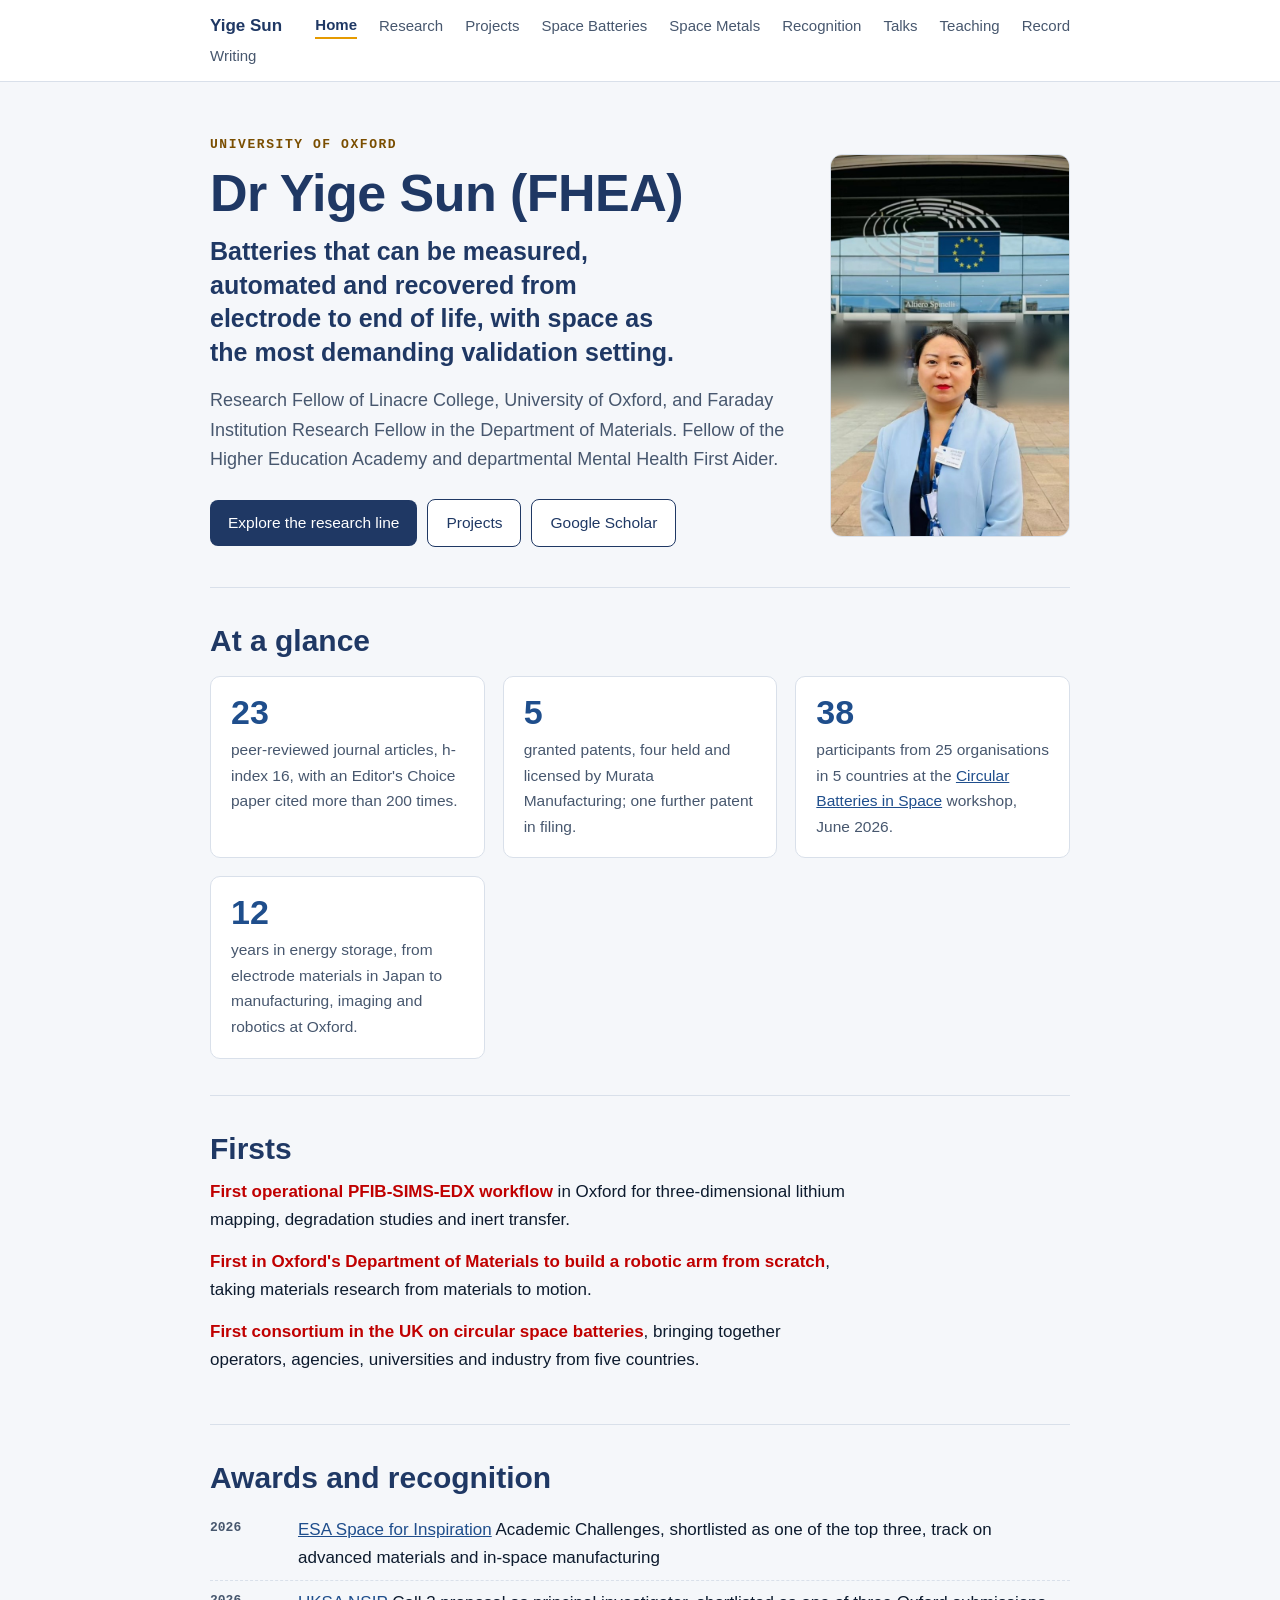
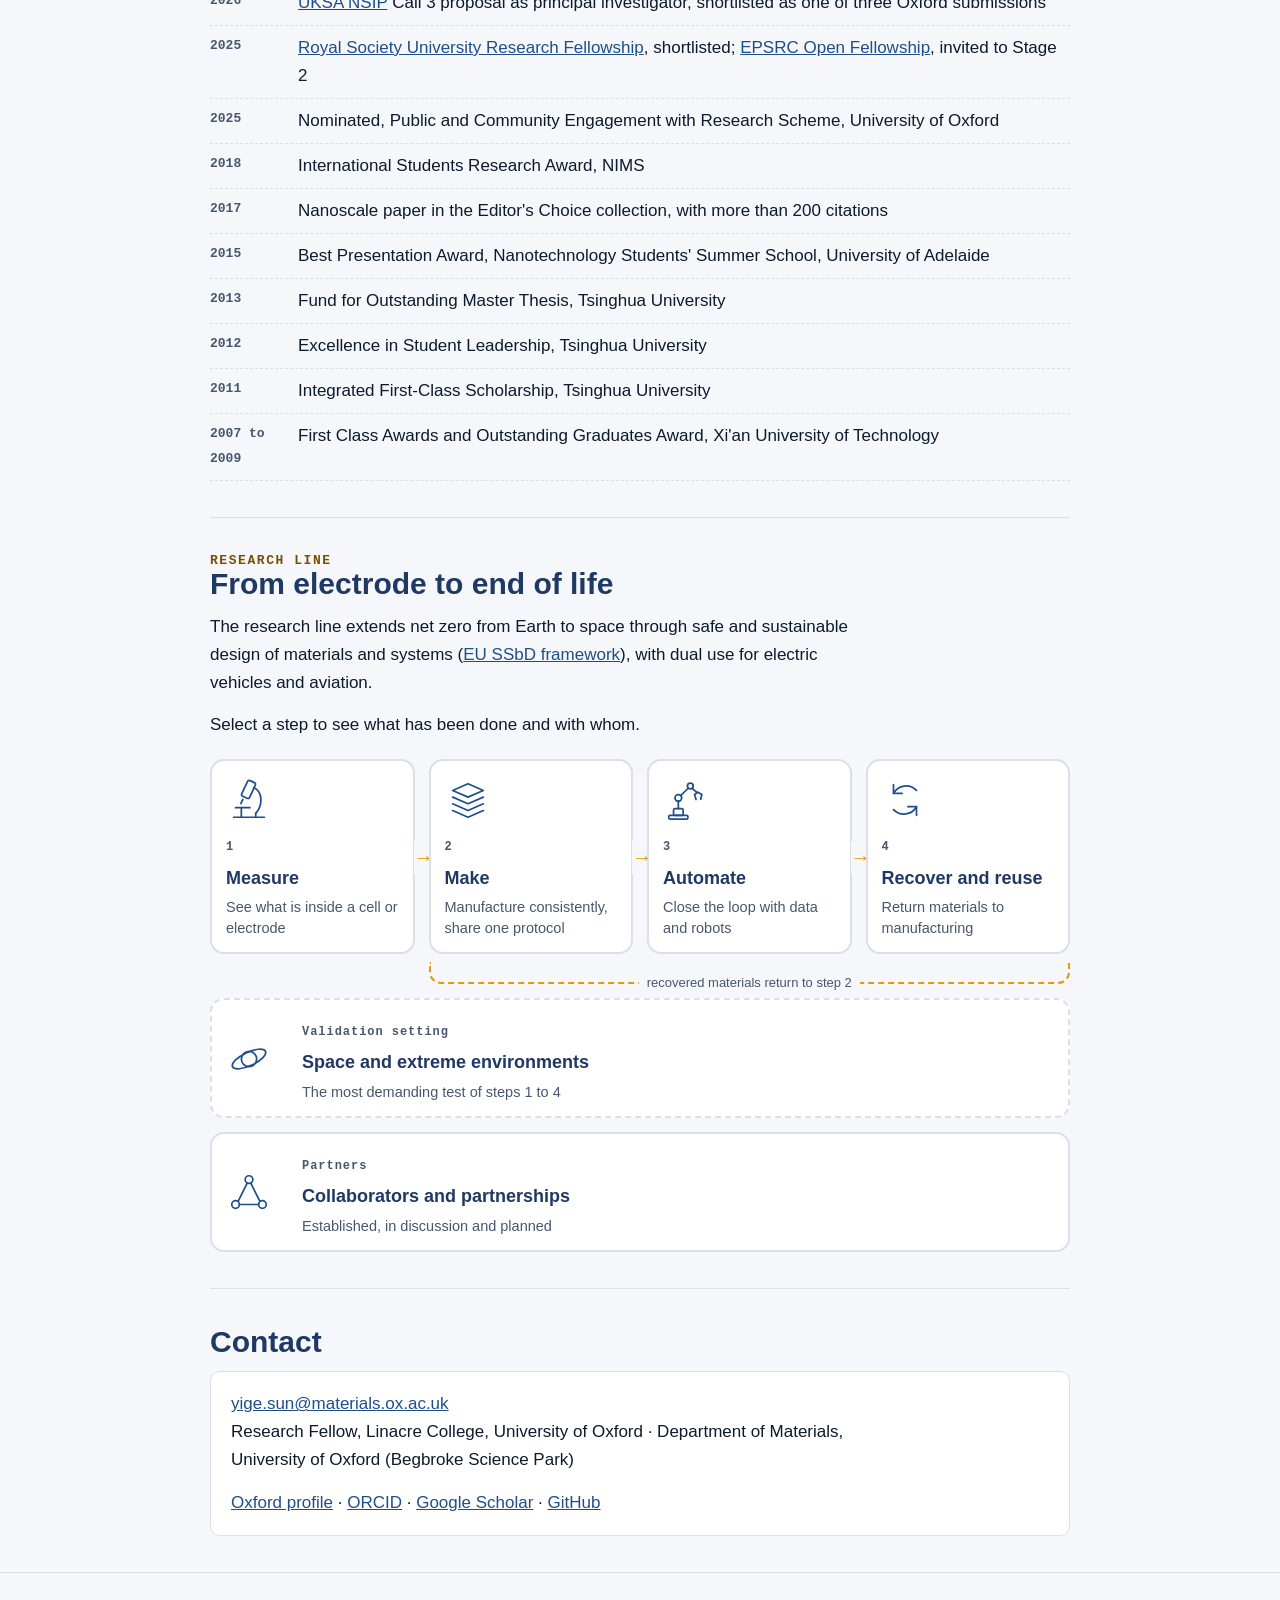
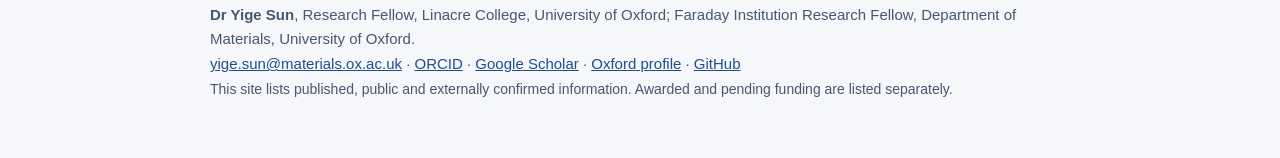
<file: index.html>
<!doctype html><html lang="en"><head><meta charset="utf-8"><meta name="viewport" content="width=device-width,initial-scale=1"><title>Dr Yige Sun | Measurable, automated and circular batteries</title><meta name="description" content="Dr Yige Sun, University of Oxford: batteries that can be measured, automated and recovered from electrode to end of life."><link rel="stylesheet" href="assets/style.css"></head><body>
<nav><div class="wrap"><a class="brand" href="index.html">Yige Sun</a><a class="l" href="index.html" aria-current=page>Home</a><a class="l" href="research.html">Research</a><a class="l" href="projects.html">Projects</a><a class="l" href="space-batteries.html">Space Batteries</a><a class="l" href="space-metals.html">Space Metals</a><a class="l" href="recognition.html">Recognition</a><a class="l" href="talks.html">Talks</a><a class="l" href="teaching.html">Teaching</a><a class="l" href="record.html">Record</a><a class="l" href="writing.html">Writing</a></div></nav>
<main class="wrap">
<header class="hero"><div class="herogrid"><div><div class="eyebrow">University of Oxford</div>
<h1>Dr Yige Sun (FHEA)</h1>
<p class="mission">Batteries that can be measured, automated and recovered from electrode to end of life, with space as the most demanding validation setting.</p>
<p class="lede" style="font-size:18px">Research Fellow of Linacre College, University of Oxford, and Faraday Institution Research Fellow in the Department of Materials. Fellow of the Higher Education Academy and departmental Mental Health First Aider.</p>
<a class="btn" href="#chain">Explore the research line</a><a class="btn alt" href="projects.html">Projects</a><a class="btn alt" href="https://scholar.google.co.uk/citations?user=p5d-u5sAAAAJ&hl=en">Google Scholar</a></div>
<img src="assets/photo.jpg" alt="Yige Sun at the European Parliament, Brussels, September 2026"></div></header>
<section><h2>At a glance</h2><div class="grid">
<div class="card"><span class="big">23</span><p>peer-reviewed journal articles, h-index 16, with an Editor's Choice paper cited more than 200 times.</p></div>
<div class="card"><span class="big">5</span><p>granted patents, four held and licensed by Murata Manufacturing; one further patent in filing.</p></div>
<div class="card"><span class="big">38</span><p>participants from 25 organisations in 5 countries at the <a href="https://hzgezi-lynette.github.io/circular-space-batt/">Circular Batteries in Space</a> workshop, June 2026.</p></div>
<div class="card"><span class="big">12</span><p>years in energy storage, from electrode materials in Japan to manufacturing, imaging and robotics at Oxford.</p></div></div></section>
<section><h2>Firsts</h2>
<p><b class="k">First operational PFIB-SIMS-EDX workflow</b> in Oxford for three-dimensional lithium mapping, degradation studies and inert transfer.</p>
<p><b class="k">First in Oxford's Department of Materials to build a robotic arm from scratch</b>, taking materials research from materials to motion.</p>
<p><b class="k">First consortium in the UK on circular space batteries</b>, bringing together operators, agencies, universities and industry from five countries.</p></section>
<section><h2>Awards and recognition</h2><ul class="aw"><li><span class="y">2026</span><span><a href="https://lnkd.in/p/dPvu4RFf">ESA Space for Inspiration</a> Academic Challenges, shortlisted as one of the top three, track on advanced materials and in-space manufacturing</span></li><li><span class="y">2026</span><span><a href="https://lnkd.in/p/e6Y6vdMH">UKSA NSIP</a> Call 3 proposal as principal investigator, shortlisted as one of three Oxford submissions</span></li><li><span class="y">2025</span><span><a href="https://royalsociety.org/grants-schemes-awards/grants/university-research/">Royal Society University Research Fellowship</a>, shortlisted; <a href="https://www.ukri.org/opportunity/epsrc-open-fellowships-dec-2023-responsive-mode/">EPSRC Open Fellowship</a>, invited to Stage 2</span></li><li><span class="y">2025</span><span>Nominated, Public and Community Engagement with Research Scheme, University of Oxford</span></li><li><span class="y">2018</span><span>International Students Research Award, NIMS</span></li><li><span class="y">2017</span><span>Nanoscale paper in the Editor's Choice collection, with more than 200 citations</span></li><li><span class="y">2015</span><span>Best Presentation Award, Nanotechnology Students' Summer School, University of Adelaide</span></li><li><span class="y">2013</span><span>Fund for Outstanding Master Thesis, Tsinghua University</span></li><li><span class="y">2012</span><span>Excellence in Student Leadership, Tsinghua University</span></li><li><span class="y">2011</span><span>Integrated First-Class Scholarship, Tsinghua University</span></li><li><span class="y">2007 to 2009</span><span>First Class Awards and Outstanding Graduates Award, Xi'an University of Technology</span></li></ul></section>
<section id="chain"><div class="eyebrow">Research line</div>
<h2>From electrode to end of life</h2>
<p>The research line extends net zero from Earth to space through safe and sustainable design of materials and systems (<a href="https://research-and-innovation.ec.europa.eu/research-area/industrial-research-and-innovation/chemicals-and-advanced-materials/safe-and-sustainable-design_en">EU SSbD framework</a>), with dual use for electric vehicles and aviation.</p>
<p>Select a step to see what has been done and with whom.</p>
<div class="chain">
<button class="node " data-p="p1" aria-expanded="false"><svg viewBox="0 0 48 48"><rect x="19" y="4" width="9" height="18" rx="2" transform="rotate(25 23.5 13)"/><path d="M17.5 23.5l-2 4.2"/><path d="M10 32h15"/><path d="M29 11c9 4 10 18 2 27"/><path d="M8 42h32"/><path d="M31 38v4"/><path d="M16 32v10"/></svg><div><span class="n">1</span><h3>Measure</h3><p>See what is inside a cell or electrode</p></div></button>
<button class="node " data-p="p2" aria-expanded="false"><svg viewBox="0 0 48 48"><path d="M24 7l16 7-16 7-16-7z"/><path d="M8 21l16 7 16-7"/><path d="M8 28l16 7 16-7"/><path d="M8 35l16 7 16-7"/></svg><div><span class="n">2</span><h3>Make</h3><p>Manufacture consistently, share one protocol</p></div></button>
<button class="node " data-p="p3" aria-expanded="false"><svg viewBox="0 0 48 48"><rect x="6" y="40" width="20" height="4" rx="1.5"/><rect x="11" y="33" width="10" height="7" rx="1.5"/><path d="M16 33V25"/><circle cx="16" cy="22" r="3.5"/><path d="M18.5 19.5L26 12"/><circle cx="28.5" cy="9.5" r="3"/><path d="M30.5 11.8l5 4.5"/><path d="M33 18.5l3-2.8 4.5 2.5M33 18.5l1.5 5M40.5 18.2l-1.2 5"/></svg><div><span class="n">3</span><h3>Automate</h3><p>Close the loop with data and robots</p></div></button>
<button class="node " data-p="p4" aria-expanded="false"><svg viewBox="0 0 48 48"><path d="M36 14a15 15 0 0 0-24 3"/><path d="M12 8v9h9"/><path d="M12 34a15 15 0 0 0 24-3"/><path d="M36 40v-9h-9"/></svg><div><span class="n">4</span><h3>Recover and reuse</h3><p>Return materials to manufacturing</p></div></button>
<div class="loopbar"><span>recovered materials return to step 2</span></div>
<button class="node wide dash" data-p="p5" aria-expanded="false"><svg viewBox="0 0 48 48"><circle cx="24" cy="24" r="8"/><ellipse cx="24" cy="24" rx="19" ry="7" transform="rotate(-25 24 24)"/></svg><div><span class="n">Validation setting</span><h3>Space and extreme environments</h3><p>The most demanding test of steps 1 to 4</p></div></button>
<button class="node wide" data-p="p6" aria-expanded="false"><svg viewBox="0 0 48 48"><circle cx="24" cy="10" r="4"/><circle cx="10" cy="36" r="4"/><circle cx="38" cy="36" r="4"/><path d="M22 14l-9 18M26 14l9 18M14 36h20"/></svg><div><span class="n">Partners</span><h3>Collaborators and partnerships</h3><p>Established, in discussion and planned</p></div></button>
</div>
<div class="panel" id="p1"><h3>1 Measure: see what is inside</h3>
<h4>Done</h4><ul>
<li><b class="k">Oxford's first operational PFIB-SIMS-EDX workflow</b>: quantified three-dimensional lithium maps in electrodes, now transferable to solid-state cells; 11 publications and 6 oral presentations.</li>
<li>Correlative imaging and spectroscopy: SEM-EDX, low-voltage and hyperspectral SEM, Raman, FTIR, XPS, XRD (including glovebox XRD), collaborative X-ray CT.</li>
<li><a href="https://www.sciencedirect.com/science/article/pii/S096843282400163X?via%3Dihub">Micron 190 (2025) 103746</a>; <a href="https://pubs.rsc.org/nr/article-abstract/9/7/2585/529715/Comparison-of-reduction-products-from-graphite?redirectedFrom=fulltext">Nanoscale 9 (2017) 2585</a>, Editor's Choice with more than 200 citations.</li></ul>
<h4>Collaborators</h4><ul><li>Prof Patrick Grant FREng (Oxford Materials, co-author of the PFIB-SIMS-EDX papers)</li><li>Prof Paul Shearing FREng (X-ray CT and Doyle-Fuller-Newman modelling)</li><li>NPL: <a href="https://www.npl.co.uk/measurement-for-business">NPL Measurement for Business</a> submission on low-temperature sample transfer to Raman <span class="tag plan">submitted</span></li></ul></div>

<div class="panel" id="p2"><h3>2 Make: manufacture consistently and share the protocol</h3>
<h4>Done</h4><ul>
<li>Electrode manufacturing research: slurry formulation, multilayer and bilayer coatings, drying effects, phase-inversion electrodes; 3D-printed structural electrodes by wax templating.</li>
<li><b class="k"><a href="https://nextrode.web.ox.ac.uk/">NEXTRODE</a> Phase 1 coordinator</b>: aligned five institutions on one electrode and pouch-cell SOP; designed the shared data template, wrote the recording SOP and merged the partners' data.</li>
<li>Hands-on cell assembly and testing: Li-ion, Na-ion, solid-state, Li-ion capacitors; 400°C PEEK extrusion and 3D printing.</li>
<li>Selected papers: J. Mater. Chem. A 10 (2022) 10593 (drying); J. Colloid Interface Sci. 655 (2024) 518 (multilayer electrodes).</li></ul>
<h4>Planned</h4><ul><li>Circular polymer filaments (PEEK/CNF, PVDF) for 3D printing: originated and leading the Royce <a href="https://www.royce.ac.uk/?p=8718">Industrial Collaboration Programme</a> Round 7 application <span class="tag plan">in preparation</span></li></ul>
<h4>Collaborators</h4><ul><li>Faraday Institution and the NEXTRODE partner institutions; Prof Patrick Grant FREng</li><li>University of Glasgow NextSpace TestRig (polymer filaments)</li><li><a href="https://gow.epsrc.ukri.org/NGBOViewGrant.aspx?GrantRef=EP/M009521/1">EPSRC Enabling Next-Generation Li-ion Batteries</a></li></ul></div>

<div class="panel" id="p3"><h3>3 Automate: close the loop with data and robots</h3>
<h4>Done</h4><ul>
<li>A <a href="https://lnkd.in/p/eyZQNBhz">six-degree-of-freedom robotic arm</a> built from scratch with <a href="https://www.oxramsociety.org/">OxRAM</a>: mechanics, actuation, ROS-based control, open-access code and <a href="https://github.com/OxRAMSociety/RobotArm/tree/main/Tutorials">ROS lectures</a>.</li>
<li>SEM Parameter Optimiser and a failure-aware LLM workflow for instrument data; Python for image recognition, 3D-printer control and data processing; MATLAB, CAD and Blender.</li>
<li>Main contributor to Oxford's <b class="k">GBP 6.4M automation lab bid</b> and to the Oxford Materials DSIT Sovereign AI <a href="https://www.gov.uk/government/publications/sovereign-ai-open-call-autonomous-labs">Autonomous Labs proposal</a>, with Prof Jason Smith and Prof Paul Shearing FREng; discussions with NPL on its automation lab.</li>
<li>Only battery specialist at the <a href="https://aria.org.uk/insights/robot-locomotion">ARIA Robot Locomotion</a> workshop (30 June to 1 July 2026).</li>
<li>Lead of the OxRAM student robotics team since 2020: six robotics projects, open-access code and training resources. The initiative led to a spin-out company, Oxford Robotics and Additive Manufacturing Group Ltd, which I founded.</li>
<li>A student I mentored delivered <a href="https://github.com/OxRAMSociety/RobotArm/tree/main/Tutorials">six ROS lectures</a> and went on to a robotics DPhil at Oxford; four participants progressed to robotics MSc or PhD programmes in the United States, the United Kingdom and Switzerland.</li></ul>
<figure class="rb wide2"><img src="assets/talk-materials-to-motion.jpg" alt="Title slide: From Materials to Motion, Engineering a Robotic Arm and Exploring Digital Integration"><figcaption>Department of Materials seminar, 2026: <i>From Materials to Motion: Engineering a Robotic Arm and Exploring Digital Integration</i>, with Jia Sen Law.</figcaption></figure>
<figure class="rb"><img src="assets/robot-arm.jpg" alt="Yige Sun with the six-degree-of-freedom robotic arm built with OxRAM"><figcaption>The six-degree-of-freedom robotic arm built from scratch with the OxRAM society. <a href="https://github.com/OxRAMSociety">Code on Robotics</a></figcaption></figure>
<h4>Collaborators</h4><ul><li>Prof Jason Smith and Prof Paul Shearing FREng (Oxford Materials)</li><li>OxRAM society; Manufacturing Technology Centre (robotic battery tear-down)</li><li>NPL</li></ul></div>

<div class="panel" id="p4"><h3>4 Recover and reuse: from end of life back to manufacturing</h3>
<h4>Done</h4><ul>
<li><b class="k">First consortium in the UK on circular space batteries</b>: inaugural workshop, 22 June 2026, Oxford, with <b class="k">38 participants from 25 organisations in 5 countries</b>; concept paper and policy briefing.</li>
<li><a href="https://longitudeprize.org/">Longitude Prize</a> workshop on space batteries, 12 November 2026: the Longitude Prize team (Nesta and Challenge Works) is exploring the concept as a potential national prize challenge.</li>
<li><b class="k">Space Metals</b>: recovery and refining of metals from decommissioned spacecraft; <a href="https://lnkd.in/p/dPvu4RFf">ESA Space for Inspiration 2026</a>, shortlisted as one of the top three; patent application in filing.</li>
<li>Policy and technical reports: <a href="https://sa.catapult.org.uk/digital-library/technical-considerations-for-serviceable-spacecraft/">Technical Considerations for Serviceable Spacecraft</a> (Satellite Applications Catapult, 2025, energy-systems section); <a href="https://www.imeche.org/policy-and-press/reports/detail/unlocking-the-potential-of-metamaterials">Unlocking the Potential of Metamaterials</a> (<a href="https://www.imeche.org/policy-and-press/reports/detail/unlocking-the-potential-of-metamaterials">IMechE</a>, 2025).</li>
<li>Market validation interviews, December 2026 to March 2027.</li></ul>
<h4>Collaborators</h4><ul><li>Prof Martin Freer, Satellite Applications Catapult, Henry Royce Institute, Faraday Institution, OPEN</li><li>Industry: Altilium, D-Orbit, ClearSpace, Astroscale</li><li>In discussion: University of Luxembourg, ESA contacts, Space Applications Services (ICE Cubes) <span class="tag plan">in discussion</span></li></ul></div>

<div class="panel" id="p5"><h3>Space and extreme environments: the most demanding validation setting</h3>
<p>The same four steps are tested where conditions are hardest. Measurement at low temperature and without air exposure, robotic handling in microgravity and recovery that does not depend on gravity apply to batteries on Earth as well.</p>
<ul><li><b class="k">UKSA <a href="https://lnkd.in/p/e6Y6vdMH">NSIP Call 3</a> proposal as principal investigator</b> (GBP 1.0M, <a href="https://lnkd.in/p/e6Y6vdMH">AI-Driven Designing for Disassembly</a>), shortlisted as one of three Oxford submissions; outcome pending.</li>
<li>Low-temperature sample transfer to Raman (NPL Measurement for Business, submitted); inert transfer workflows in Oxford.</li>
<li>Staged route to microgravity samples under discussion: drop-tower style free fall, longer microgravity, then the ISS <span class="tag plan">in discussion</span></li>
<li><a href="https://www.nasa.gov/batteryworkshop">NASA Aerospace Battery Workshop</a> (2024); <a href="https://lnkd.in/p/d5xUKqBY">ESA Strategy Forum on Space-Based Data Centres</a> (2026); <a href="https://lnkd.in/p/eJEa42eU">European Commission JRC and European Parliament High-Level Conference</a> on Raw Materials (2026).</li></ul></div>

<div class="panel" id="p6"><h3>Collaborators and partnerships</h3>
<h4>Established</h4><ul><li><b>Oxford</b>: Prof Patrick Grant FREng, Prof Paul Shearing FREng, Prof Jason Smith, OxRAM society</li><li><b>Programmes and agencies</b>: Faraday Institution, Henry Royce Institute, Satellite Applications Catapult, NPL, OPEN, Linacre College</li><li><b>Industry</b>: Altilium, D-Orbit, ClearSpace, Astroscale</li><li><b>Japan</b>: NIMS (four years of research), Murata Manufacturing (licensed patents), invited talks at NIMS and AIST</li></ul>
<h4>In discussion or planned</h4><ul><li>University of Luxembourg; ESA; Space Applications Services (ICE Cubes); University of Glasgow NextSpace TestRig</li><li>Nesta and Challenge Works (Longitude Prize)</li></ul></div>
</section>
<section><h2>Contact</h2><div class="contact"><p><a href="mailto:yige.sun@materials.ox.ac.uk">yige.sun@materials.ox.ac.uk</a><br>Research Fellow, Linacre College, University of Oxford · Department of Materials, University of Oxford (Begbroke Science Park)</p>
<p style="margin:0"><a href="https://materialsoutreach.web.ox.ac.uk/people/dr-yige-sun">Oxford profile</a> · <a href="https://orcid.org/0000-0001-8661-8642">ORCID</a> · <a href="https://scholar.google.co.uk/citations?user=p5d-u5sAAAAJ&hl=en">Google Scholar</a> · <a href="https://github.com/OxRAMSociety">GitHub</a></p></div></section>
<script src="assets/chain.js"></script>
</main>
<footer><div class="wrap"><b>Dr Yige Sun</b>, Research Fellow, Linacre College, University of Oxford; Faraday Institution Research Fellow, Department of Materials, University of Oxford.<br>
<a href="mailto:yige.sun@materials.ox.ac.uk">yige.sun@materials.ox.ac.uk</a> · <a href="https://orcid.org/0000-0001-8661-8642">ORCID</a> · <a href="https://scholar.google.co.uk/citations?user=p5d-u5sAAAAJ&hl=en">Google Scholar</a> · <a href="https://materialsoutreach.web.ox.ac.uk/people/dr-yige-sun">Oxford profile</a> · <a href="https://github.com/OxRAMSociety">GitHub</a><br>
<span class="note">This site lists published, public and externally confirmed information. Awarded and pending funding are listed separately.</span></div></footer></body></html>
</file>
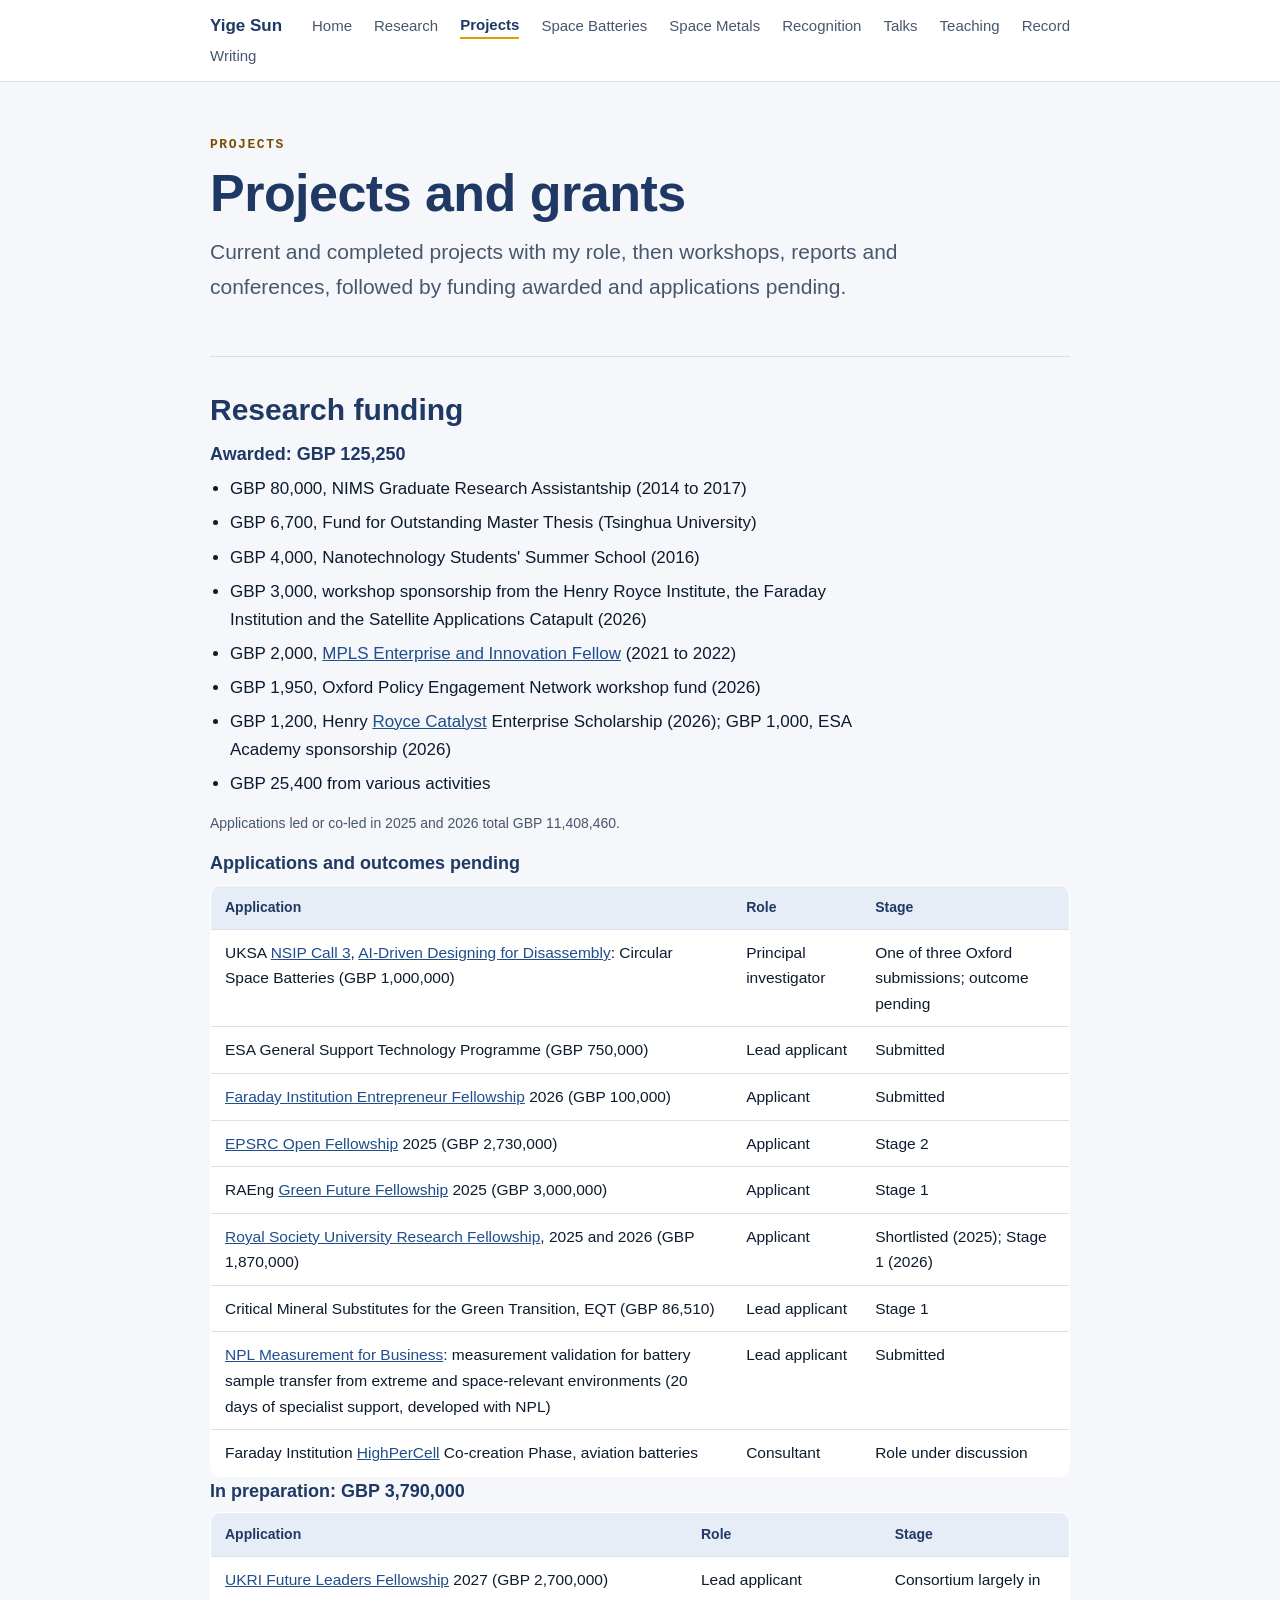
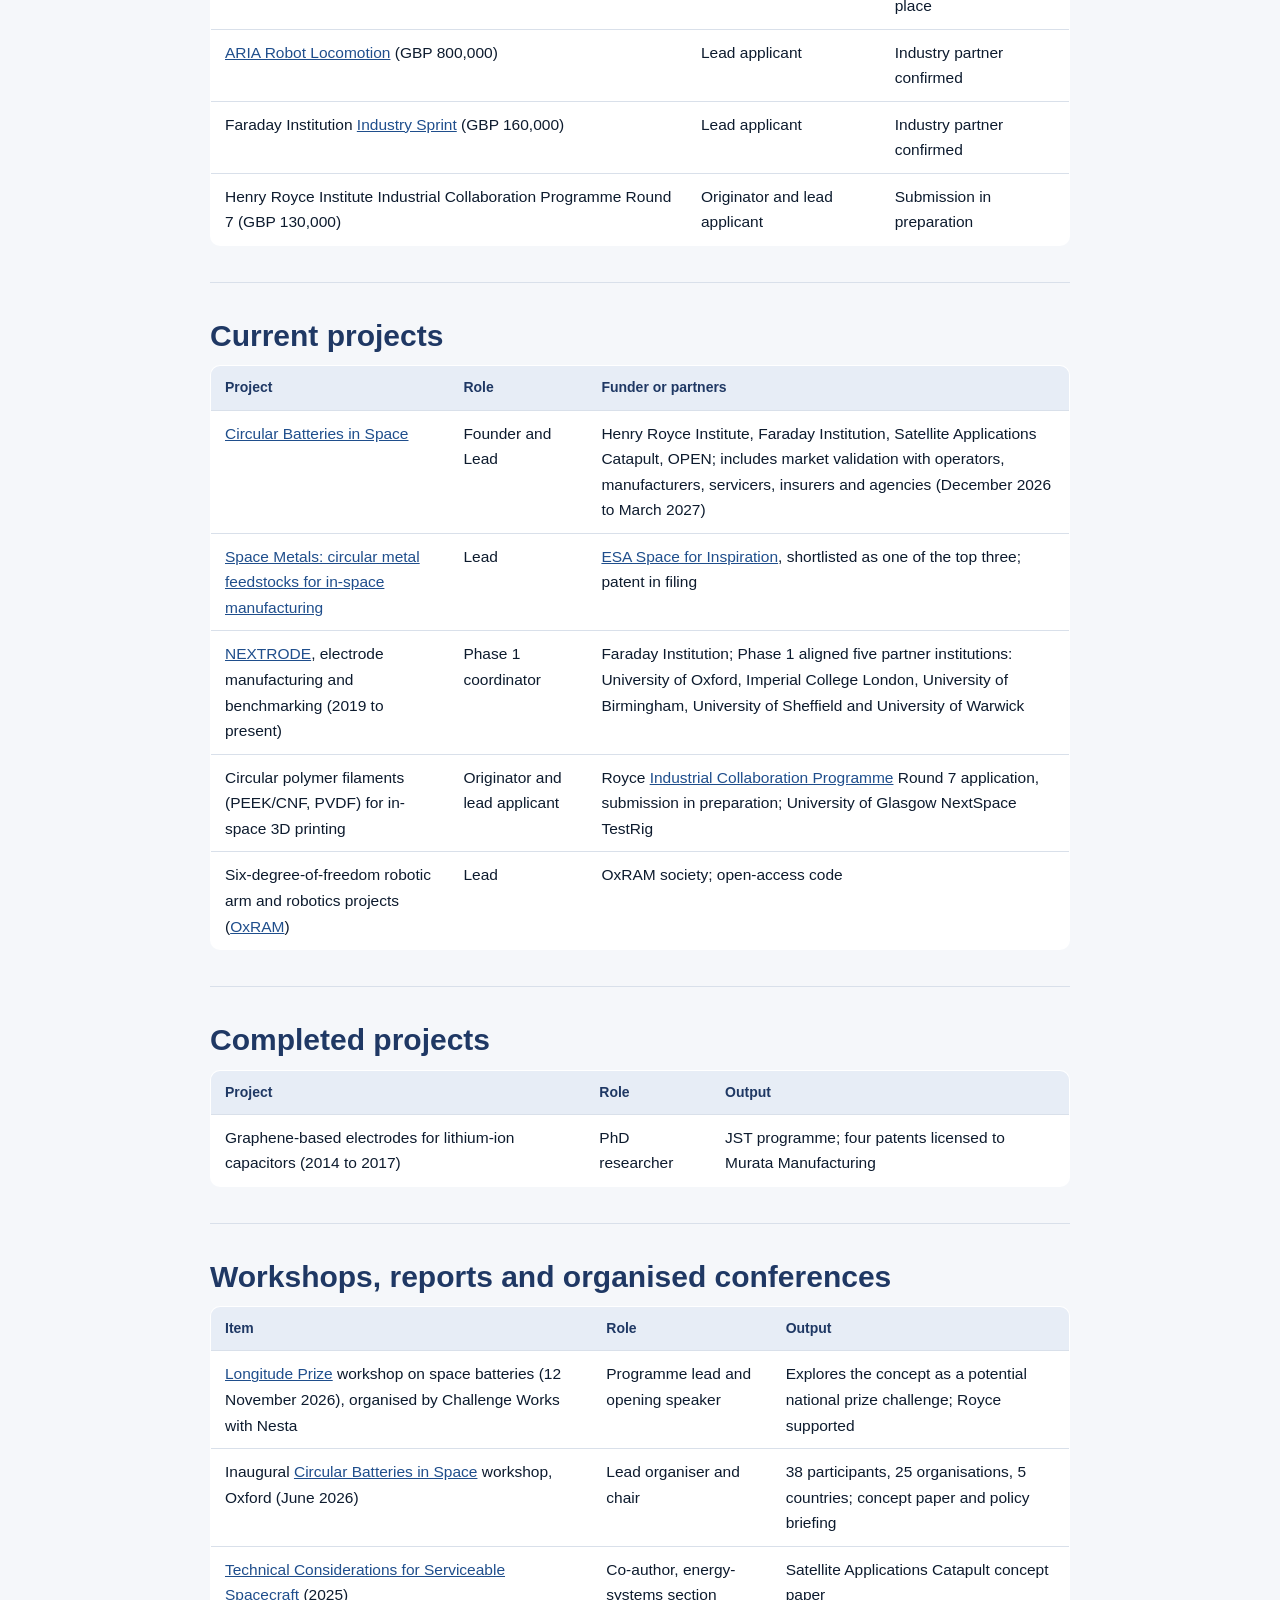
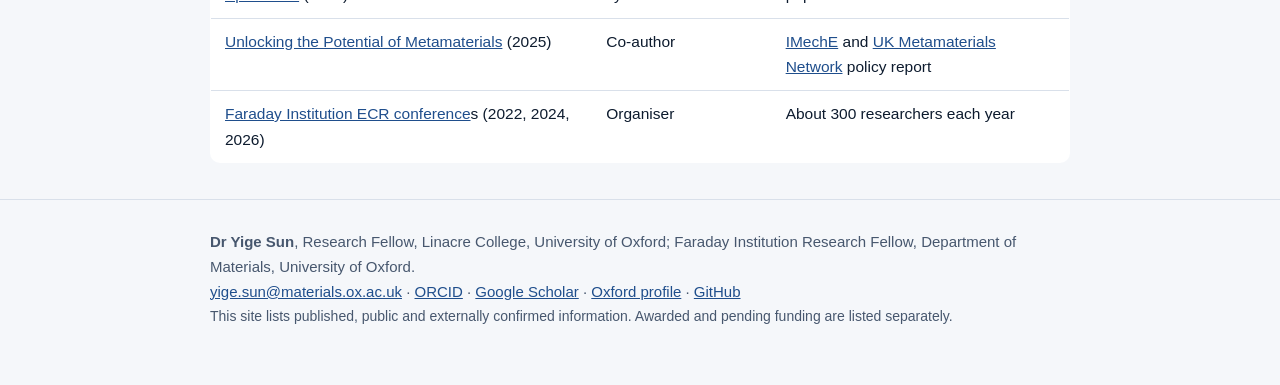
<file: projects.html>
<!doctype html><html lang="en"><head><meta charset="utf-8"><meta name="viewport" content="width=device-width,initial-scale=1"><title>Projects | Dr Yige Sun</title><meta name="description" content="Projects and research funding of Dr Yige Sun, with role and status."><link rel="stylesheet" href="assets/style.css"></head><body>
<nav><div class="wrap"><a class="brand" href="index.html">Yige Sun</a><a class="l" href="index.html">Home</a><a class="l" href="research.html">Research</a><a class="l" href="projects.html" aria-current=page>Projects</a><a class="l" href="space-batteries.html">Space Batteries</a><a class="l" href="space-metals.html">Space Metals</a><a class="l" href="recognition.html">Recognition</a><a class="l" href="talks.html">Talks</a><a class="l" href="teaching.html">Teaching</a><a class="l" href="record.html">Record</a><a class="l" href="writing.html">Writing</a></div></nav>
<main class="wrap">
<header class="hero"><div class="eyebrow">Projects</div><h1>Projects and grants</h1>
<p class="lede">Current and completed projects with my role, then workshops, reports and conferences, followed by funding awarded and applications pending.</p></header>
<section><h2>Research funding</h2>
<h3>Awarded: GBP 125,250</h3>
<ul class="plain"><li>GBP 80,000, NIMS Graduate Research Assistantship (2014 to 2017)</li><li>GBP 6,700, Fund for Outstanding Master Thesis (Tsinghua University)</li><li>GBP 4,000, Nanotechnology Students' Summer School (2016)</li><li>GBP 3,000, workshop sponsorship from the Henry Royce Institute, the Faraday Institution and the Satellite Applications Catapult (2026)</li><li>GBP 2,000, <a href="https://www.mpls.ox.ac.uk/training/enterprise/enterprise-and-innovation-fellowships/enterprise-fellows-blog/why-explore-from-a-woman-in-stem-research">MPLS Enterprise and Innovation Fellow</a> (2021 to 2022)</li><li>GBP 1,950, Oxford Policy Engagement Network workshop fund (2026)</li><li>GBP 1,200, Henry <a href="https://www.royce.ac.uk/training/entrepreneurs/royce-catalyst/">Royce Catalyst</a> Enterprise Scholarship (2026); GBP 1,000, ESA Academy sponsorship (2026)</li><li>GBP 25,400 from various activities</li></ul>
<p class="note">Applications led or co-led in 2025 and 2026 total GBP 11,408,460.</p>
<h3>Applications and outcomes pending</h3>
<table><tr><th>Application</th><th>Role</th><th>Stage</th></tr>
<tr><td>UKSA <a href="https://lnkd.in/p/e6Y6vdMH">NSIP Call 3</a>, <a href="https://lnkd.in/p/e6Y6vdMH">AI-Driven Designing for Disassembly</a>: Circular Space Batteries (GBP 1,000,000)</td><td>Principal investigator</td><td>One of three Oxford submissions; outcome pending</td></tr>
<tr><td>ESA General Support Technology Programme (GBP 750,000)</td><td>Lead applicant</td><td>Submitted</td></tr>
<tr><td><a href="https://www.faraday.ac.uk/opportunities/entrepreneurial-fellowships/">Faraday Institution Entrepreneur Fellowship</a> 2026 (GBP 100,000)</td><td>Applicant</td><td>Submitted</td></tr>
<tr><td><a href="https://www.ukri.org/opportunity/epsrc-open-fellowships-dec-2023-responsive-mode/">EPSRC Open Fellowship</a> 2025 (GBP 2,730,000)</td><td>Applicant</td><td>Stage 2</td></tr>
<tr><td>RAEng <a href="https://raeng.org.uk/green-future-fellowships">Green Future Fellowship</a> 2025 (GBP 3,000,000)</td><td>Applicant</td><td>Stage 1</td></tr>
<tr><td><a href="https://royalsociety.org/grants-schemes-awards/grants/university-research/">Royal Society University Research Fellowship</a>, 2025 and 2026 (GBP 1,870,000)</td><td>Applicant</td><td>Shortlisted (2025); Stage 1 (2026)</td></tr>
<tr><td>Critical Mineral Substitutes for the Green Transition, EQT (GBP 86,510)</td><td>Lead applicant</td><td>Stage 1</td></tr>
<tr><td><a href="https://www.npl.co.uk/measurement-for-business">NPL Measurement for Business</a>: measurement validation for battery sample transfer from extreme and space-relevant environments (20 days of specialist support, developed with NPL)</td><td>Lead applicant</td><td>Submitted</td></tr>
<tr><td>Faraday Institution <a href="https://www.faraday.ac.uk/opportunities/highpercell-cocreation-call-november2025/">HighPerCell</a> Co-creation Phase, aviation batteries</td><td>Consultant</td><td>Role under discussion</td></tr></table>
<h3>In preparation: GBP 3,790,000</h3>
<table><tr><th>Application</th><th>Role</th><th>Stage</th></tr>
<tr><td><a href="https://www.ukri.org/apply-for-funding/our-fellowship-opportunities/future-leaders-fellowships/">UKRI Future Leaders Fellowship</a> 2027 (GBP 2,700,000)</td><td>Lead applicant</td><td>Consortium largely in place</td></tr>
<tr><td><a href="https://aria.org.uk/insights/robot-locomotion">ARIA Robot Locomotion</a> (GBP 800,000)</td><td>Lead applicant</td><td>Industry partner confirmed</td></tr>
<tr><td>Faraday Institution <a href="https://www.faraday.ac.uk/opportunities/industry-sprints/">Industry Sprint</a> (GBP 160,000)</td><td>Lead applicant</td><td>Industry partner confirmed</td></tr>
<tr><td>Henry Royce Institute Industrial Collaboration Programme Round 7 (GBP 130,000)</td><td>Originator and lead applicant</td><td>Submission in preparation</td></tr></table></section>
<section><h2>Current projects</h2>
<table><tr><th>Project</th><th>Role</th><th>Funder or partners</th></tr>
<tr><td><a href="space-batteries.html">Circular Batteries in Space</a></td><td>Founder and Lead</td><td>Henry Royce Institute, Faraday Institution, Satellite Applications Catapult, OPEN; includes market validation with operators, manufacturers, servicers, insurers and agencies (December 2026 to March 2027)</td></tr>
<tr><td><a href="space-metals.html">Space Metals: circular metal feedstocks for in-space manufacturing</a></td><td>Lead</td><td><a href="https://lnkd.in/p/dPvu4RFf">ESA Space for Inspiration</a>, shortlisted as one of the top three; patent in filing</td></tr>
<tr><td><a href="https://nextrode.web.ox.ac.uk/">NEXTRODE</a>, electrode manufacturing and benchmarking (2019 to present)</td><td>Phase 1 coordinator</td><td>Faraday Institution; Phase 1 aligned five partner institutions: University of Oxford, Imperial College London, University of Birmingham, University of Sheffield and University of Warwick</td></tr>
<tr><td>Circular polymer filaments (PEEK/CNF, PVDF) for in-space 3D printing</td><td>Originator and lead applicant</td><td>Royce <a href="https://www.royce.ac.uk/?p=8718">Industrial Collaboration Programme</a> Round 7 application, submission in preparation; University of Glasgow NextSpace TestRig</td></tr>
<tr><td>Six-degree-of-freedom robotic arm and robotics projects (<a href="https://www.oxramsociety.org/">OxRAM</a>)</td><td>Lead</td><td>OxRAM society; open-access code</td></tr>
</table></section>
<section><h2>Completed projects</h2>
<table><tr><th>Project</th><th>Role</th><th>Output</th></tr>
<tr><td>Graphene-based electrodes for lithium-ion capacitors (2014 to 2017)</td><td>PhD researcher</td><td>JST programme; four patents licensed to Murata Manufacturing</td></tr></table></section>
<section><h2>Workshops, reports and organised conferences</h2>
<table><tr><th>Item</th><th>Role</th><th>Output</th></tr>
<tr><td><a href="https://longitudeprize.org/">Longitude Prize</a> workshop on space batteries (12 November 2026), organised by Challenge Works with Nesta</td><td>Programme lead and opening speaker</td><td>Explores the concept as a potential national prize challenge; Royce supported</td></tr>
<tr><td>Inaugural <a href="https://hzgezi-lynette.github.io/circular-space-batt/">Circular Batteries in Space</a> workshop, Oxford (June 2026)</td><td>Lead organiser and chair</td><td>38 participants, 25 organisations, 5 countries; concept paper and policy briefing</td></tr>
<tr><td><a href="https://sa.catapult.org.uk/digital-library/technical-considerations-for-serviceable-spacecraft/">Technical Considerations for Serviceable Spacecraft</a> (2025)</td><td>Co-author, energy-systems section</td><td>Satellite Applications Catapult concept paper</td></tr>
<tr><td><a href="https://www.imeche.org/policy-and-press/reports/detail/unlocking-the-potential-of-metamaterials">Unlocking the Potential of Metamaterials</a> (2025)</td><td>Co-author</td><td><a href="https://www.imeche.org/policy-and-press/reports/detail/unlocking-the-potential-of-metamaterials">IMechE</a> and <a href="https://metamaterials.network/press-release-unlocking-the-potential-of-metamaterials/">UK Metamaterials Network</a> policy report</td></tr>
<tr><td><a href="https://faradayecrconference.org.uk/">Faraday Institution ECR conference</a>s (2022, 2024, 2026)</td><td>Organiser</td><td>About 300 researchers each year</td></tr></table></section>
</main>
<footer><div class="wrap"><b>Dr Yige Sun</b>, Research Fellow, Linacre College, University of Oxford; Faraday Institution Research Fellow, Department of Materials, University of Oxford.<br>
<a href="mailto:yige.sun@materials.ox.ac.uk">yige.sun@materials.ox.ac.uk</a> · <a href="https://orcid.org/0000-0001-8661-8642">ORCID</a> · <a href="https://scholar.google.co.uk/citations?user=p5d-u5sAAAAJ&hl=en">Google Scholar</a> · <a href="https://materialsoutreach.web.ox.ac.uk/people/dr-yige-sun">Oxford profile</a> · <a href="https://github.com/OxRAMSociety">GitHub</a><br>
<span class="note">This site lists published, public and externally confirmed information. Awarded and pending funding are listed separately.</span></div></footer></body></html>
</file>
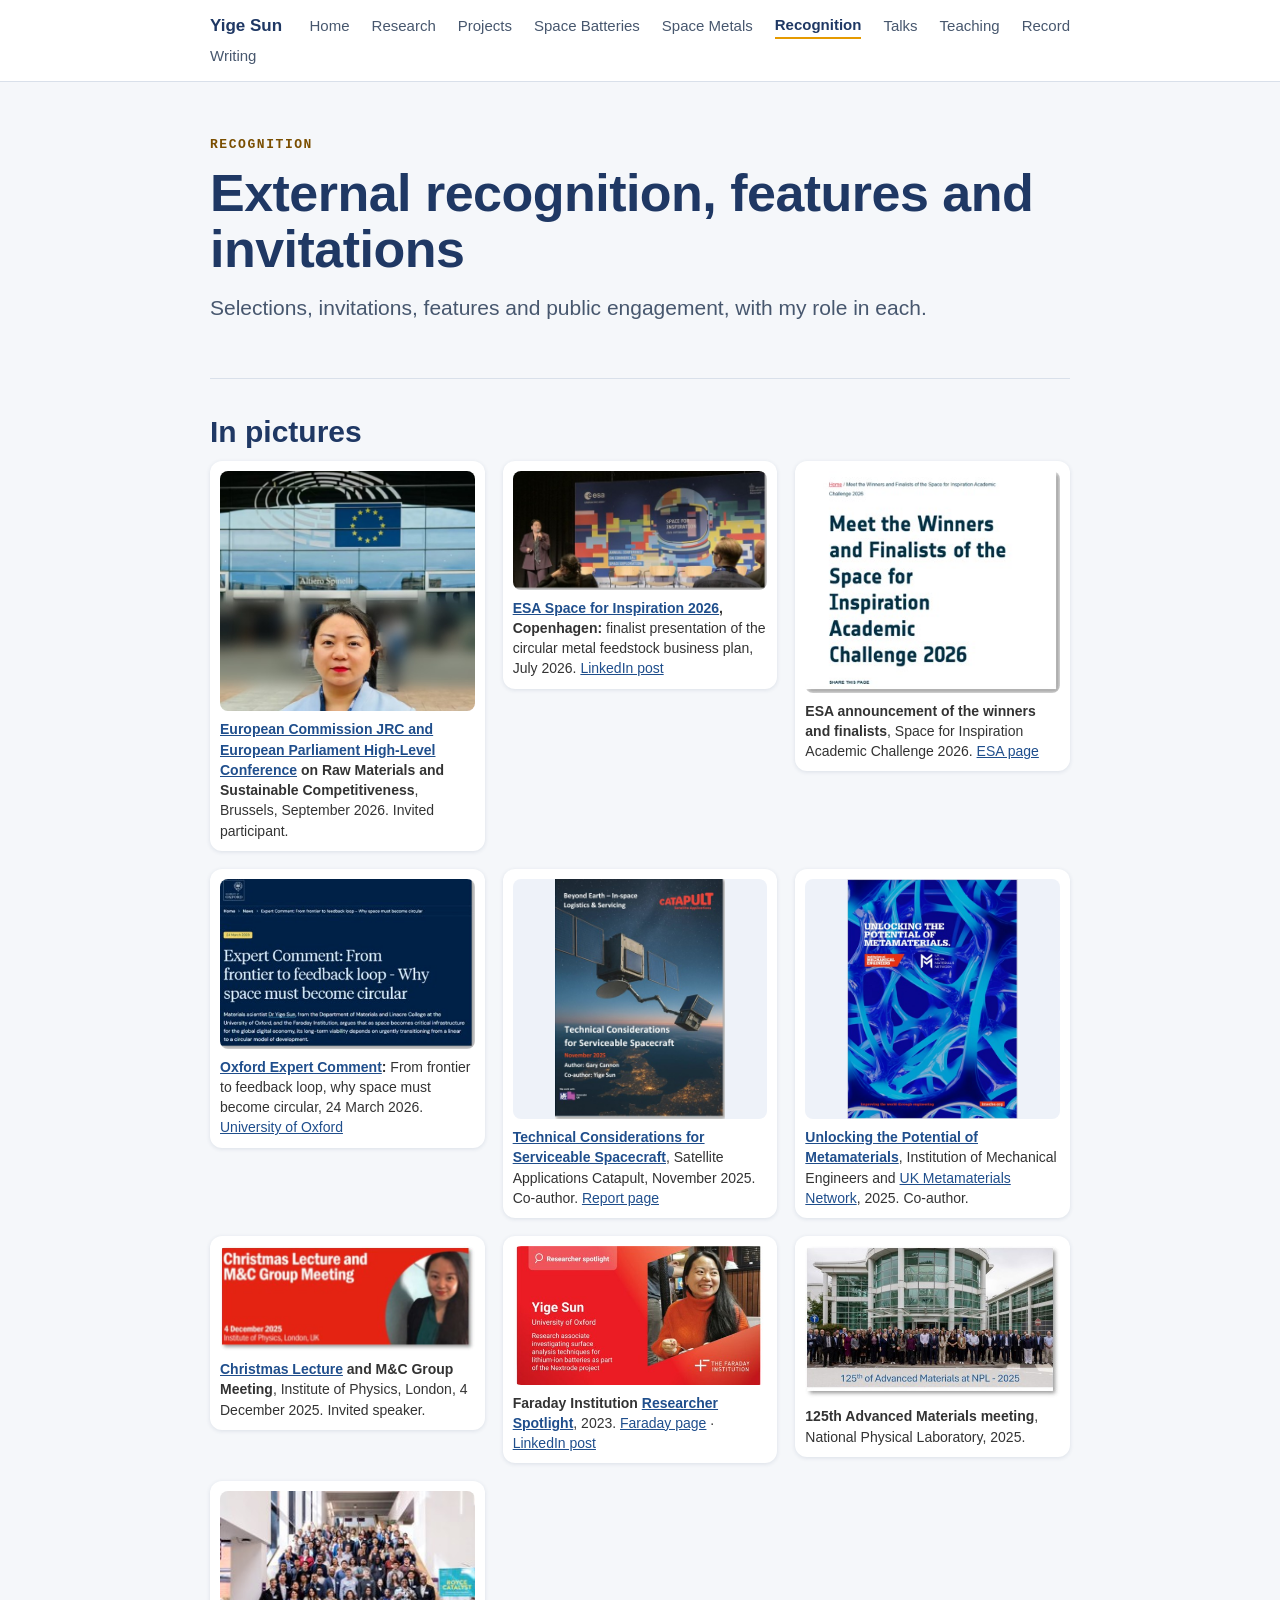
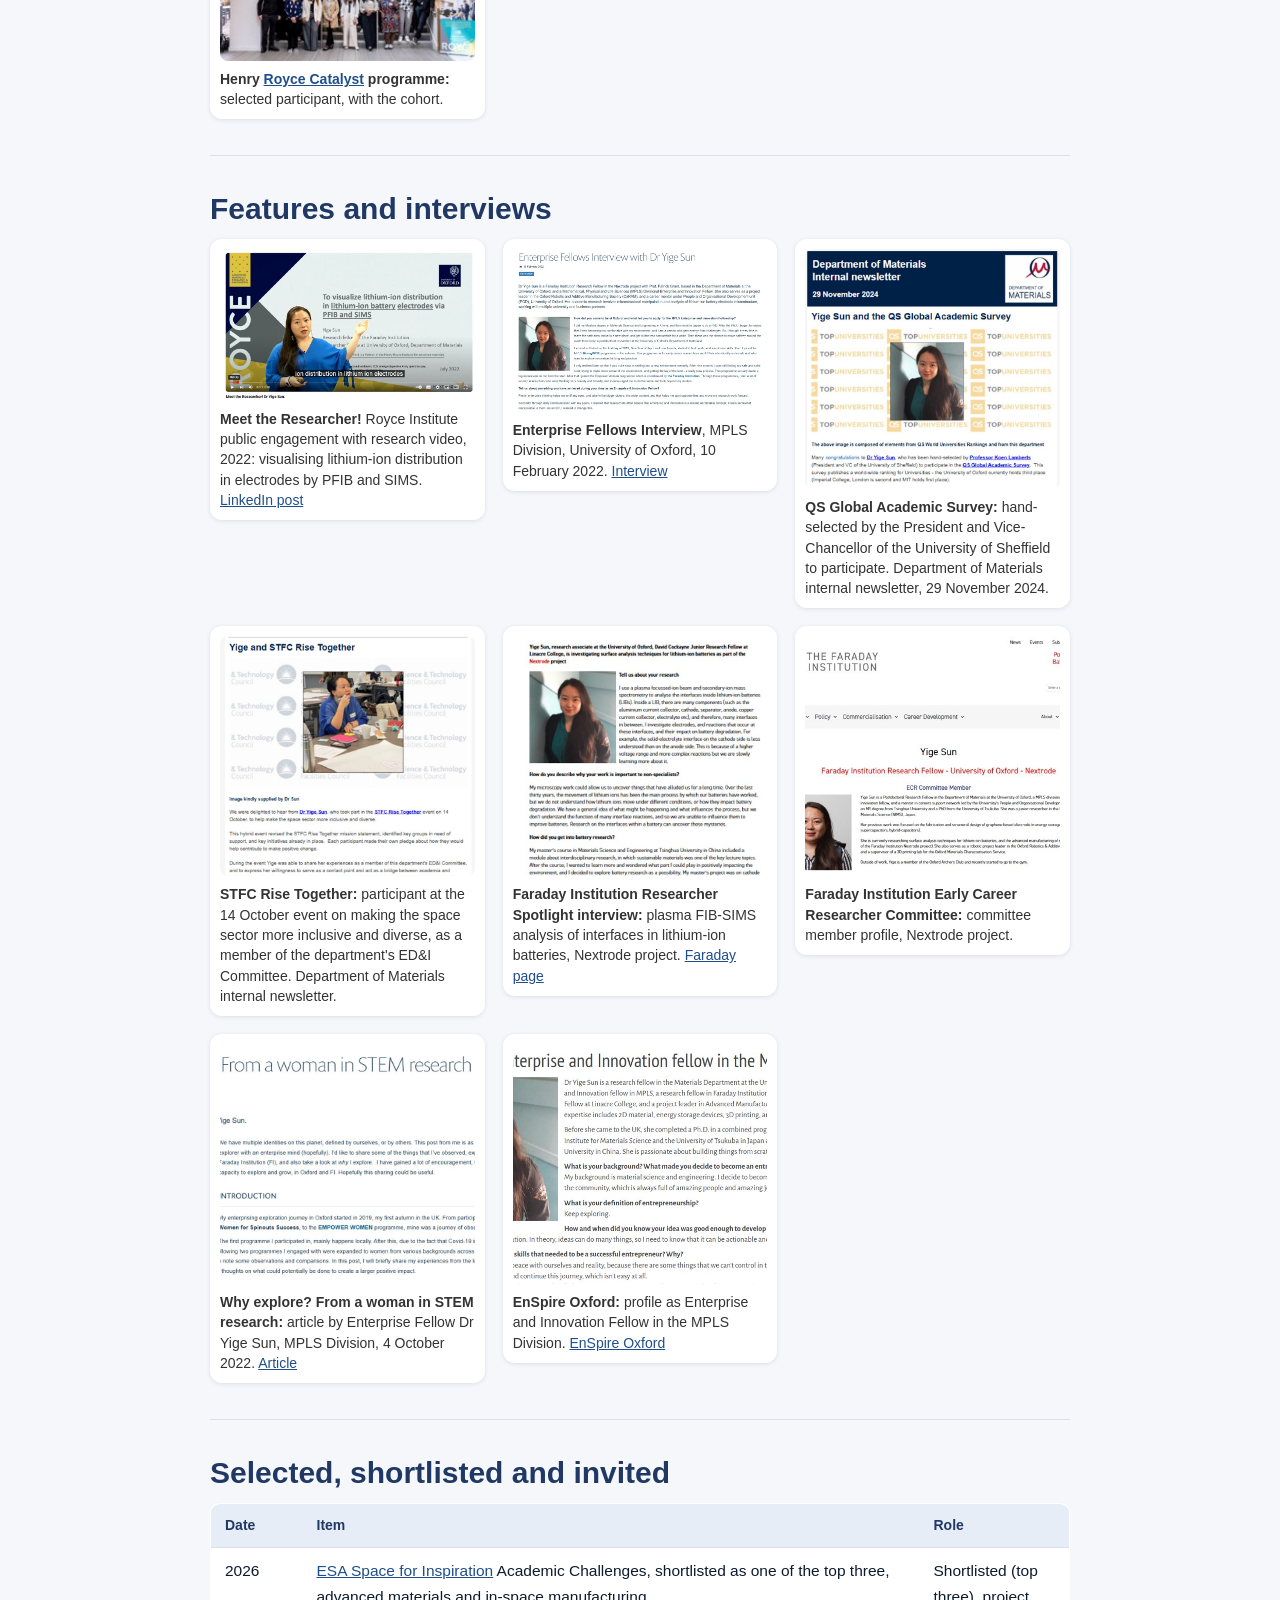
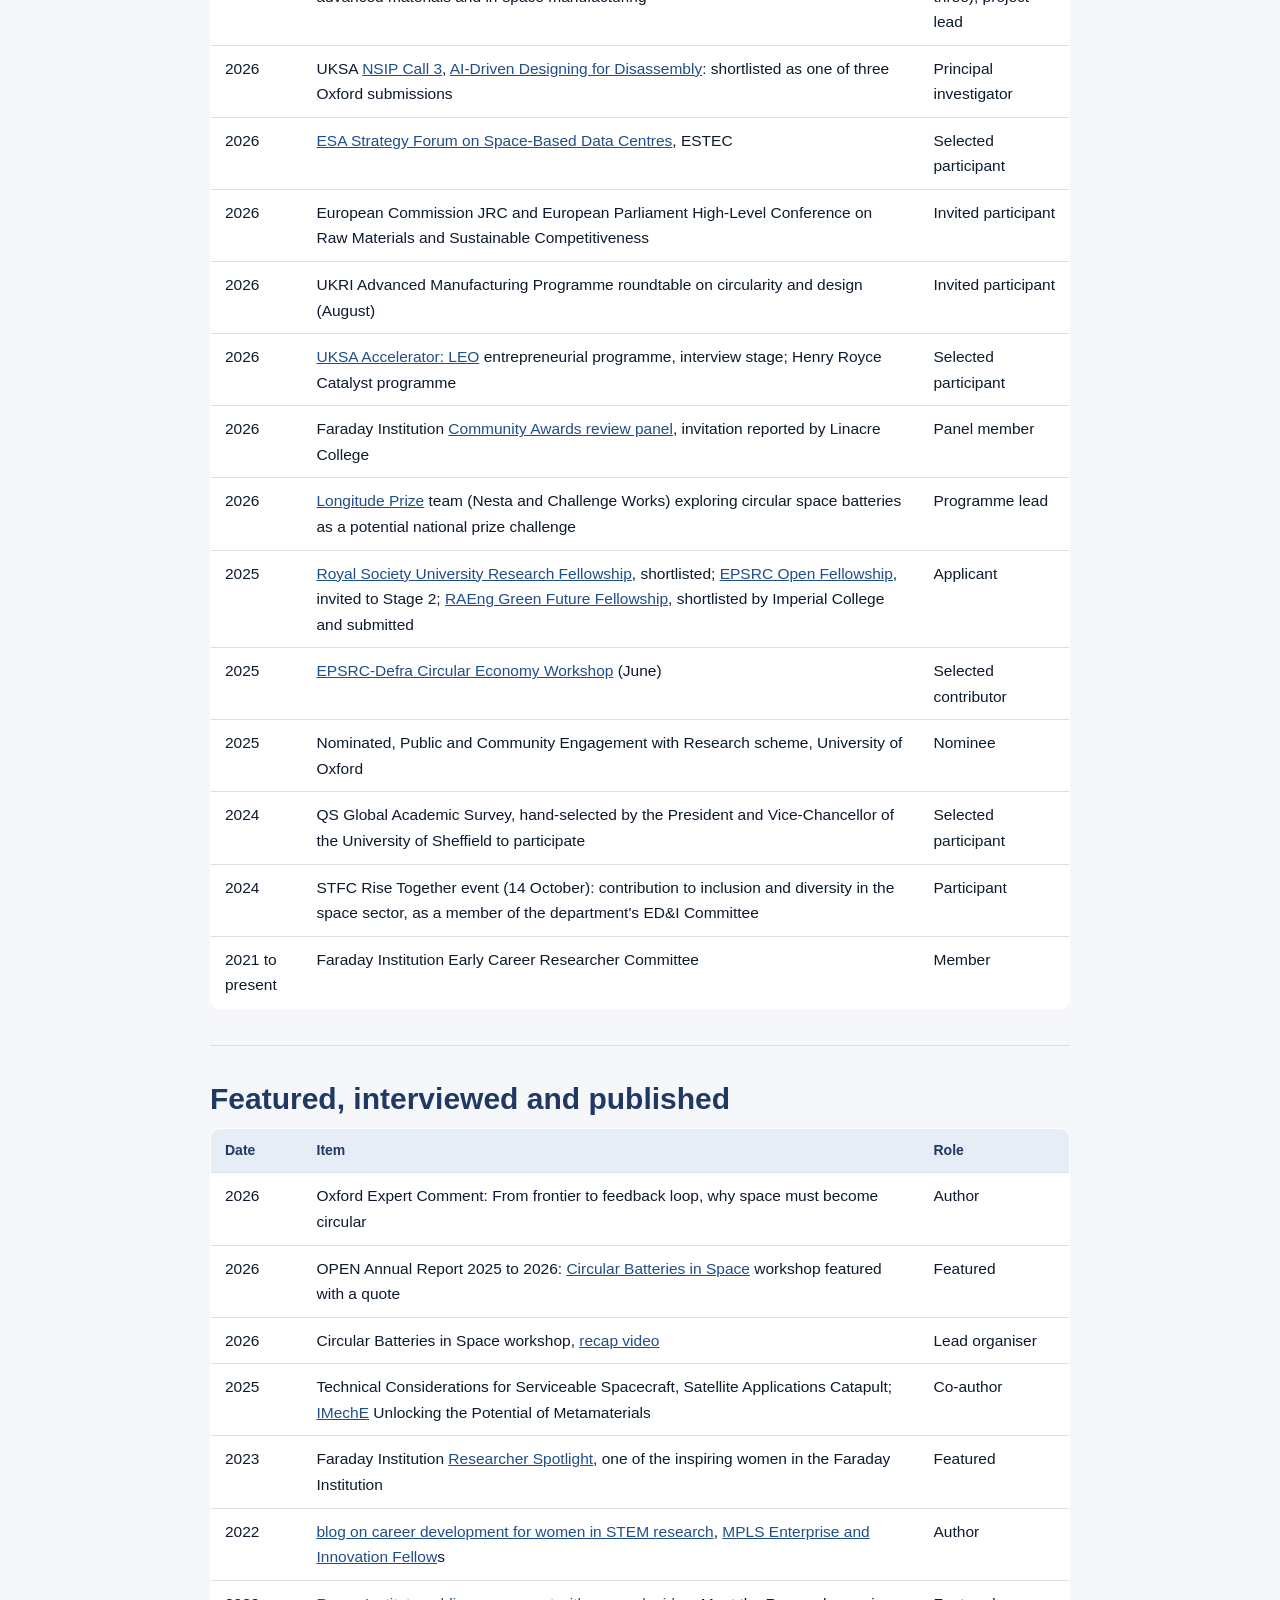
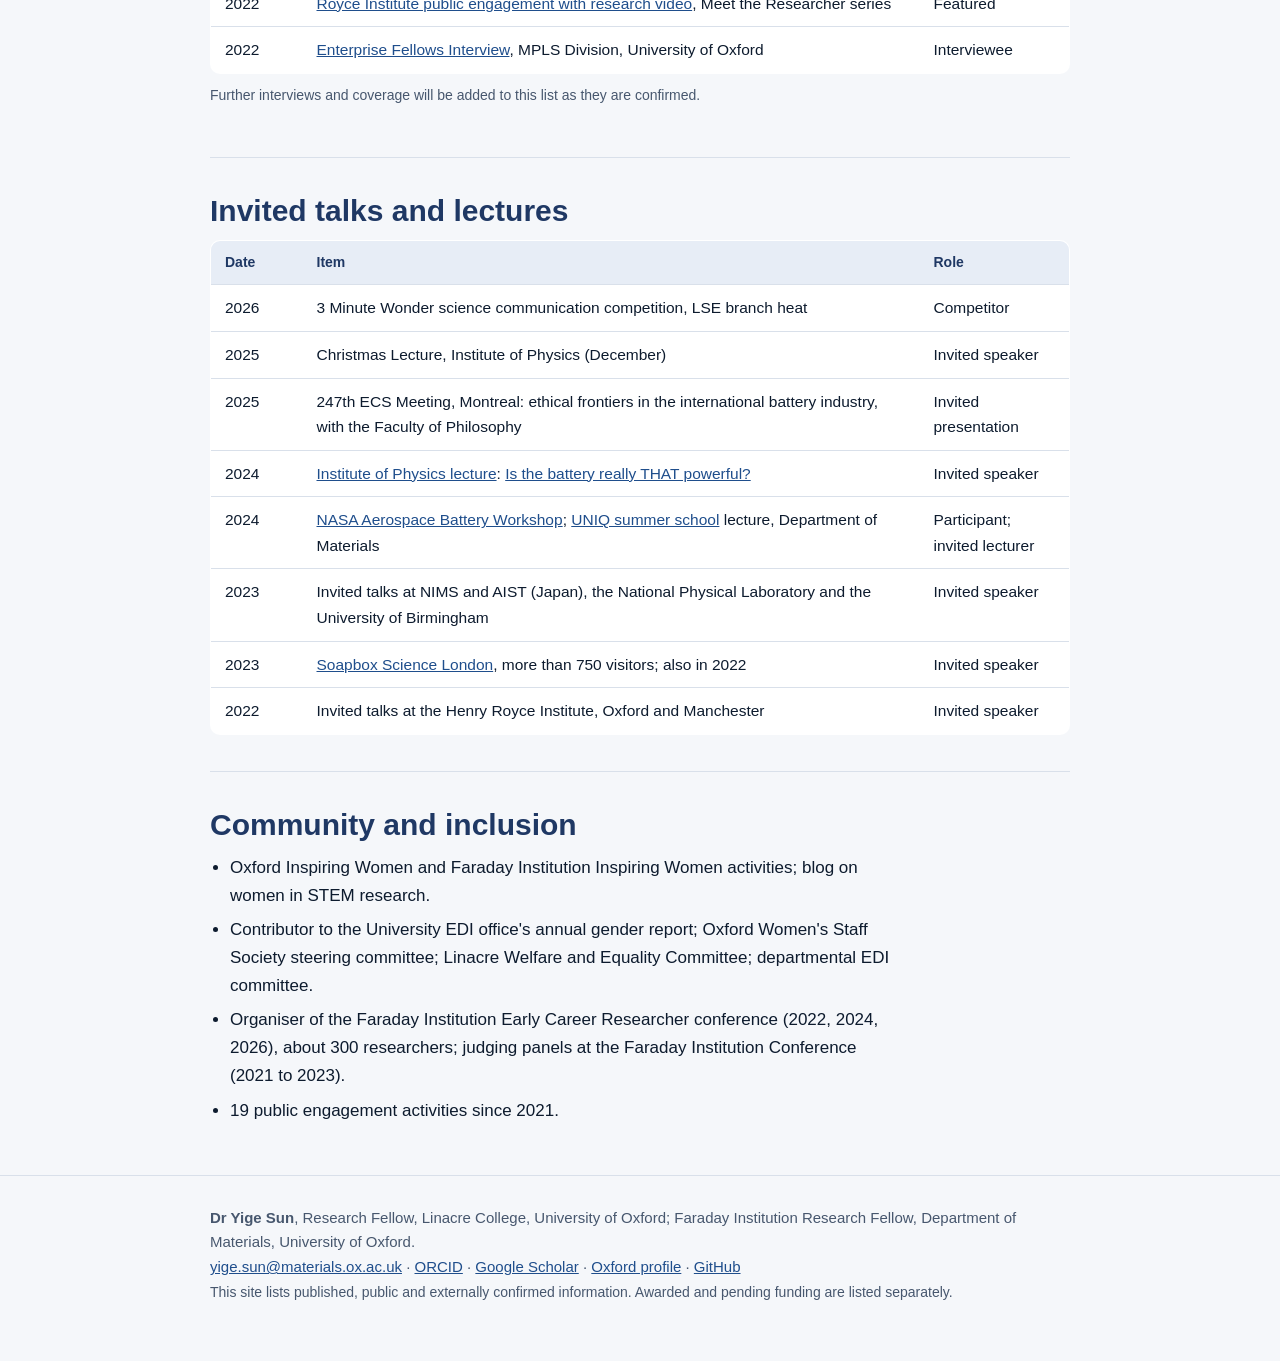
<file: recognition.html>
<!doctype html><html lang="en"><head><meta charset="utf-8"><meta name="viewport" content="width=device-width,initial-scale=1"><title>Recognition | Dr Yige Sun</title><meta name="description" content="External recognition, features and invitations for Dr Yige Sun."><link rel="stylesheet" href="assets/style.css"></head><body>
<nav><div class="wrap"><a class="brand" href="index.html">Yige Sun</a><a class="l" href="index.html">Home</a><a class="l" href="research.html">Research</a><a class="l" href="projects.html">Projects</a><a class="l" href="space-batteries.html">Space Batteries</a><a class="l" href="space-metals.html">Space Metals</a><a class="l" href="recognition.html" aria-current=page>Recognition</a><a class="l" href="talks.html">Talks</a><a class="l" href="teaching.html">Teaching</a><a class="l" href="record.html">Record</a><a class="l" href="writing.html">Writing</a></div></nav>
<main class="wrap">
<header class="hero"><div class="eyebrow">Recognition</div><h1>External recognition, features and invitations</h1>
<p class="lede">Selections, invitations, features and public engagement, with my role in each.</p></header>
<section><h2>In pictures</h2><div class="media">
<figure><img src="assets/photo.jpg" alt="Yige Sun at the European Parliament, Brussels, September 2026"><figcaption><b><a href="https://lnkd.in/p/eJEa42eU">European Commission JRC and European Parliament High-Level Conference</a> on Raw Materials and Sustainable Competitiveness</b>, Brussels, September 2026. Invited participant.</figcaption></figure>
<figure><img class="nat" src="assets/esa-copenhagen.jpg" alt="Yige Sun presenting at ESA Space for Inspiration 2026, Copenhagen"><figcaption><b><a href="https://lnkd.in/p/dPvu4RFf">ESA Space for Inspiration 2026</a>, Copenhagen:</b> finalist presentation of the circular metal feedstock business plan, July 2026. <a href="https://lnkd.in/p/eQiD-nzC">LinkedIn post</a></figcaption></figure>
<figure><a href="https://bsgn.esa.int/2026/07/22/s4i-academic-challenge-finalists/"><img class="nat" src="assets/esa-finalists.jpg" alt="ESA announcement of the Space for Inspiration Academic Challenge 2026 winners and finalists"></a><figcaption><b>ESA announcement of the winners and finalists</b>, Space for Inspiration Academic Challenge 2026. <a href="https://bsgn.esa.int/2026/07/22/s4i-academic-challenge-finalists/">ESA page</a></figcaption></figure>
<figure><a href="https://www.ox.ac.uk/news/2026-03-24-expert-comment-frontier-feedback-loop-why-space-must-become-circular"><img class="nat" src="assets/expert-comment.jpg" alt="Oxford Expert Comment: From frontier to feedback loop"></a><figcaption><b><a href="https://www.ox.ac.uk/news/2026-03-24-expert-comment-frontier-feedback-loop-why-space-must-become-circular">Oxford Expert Comment</a>:</b> From frontier to feedback loop, why space must become circular, 24 March 2026. <a href="https://www.ox.ac.uk/news/2026-03-24-expert-comment-frontier-feedback-loop-why-space-must-become-circular">University of Oxford</a></figcaption></figure>
<figure><a href="https://sa.catapult.org.uk/digital-library/technical-considerations-for-serviceable-spacecraft/"><img class="cover" src="assets/catapult-cover.jpg" alt="Cover of Technical Considerations for Serviceable Spacecraft"></a><figcaption><b><a href="https://sa.catapult.org.uk/digital-library/technical-considerations-for-serviceable-spacecraft/">Technical Considerations for Serviceable Spacecraft</a></b>, Satellite Applications Catapult, November 2025. Co-author. <a href="https://sa.catapult.org.uk/digital-library/technical-considerations-for-serviceable-spacecraft/">Report page</a></figcaption></figure>
<figure><img class="cover" src="assets/imeche-metamaterials.jpg" alt="Cover of Unlocking the Potential of Metamaterials, IMechE and UK Metamaterials Network"><figcaption><b><a href="https://www.imeche.org/policy-and-press/reports/detail/unlocking-the-potential-of-metamaterials">Unlocking the Potential of Metamaterials</a></b>, Institution of Mechanical Engineers and <a href="https://metamaterials.network/press-release-unlocking-the-potential-of-metamaterials/">UK Metamaterials Network</a>, 2025. Co-author.</figcaption></figure>
<figure><img class="nat" src="assets/iop-christmas.jpg" alt="Institute of Physics Christmas Lecture and M&C Group Meeting, 4 December 2025"><figcaption><b><a href="https://iop.eventsair.com/cmcm2025/">Christmas Lecture</a> and M&amp;C Group Meeting</b>, Institute of Physics, London, 4 December 2025. Invited speaker.</figcaption></figure>
<figure><a href="https://www.linkedin.com/posts/thefaradayinstitution_meet-the-faraday-five-hundred-activity-7039254395288481793-bGJD"><img class="nat" src="assets/faraday-spotlight.jpg" alt="Faraday Institution Researcher Spotlight: Yige Sun"></a><figcaption><b>Faraday Institution <a href="https://www.linkedin.com/posts/thefaradayinstitution_meet-the-faraday-five-hundred-activity-7039254395288481793-bGJD">Researcher Spotlight</a></b>, 2023. <a href="https://www.faraday.ac.uk/researcher-spotlights/yige-sun/">Faraday page</a> · <a href="https://www.linkedin.com/posts/thefaradayinstitution_meet-the-faraday-five-hundred-activity-7039254395288481793-bGJD">LinkedIn post</a></figcaption></figure>
<figure><img class="nat" src="assets/npl-125.jpg" alt="Group photograph at the 125th Advanced Materials meeting, NPL, 2025"><figcaption><b>125th Advanced Materials meeting</b>, National Physical Laboratory, 2025.</figcaption></figure>
<figure><img class="nat" src="assets/royce-catalyst.jpg" alt="Henry Royce Catalyst programme cohort"><figcaption><b>Henry <a href="https://www.royce.ac.uk/training/entrepreneurs/royce-catalyst/">Royce Catalyst</a> programme:</b> selected participant, with the cohort.</figcaption></figure></div></section>
<section><h2>Features and interviews</h2><div class="media">
<figure><img class="nat" src="assets/royce-meet-researcher.jpg" alt="Meet the Researcher: Dr Yige Sun, Henry Royce Institute video"><figcaption><b>Meet the Researcher!</b> Royce Institute public engagement with research video, 2022: visualising lithium-ion distribution in electrodes by PFIB and SIMS. <a href="https://www.linkedin.com/posts/activity-7049044450706120705-i9AD">LinkedIn post</a></figcaption></figure>
<figure><img class="nat" src="assets/enterprise-interview.jpg" alt="Enterprise Fellows Interview with Dr Yige Sun, 10 February 2022"><figcaption><b>Enterprise Fellows Interview</b>, MPLS Division, University of Oxford, 10 February 2022. <a href="https://www.mpls.ox.ac.uk/training/enterprise/enterprise-and-innovation-fellowships/enterprise-fellows-blog/enterprise-fellows-interview-with-dr-yige-sun">Interview</a></figcaption></figure>
<figure><img style="object-position:top" src="assets/news-qs.jpg" alt="Department of Materials newsletter: Yige Sun and the QS Global Academic Survey"><figcaption><b>QS Global Academic Survey:</b> hand-selected by the President and Vice-Chancellor of the University of Sheffield to participate. Department of Materials internal newsletter, 29 November 2024.</figcaption></figure>
<figure><img style="object-position:top" src="assets/news-stfc.jpg" alt="Department of Materials newsletter: Yige and STFC Rise Together"><figcaption><b>STFC Rise Together:</b> participant at the 14 October event on making the space sector more inclusive and diverse, as a member of the department's ED&amp;I Committee. Department of Materials internal newsletter.</figcaption></figure>
<figure><a href="https://www.faraday.ac.uk/researcher-spotlights/yige-sun/"><img style="object-position:top" src="assets/faraday-interview.jpg" alt="Faraday Institution researcher spotlight interview with Yige Sun"></a><figcaption><b>Faraday Institution Researcher Spotlight interview:</b> plasma FIB-SIMS analysis of interfaces in lithium-ion batteries, Nextrode project. <a href="https://www.faraday.ac.uk/researcher-spotlights/yige-sun/">Faraday page</a></figcaption></figure>
<figure><img style="object-position:top" src="assets/faraday-ecr.jpg" alt="Faraday Institution ECR Committee Member profile"><figcaption><b>Faraday Institution Early Career Researcher Committee:</b> committee member profile, Nextrode project.</figcaption></figure>
<figure><a href="https://www.mpls.ox.ac.uk/training/enterprise/enterprise-and-innovation-fellowships/enterprise-fellows-blog/why-explore-from-a-woman-in-stem-research"><img style="object-position:top" src="assets/blog-why-explore.jpg" alt="Why explore? From a woman in STEM research, 4 October 2022"></a><figcaption><b>Why explore? From a woman in STEM research:</b> article by Enterprise Fellow Dr Yige Sun, MPLS Division, 4 October 2022. <a href="https://www.mpls.ox.ac.uk/training/enterprise/enterprise-and-innovation-fellowships/enterprise-fellows-blog/why-explore-from-a-woman-in-stem-research">Article</a></figcaption></figure>
<figure><a href="https://enspire.ox.ac.uk/article/dr-yige-sun-enterprise-and-innovation-fellow-in-the-mpls-division"><img style="object-position:top" src="assets/enspire-interview.jpg" alt="EnSpire Oxford: Enterprise and Innovation fellow in the MPLS division"></a><figcaption><b>EnSpire Oxford:</b> profile as Enterprise and Innovation Fellow in the MPLS Division. <a href="https://enspire.ox.ac.uk/article/dr-yige-sun-enterprise-and-innovation-fellow-in-the-mpls-division">EnSpire Oxford</a></figcaption></figure></div></section>
<section><h2>Selected, shortlisted and invited</h2><table><tr><th style='width:92px'>Date</th><th>Item</th><th style='width:150px'>Role</th></tr><tr><td>2026</td><td><a href="https://lnkd.in/p/dPvu4RFf">ESA Space for Inspiration</a> Academic Challenges, shortlisted as one of the top three, advanced materials and in-space manufacturing</td><td>Shortlisted (top three), project lead</td></tr><tr><td>2026</td><td>UKSA <a href="https://lnkd.in/p/e6Y6vdMH">NSIP Call 3</a>, <a href="https://lnkd.in/p/e6Y6vdMH">AI-Driven Designing for Disassembly</a>: shortlisted as one of three Oxford submissions</td><td>Principal investigator</td></tr><tr><td>2026</td><td><a href="https://lnkd.in/p/d5xUKqBY">ESA Strategy Forum on Space-Based Data Centres</a>, ESTEC</td><td>Selected participant</td></tr><tr><td>2026</td><td>European Commission JRC and European Parliament High-Level Conference on Raw Materials and Sustainable Competitiveness</td><td>Invited participant</td></tr><tr><td>2026</td><td>UKRI Advanced Manufacturing Programme roundtable on circularity and design (August)</td><td>Invited participant</td></tr><tr><td>2026</td><td><a href="https://www.ukspaceaccelerator.co.uk/leo">UKSA Accelerator: LEO</a> entrepreneurial programme, interview stage; Henry Royce Catalyst programme</td><td>Selected participant</td></tr><tr><td>2026</td><td>Faraday Institution <a href="https://www.linacre.ox.ac.uk/about/news/linacre-jrf-invited-serve-faraday-institutions-community-awards-review-panel">Community Awards review panel</a>, invitation reported by Linacre College</td><td>Panel member</td></tr><tr><td>2026</td><td><a href="https://longitudeprize.org/">Longitude Prize</a> team (Nesta and Challenge Works) exploring circular space batteries as a potential national prize challenge</td><td>Programme lead</td></tr><tr><td>2025</td><td><a href="https://royalsociety.org/grants-schemes-awards/grants/university-research/">Royal Society University Research Fellowship</a>, shortlisted; <a href="https://www.ukri.org/opportunity/epsrc-open-fellowships-dec-2023-responsive-mode/">EPSRC Open Fellowship</a>, invited to Stage 2; <a href="https://raeng.org.uk/green-future-fellowships">RAEng Green Future Fellowship</a>, shortlisted by Imperial College and submitted</td><td>Applicant</td></tr><tr><td>2025</td><td><a href="https://www.ukri.org/events/epsrc-defra-circular-economy-workshop-online/">EPSRC-Defra Circular Economy Workshop</a> (June)</td><td>Selected contributor</td></tr><tr><td>2025</td><td>Nominated, Public and Community Engagement with Research scheme, University of Oxford</td><td>Nominee</td></tr><tr><td>2024</td><td>QS Global Academic Survey, hand-selected by the President and Vice-Chancellor of the University of Sheffield to participate</td><td>Selected participant</td></tr><tr><td>2024</td><td>STFC Rise Together event (14 October): contribution to inclusion and diversity in the space sector, as a member of the department's ED&amp;I Committee</td><td>Participant</td></tr><tr><td>2021 to present</td><td>Faraday Institution Early Career Researcher Committee</td><td>Member</td></tr></table></section>
<section><h2>Featured, interviewed and published</h2><table><tr><th style='width:92px'>Date</th><th>Item</th><th style='width:150px'>Role</th></tr><tr><td>2026</td><td>Oxford Expert Comment: From frontier to feedback loop, why space must become circular</td><td>Author</td></tr><tr><td>2026</td><td>OPEN Annual Report 2025 to 2026: <a href="https://hzgezi-lynette.github.io/circular-space-batt/">Circular Batteries in Space</a> workshop featured with a quote</td><td>Featured</td></tr><tr><td>2026</td><td>Circular Batteries in Space workshop, <a href="https://ox.cloud.panopto.eu/Panopto/Pages/Embed.aspx?id=c519af5f-ba7f-4bd0-98f6-af0800b6e26e&start=34.466156">recap video</a></td><td>Lead organiser</td></tr><tr><td>2025</td><td>Technical Considerations for Serviceable Spacecraft, Satellite Applications Catapult; <a href="https://www.imeche.org/policy-and-press/reports/detail/unlocking-the-potential-of-metamaterials">IMechE</a> Unlocking the Potential of Metamaterials</td><td>Co-author</td></tr><tr><td>2023</td><td>Faraday Institution <a href="https://www.faraday.ac.uk/researcher-spotlights/yige-sun/">Researcher Spotlight</a>, one of the inspiring women in the Faraday Institution</td><td>Featured</td></tr><tr><td>2022</td><td><a href="https://www.mpls.ox.ac.uk/training/enterprise/enterprise-and-innovation-fellowships/enterprise-fellows-blog/why-explore-from-a-woman-in-stem-research">blog on career development for women in STEM research</a>, <a href="https://www.mpls.ox.ac.uk/training/enterprise/enterprise-and-innovation-fellowships/enterprise-fellows-blog/why-explore-from-a-woman-in-stem-research">MPLS Enterprise and Innovation Fellow</a>s</td><td>Author</td></tr><tr><td>2022</td><td><a href="https://www.linkedin.com/posts/activity-7049044450706120705-i9AD">Royce Institute public engagement with research video</a>, Meet the Researcher series</td><td>Featured</td></tr><tr><td>2022</td><td><a href="https://www.mpls.ox.ac.uk/training/enterprise/enterprise-and-innovation-fellowships/enterprise-fellows-blog/enterprise-fellows-interview-with-dr-yige-sun">Enterprise Fellows Interview</a>, MPLS Division, University of Oxford</td><td>Interviewee</td></tr></table>
<p class="note" style="margin-top:10px">Further interviews and coverage will be added to this list as they are confirmed.</p></section>
<section><h2>Invited talks and lectures</h2><table><tr><th style='width:92px'>Date</th><th>Item</th><th style='width:150px'>Role</th></tr><tr><td>2026</td><td>3 Minute Wonder science communication competition, LSE branch heat</td><td>Competitor</td></tr><tr><td>2025</td><td>Christmas Lecture, Institute of Physics (December)</td><td>Invited speaker</td></tr><tr><td>2025</td><td>247th ECS Meeting, Montreal: ethical frontiers in the international battery industry, with the Faculty of Philosophy</td><td>Invited presentation</td></tr><tr><td>2024</td><td><a href="https://www.iop.org/events/battery-really-powerful">Institute of Physics lecture</a>: <a href="https://www.iop.org/events/battery-really-powerful">Is the battery really THAT powerful?</a></td><td>Invited speaker</td></tr><tr><td>2024</td><td><a href="https://www.nasa.gov/batteryworkshop">NASA Aerospace Battery Workshop</a>; <a href="https://www.materials.ox.ac.uk/uniq">UNIQ summer school</a> lecture, Department of Materials</td><td>Participant; invited lecturer</td></tr><tr><td>2023</td><td>Invited talks at NIMS and AIST (Japan), the National Physical Laboratory and the University of Birmingham</td><td>Invited speaker</td></tr><tr><td>2023</td><td><a href="http://soapboxscience.org/soapbox-science-london-2023/">Soapbox Science London</a>, more than 750 visitors; also in 2022</td><td>Invited speaker</td></tr><tr><td>2022</td><td>Invited talks at the Henry Royce Institute, Oxford and Manchester</td><td>Invited speaker</td></tr></table></section>
<section><h2>Community and inclusion</h2>
<ul class="plain"><li>Oxford Inspiring Women and Faraday Institution Inspiring Women activities; blog on women in STEM research.</li>
<li>Contributor to the University EDI office's annual gender report; Oxford Women's Staff Society steering committee; Linacre Welfare and Equality Committee; departmental EDI committee.</li>
<li>Organiser of the Faraday Institution Early Career Researcher conference (2022, 2024, 2026), about 300 researchers; judging panels at the Faraday Institution Conference (2021 to 2023).</li>
<li>19 public engagement activities since 2021.</li></ul></section>
</main>
<footer><div class="wrap"><b>Dr Yige Sun</b>, Research Fellow, Linacre College, University of Oxford; Faraday Institution Research Fellow, Department of Materials, University of Oxford.<br>
<a href="mailto:yige.sun@materials.ox.ac.uk">yige.sun@materials.ox.ac.uk</a> · <a href="https://orcid.org/0000-0001-8661-8642">ORCID</a> · <a href="https://scholar.google.co.uk/citations?user=p5d-u5sAAAAJ&hl=en">Google Scholar</a> · <a href="https://materialsoutreach.web.ox.ac.uk/people/dr-yige-sun">Oxford profile</a> · <a href="https://github.com/OxRAMSociety">GitHub</a><br>
<span class="note">This site lists published, public and externally confirmed information. Awarded and pending funding are listed separately.</span></div></footer></body></html>
</file>
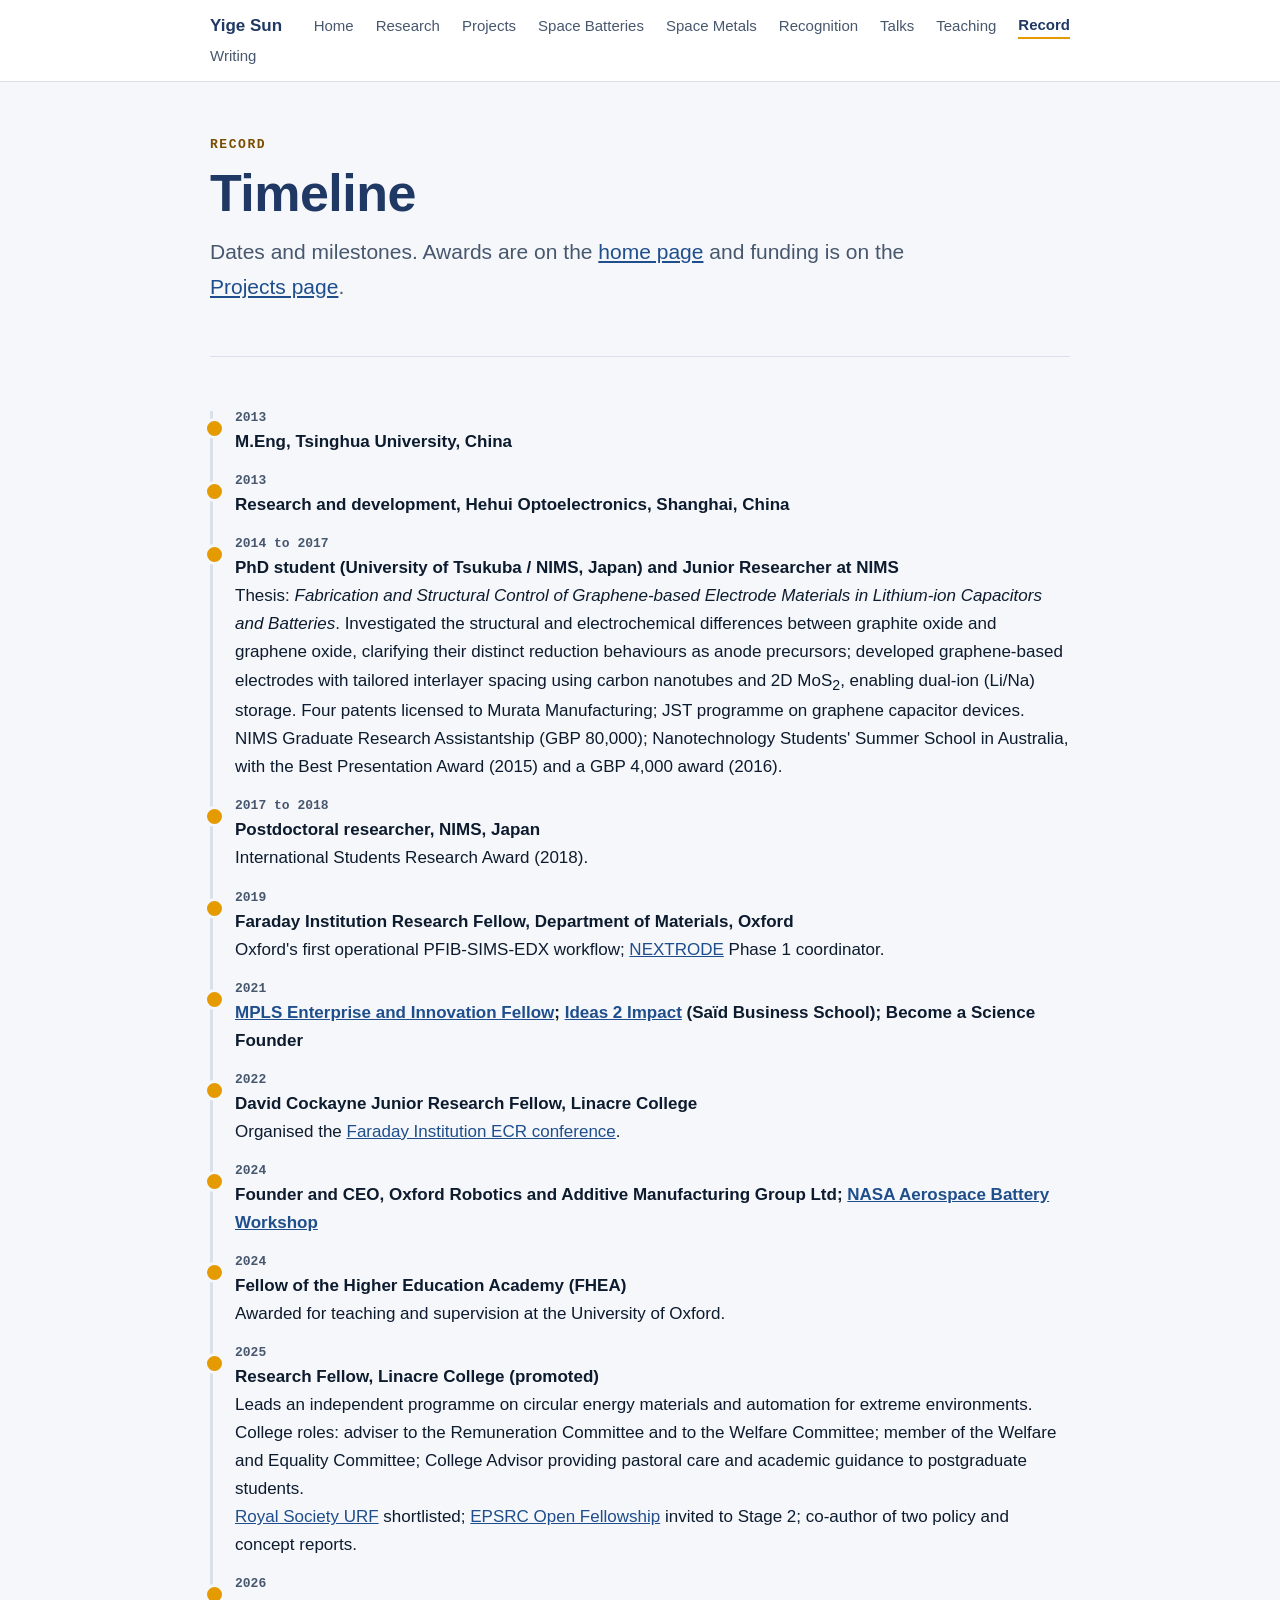
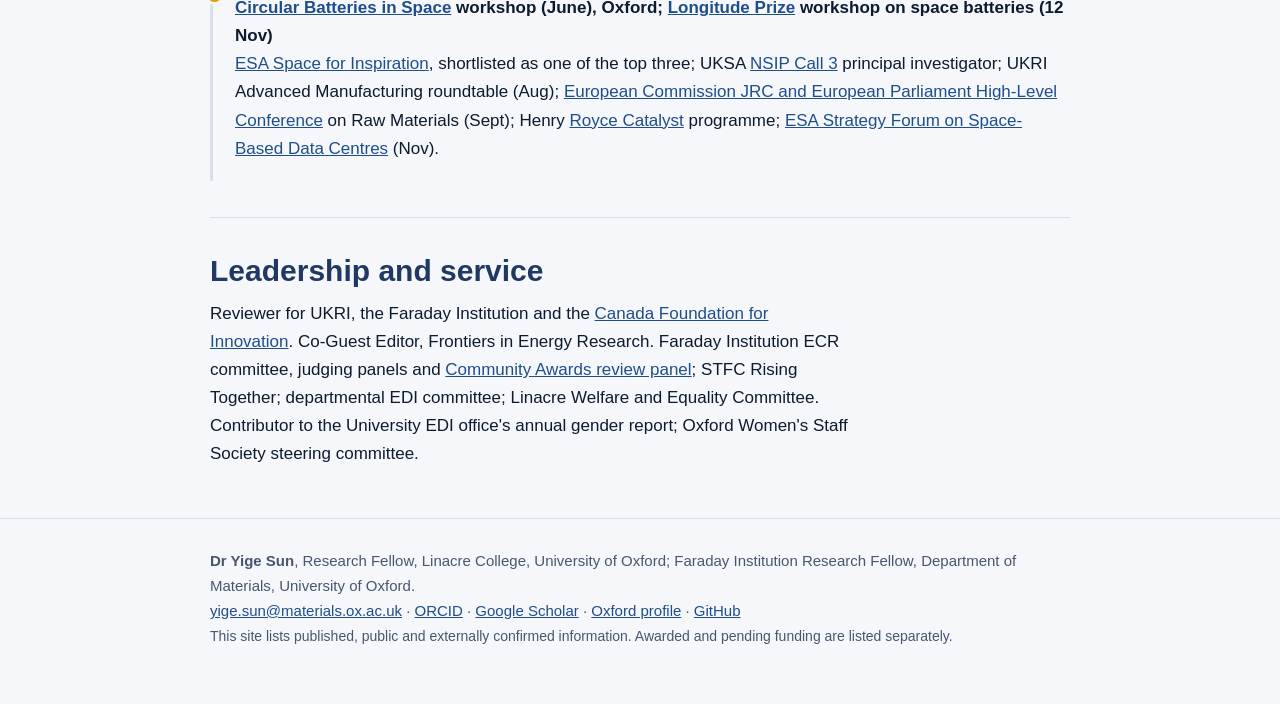
<file: record.html>
<!doctype html><html lang="en"><head><meta charset="utf-8"><meta name="viewport" content="width=device-width,initial-scale=1"><title>Record and timeline | Dr Yige Sun</title><meta name="description" content="Timeline of Dr Yige Sun."><link rel="stylesheet" href="assets/style.css"></head><body>
<nav><div class="wrap"><a class="brand" href="index.html">Yige Sun</a><a class="l" href="index.html">Home</a><a class="l" href="research.html">Research</a><a class="l" href="projects.html">Projects</a><a class="l" href="space-batteries.html">Space Batteries</a><a class="l" href="space-metals.html">Space Metals</a><a class="l" href="recognition.html">Recognition</a><a class="l" href="talks.html">Talks</a><a class="l" href="teaching.html">Teaching</a><a class="l" href="record.html" aria-current=page>Record</a><a class="l" href="writing.html">Writing</a></div></nav>
<main class="wrap">
<header class="hero"><div class="eyebrow">Record</div><h1>Timeline</h1>
<p class="lede">Dates and milestones. Awards are on the <a href="index.html">home page</a> and funding is on the <a href="projects.html">Projects page</a>.</p></header>
<section><ul class="tl">
<li><span class="y">2013</span><span class="t">M.Eng, Tsinghua University, China</span></li>
<li><span class="y">2013</span><span class="t">Research and development, Hehui Optoelectronics, Shanghai, China</span></li>
<li><span class="y">2014 to 2017</span><span class="t">PhD student (University of Tsukuba / NIMS, Japan) and Junior Researcher at NIMS</span><br>Thesis: <i>Fabrication and Structural Control of Graphene-based Electrode Materials in Lithium-ion Capacitors and Batteries</i>. Investigated the structural and electrochemical differences between graphite oxide and graphene oxide, clarifying their distinct reduction behaviours as anode precursors; developed graphene-based electrodes with tailored interlayer spacing using carbon nanotubes and 2D MoS<sub>2</sub>, enabling dual-ion (Li/Na) storage. Four patents licensed to Murata Manufacturing; JST programme on graphene capacitor devices. NIMS Graduate Research Assistantship (GBP 80,000); Nanotechnology Students' Summer School in Australia, with the Best Presentation Award (2015) and a GBP 4,000 award (2016).</li>
<li><span class="y">2017 to 2018</span><span class="t">Postdoctoral researcher, NIMS, Japan</span><br>International Students Research Award (2018).</li>
<li><span class="y">2019</span><span class="t">Faraday Institution Research Fellow, Department of Materials, Oxford</span><br>Oxford's first operational PFIB-SIMS-EDX workflow; <a href="https://nextrode.web.ox.ac.uk/">NEXTRODE</a> Phase 1 coordinator.</li>
<li><span class="y">2021</span><span class="t"><a href="https://www.mpls.ox.ac.uk/training/enterprise/enterprise-and-innovation-fellowships/enterprise-fellows-blog/why-explore-from-a-woman-in-stem-research">MPLS Enterprise and Innovation Fellow</a>; <a href="https://www.sbs.ox.ac.uk/research/centres-and-initiatives/entrepreneurship-centre/ideas-2-impact">Ideas 2 Impact</a> (Saïd Business School); Become a Science Founder</span></li>
<li><span class="y">2022</span><span class="t">David Cockayne Junior Research Fellow, Linacre College</span><br>Organised the <a href="https://faradayecrconference.org.uk/">Faraday Institution ECR conference</a>.</li>
<li><span class="y">2024</span><span class="t">Founder and CEO, Oxford Robotics and Additive Manufacturing Group Ltd; <a href="https://www.nasa.gov/batteryworkshop">NASA Aerospace Battery Workshop</a></span></li>
<li><span class="y">2024</span><span class="t">Fellow of the Higher Education Academy (FHEA)</span><br>Awarded for teaching and supervision at the University of Oxford.</li>
<li><span class="y">2025</span><span class="t">Research Fellow, Linacre College (promoted)</span><br>Leads an independent programme on circular energy materials and automation for extreme environments. College roles: adviser to the Remuneration Committee and to the Welfare Committee; member of the Welfare and Equality Committee; College Advisor providing pastoral care and academic guidance to postgraduate students.<br><a href="https://royalsociety.org/grants-schemes-awards/grants/university-research/">Royal Society URF</a> shortlisted; <a href="https://www.ukri.org/opportunity/epsrc-open-fellowships-dec-2023-responsive-mode/">EPSRC Open Fellowship</a> invited to Stage 2; co-author of two policy and concept reports.</li>
<li><span class="y">2026</span><span class="t"><a href="https://hzgezi-lynette.github.io/circular-space-batt/">Circular Batteries in Space</a> workshop (June), Oxford; <a href="https://longitudeprize.org/">Longitude Prize</a> workshop on space batteries (12 Nov)</span><br><a href="https://lnkd.in/p/dPvu4RFf">ESA Space for Inspiration</a>, shortlisted as one of the top three; UKSA <a href="https://lnkd.in/p/e6Y6vdMH">NSIP Call 3</a> principal investigator; UKRI Advanced Manufacturing roundtable (Aug); <a href="https://lnkd.in/p/eJEa42eU">European Commission JRC and European Parliament High-Level Conference</a> on Raw Materials (Sept); Henry <a href="https://www.royce.ac.uk/training/entrepreneurs/royce-catalyst/">Royce Catalyst</a> programme; <a href="https://lnkd.in/p/d5xUKqBY">ESA Strategy Forum on Space-Based Data Centres</a> (Nov).</li></ul></section>
<section><h2>Leadership and service</h2>
<p>Reviewer for UKRI, the Faraday Institution and the <a href="https://www.innovation.ca/">Canada Foundation for Innovation</a>. Co-Guest Editor, Frontiers in Energy Research. Faraday Institution ECR committee, judging panels and <a href="https://www.linacre.ox.ac.uk/about/news/linacre-jrf-invited-serve-faraday-institutions-community-awards-review-panel">Community Awards review panel</a>; STFC Rising Together; departmental EDI committee; Linacre Welfare and Equality Committee. Contributor to the University EDI office's annual gender report; Oxford Women's Staff Society steering committee.</p></section>
</main>
<footer><div class="wrap"><b>Dr Yige Sun</b>, Research Fellow, Linacre College, University of Oxford; Faraday Institution Research Fellow, Department of Materials, University of Oxford.<br>
<a href="mailto:yige.sun@materials.ox.ac.uk">yige.sun@materials.ox.ac.uk</a> · <a href="https://orcid.org/0000-0001-8661-8642">ORCID</a> · <a href="https://scholar.google.co.uk/citations?user=p5d-u5sAAAAJ&hl=en">Google Scholar</a> · <a href="https://materialsoutreach.web.ox.ac.uk/people/dr-yige-sun">Oxford profile</a> · <a href="https://github.com/OxRAMSociety">GitHub</a><br>
<span class="note">This site lists published, public and externally confirmed information. Awarded and pending funding are listed separately.</span></div></footer></body></html>
</file>
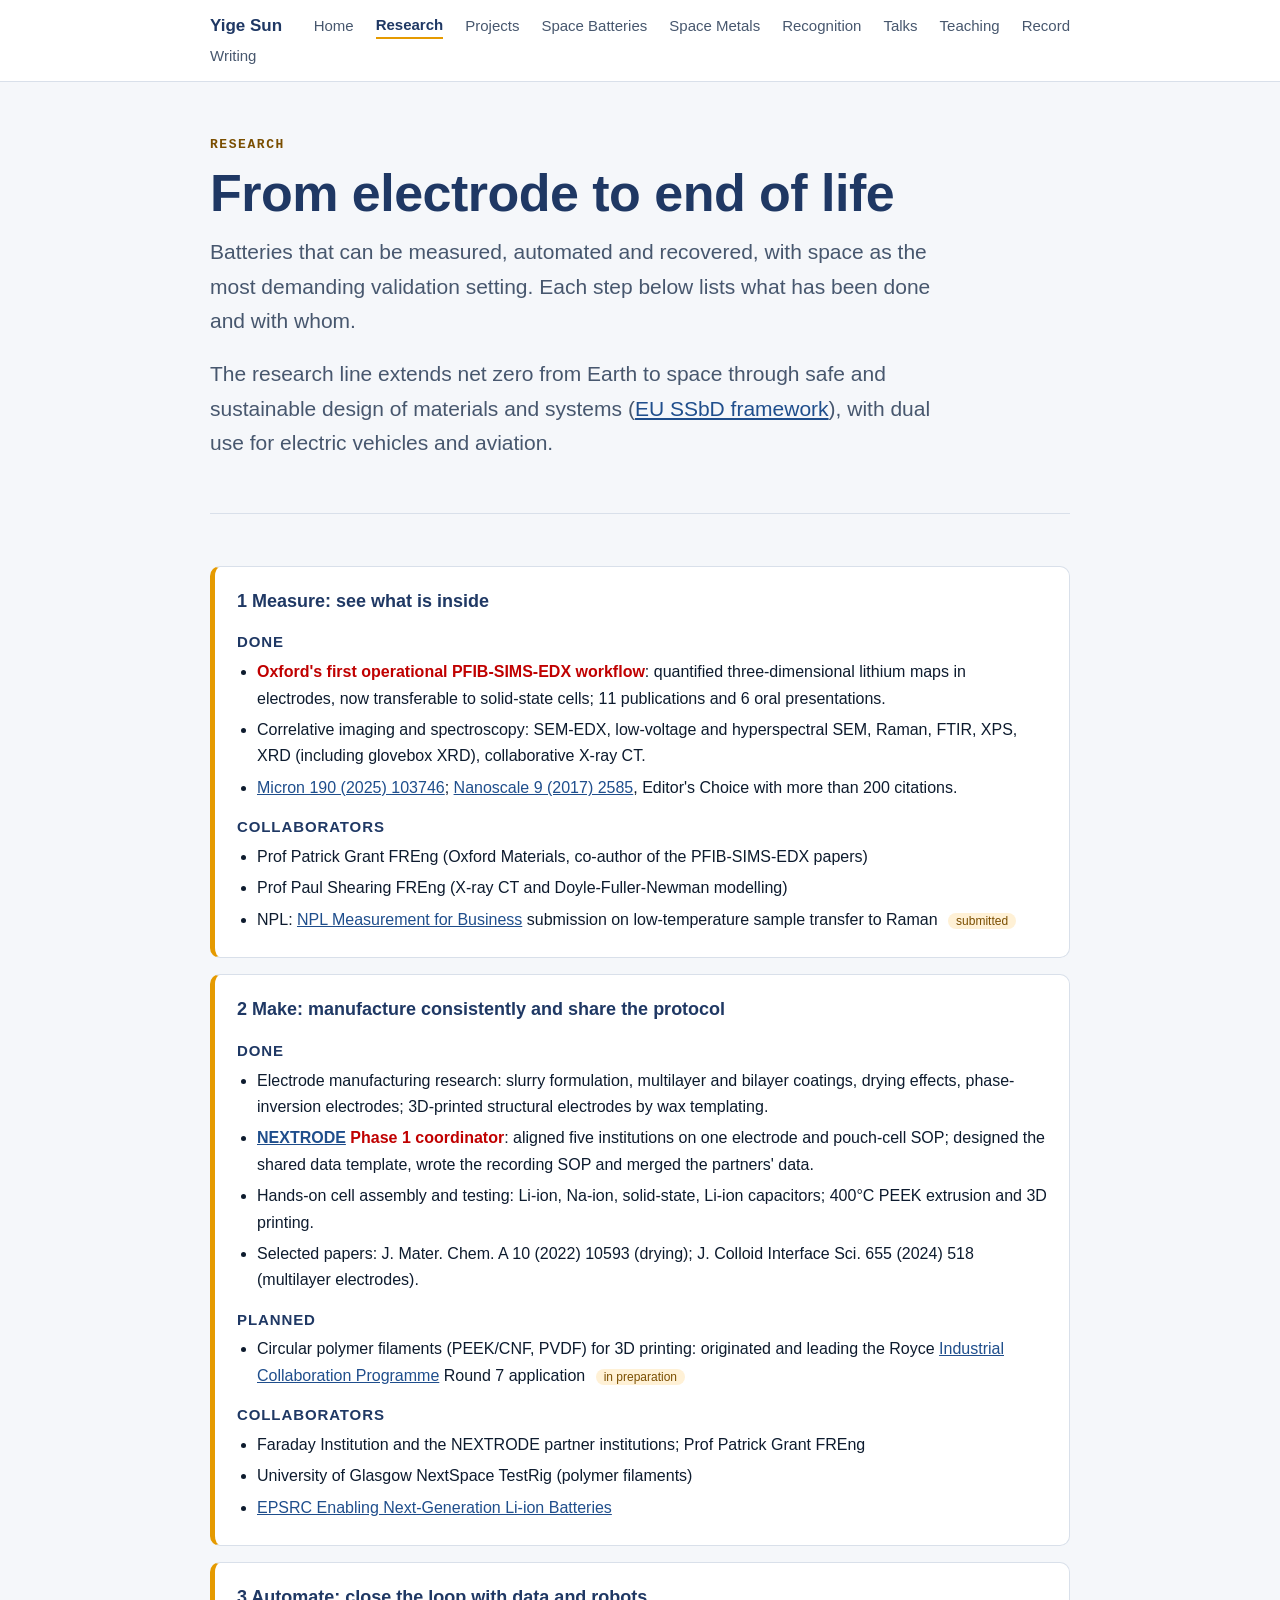
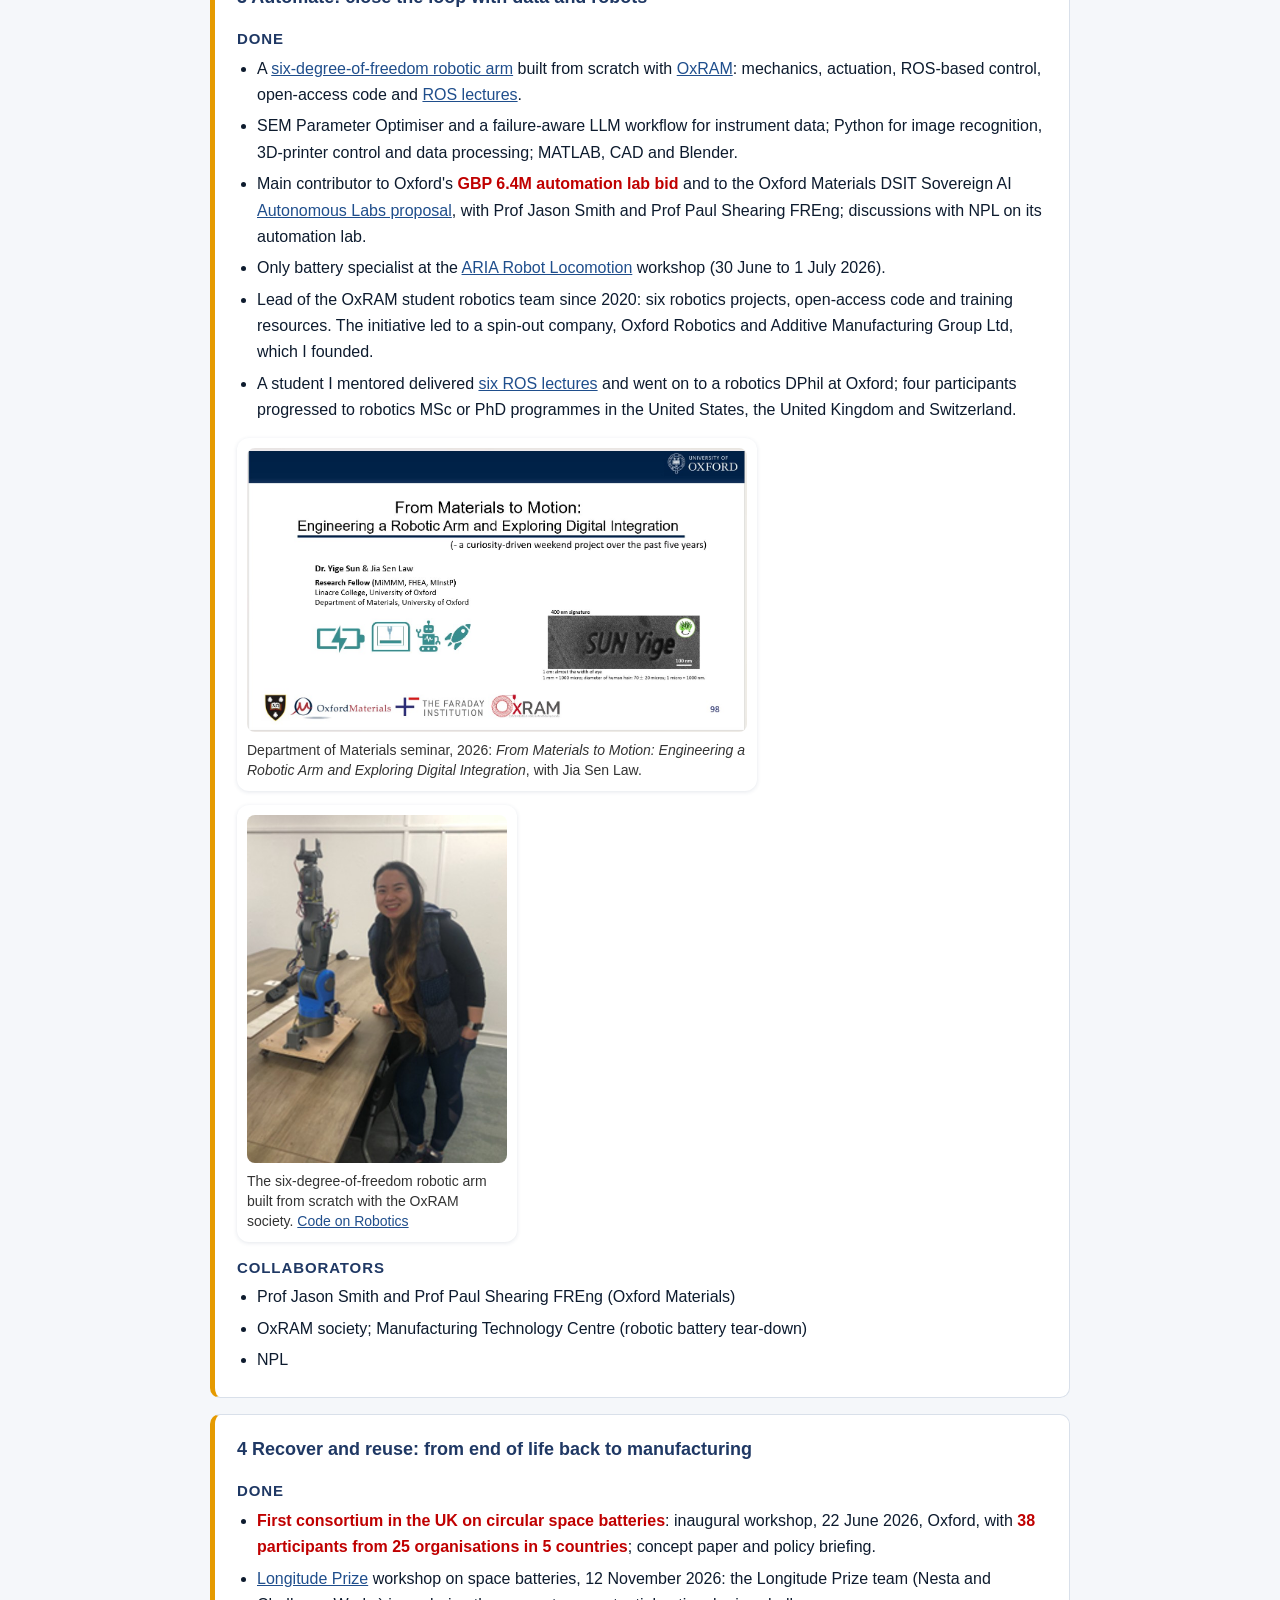
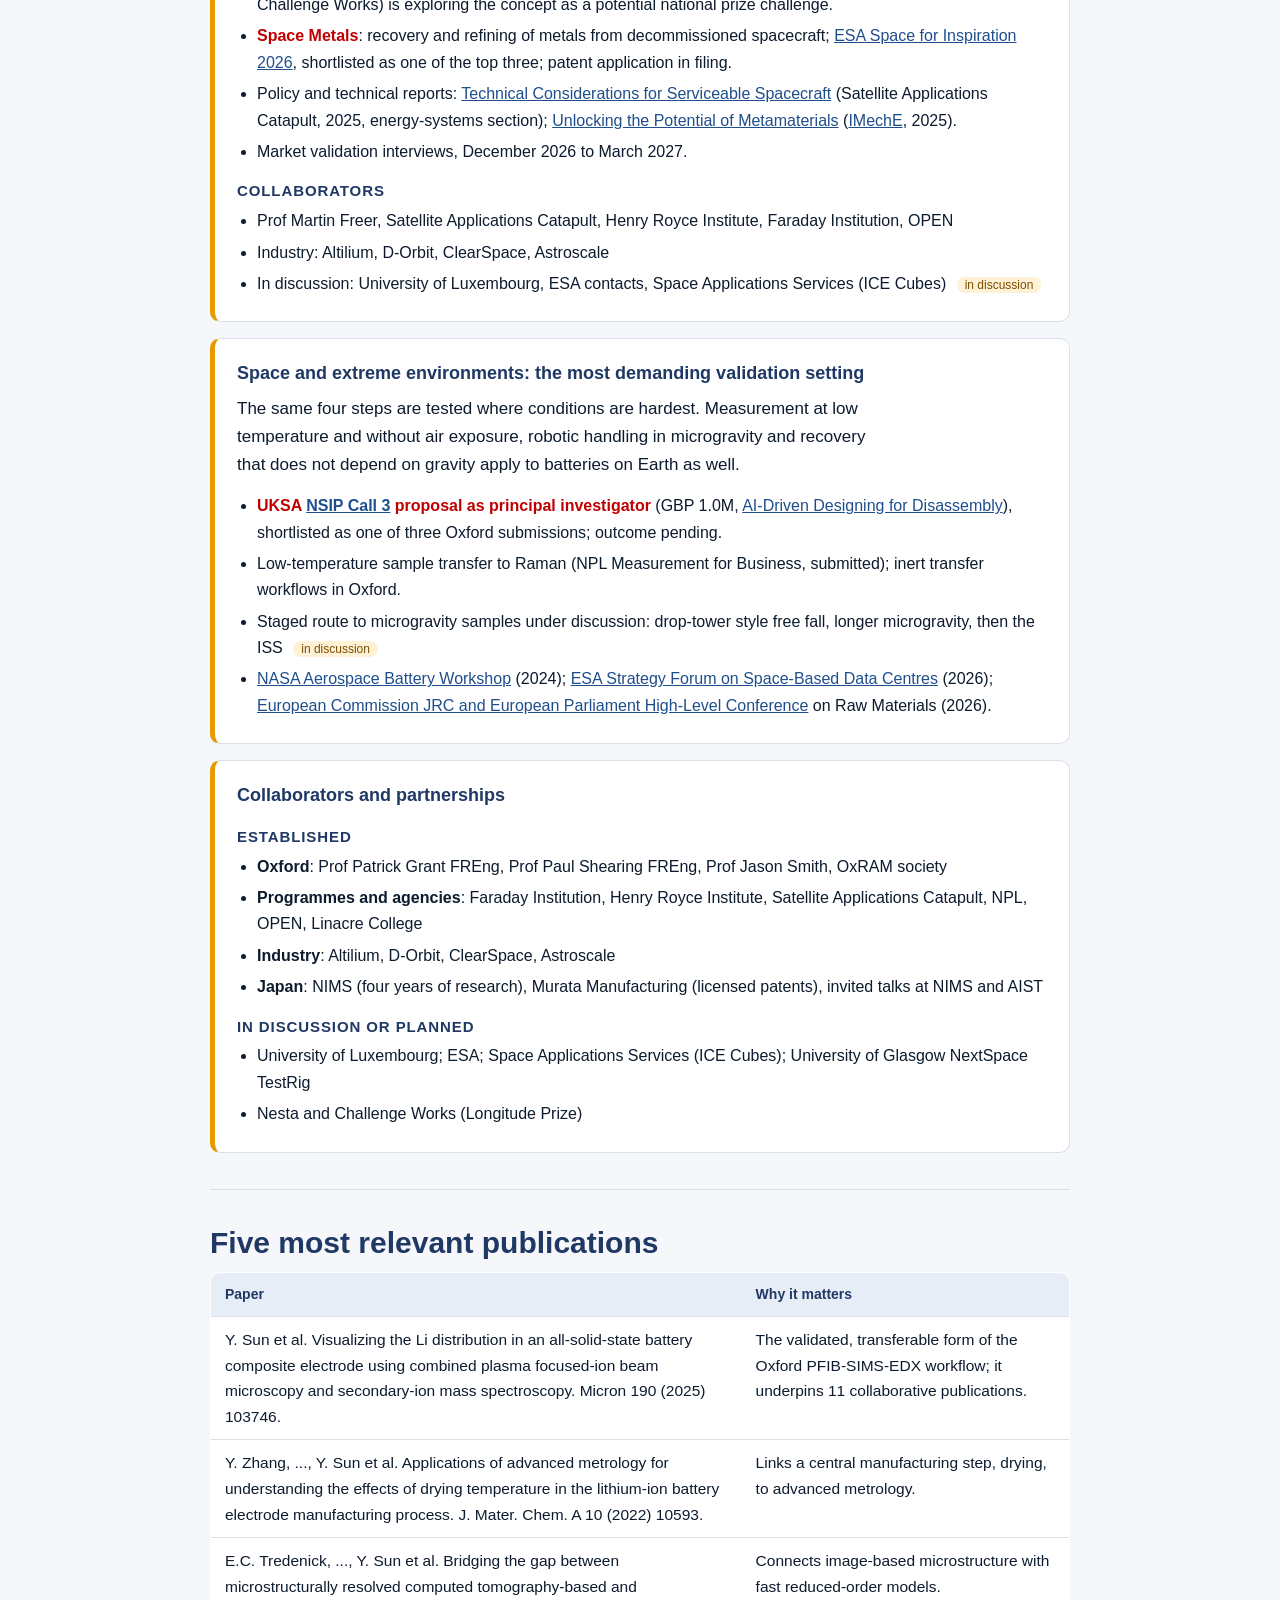
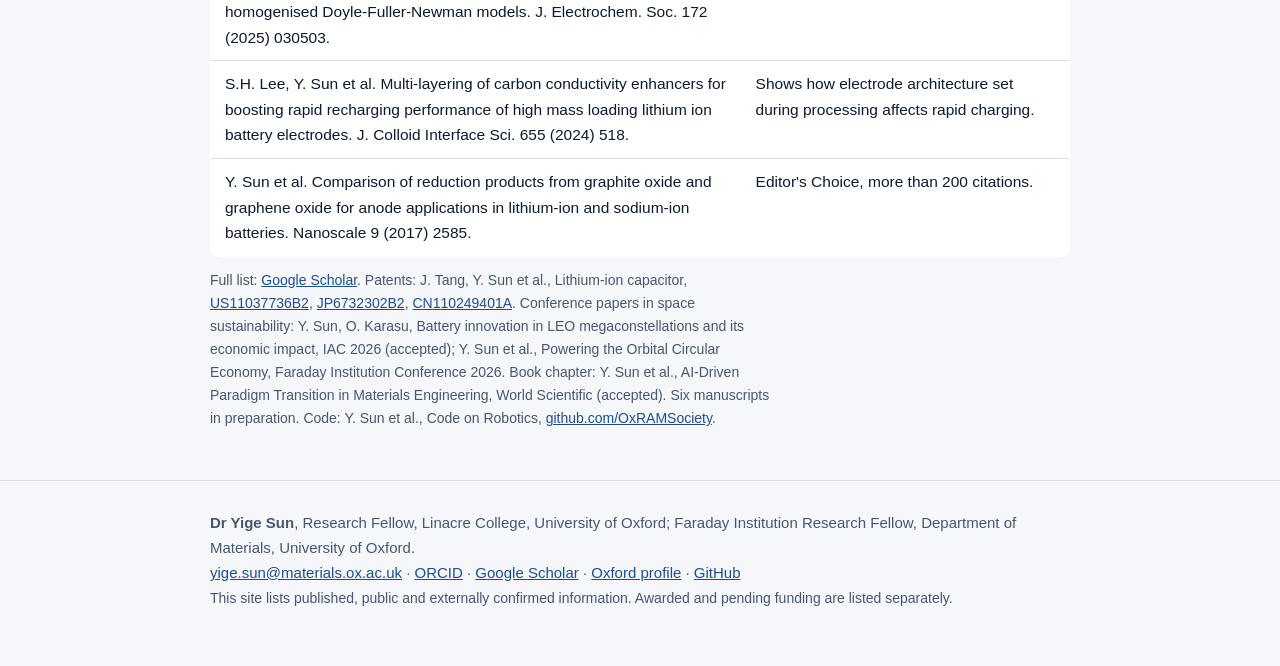
<file: research.html>
<!doctype html><html lang="en"><head><meta charset="utf-8"><meta name="viewport" content="width=device-width,initial-scale=1"><title>Research | Dr Yige Sun</title><meta name="description" content="Research of Dr Yige Sun from electrode to end of life."><link rel="stylesheet" href="assets/style.css"></head><body>
<nav><div class="wrap"><a class="brand" href="index.html">Yige Sun</a><a class="l" href="index.html">Home</a><a class="l" href="research.html" aria-current=page>Research</a><a class="l" href="projects.html">Projects</a><a class="l" href="space-batteries.html">Space Batteries</a><a class="l" href="space-metals.html">Space Metals</a><a class="l" href="recognition.html">Recognition</a><a class="l" href="talks.html">Talks</a><a class="l" href="teaching.html">Teaching</a><a class="l" href="record.html">Record</a><a class="l" href="writing.html">Writing</a></div></nav>
<main class="wrap">
<header class="hero"><div class="eyebrow">Research</div><h1>From electrode to end of life</h1>
<p class="lede">Batteries that can be measured, automated and recovered, with space as the most demanding validation setting. Each step below lists what has been done and with whom.</p>
<p class="lede">The research line extends net zero from Earth to space through safe and sustainable design of materials and systems (<a href="https://research-and-innovation.ec.europa.eu/research-area/industrial-research-and-innovation/chemicals-and-advanced-materials/safe-and-sustainable-design_en">EU SSbD framework</a>), with dual use for electric vehicles and aviation.</p></header>
<section>
<div class="panel" id="p1"><h3>1 Measure: see what is inside</h3>
<h4>Done</h4><ul>
<li><b class="k">Oxford's first operational PFIB-SIMS-EDX workflow</b>: quantified three-dimensional lithium maps in electrodes, now transferable to solid-state cells; 11 publications and 6 oral presentations.</li>
<li>Correlative imaging and spectroscopy: SEM-EDX, low-voltage and hyperspectral SEM, Raman, FTIR, XPS, XRD (including glovebox XRD), collaborative X-ray CT.</li>
<li><a href="https://www.sciencedirect.com/science/article/pii/S096843282400163X?via%3Dihub">Micron 190 (2025) 103746</a>; <a href="https://pubs.rsc.org/nr/article-abstract/9/7/2585/529715/Comparison-of-reduction-products-from-graphite?redirectedFrom=fulltext">Nanoscale 9 (2017) 2585</a>, Editor's Choice with more than 200 citations.</li></ul>
<h4>Collaborators</h4><ul><li>Prof Patrick Grant FREng (Oxford Materials, co-author of the PFIB-SIMS-EDX papers)</li><li>Prof Paul Shearing FREng (X-ray CT and Doyle-Fuller-Newman modelling)</li><li>NPL: <a href="https://www.npl.co.uk/measurement-for-business">NPL Measurement for Business</a> submission on low-temperature sample transfer to Raman <span class="tag plan">submitted</span></li></ul></div>

<div class="panel" id="p2"><h3>2 Make: manufacture consistently and share the protocol</h3>
<h4>Done</h4><ul>
<li>Electrode manufacturing research: slurry formulation, multilayer and bilayer coatings, drying effects, phase-inversion electrodes; 3D-printed structural electrodes by wax templating.</li>
<li><b class="k"><a href="https://nextrode.web.ox.ac.uk/">NEXTRODE</a> Phase 1 coordinator</b>: aligned five institutions on one electrode and pouch-cell SOP; designed the shared data template, wrote the recording SOP and merged the partners' data.</li>
<li>Hands-on cell assembly and testing: Li-ion, Na-ion, solid-state, Li-ion capacitors; 400°C PEEK extrusion and 3D printing.</li>
<li>Selected papers: J. Mater. Chem. A 10 (2022) 10593 (drying); J. Colloid Interface Sci. 655 (2024) 518 (multilayer electrodes).</li></ul>
<h4>Planned</h4><ul><li>Circular polymer filaments (PEEK/CNF, PVDF) for 3D printing: originated and leading the Royce <a href="https://www.royce.ac.uk/?p=8718">Industrial Collaboration Programme</a> Round 7 application <span class="tag plan">in preparation</span></li></ul>
<h4>Collaborators</h4><ul><li>Faraday Institution and the NEXTRODE partner institutions; Prof Patrick Grant FREng</li><li>University of Glasgow NextSpace TestRig (polymer filaments)</li><li><a href="https://gow.epsrc.ukri.org/NGBOViewGrant.aspx?GrantRef=EP/M009521/1">EPSRC Enabling Next-Generation Li-ion Batteries</a></li></ul></div>

<div class="panel" id="p3"><h3>3 Automate: close the loop with data and robots</h3>
<h4>Done</h4><ul>
<li>A <a href="https://lnkd.in/p/eyZQNBhz">six-degree-of-freedom robotic arm</a> built from scratch with <a href="https://www.oxramsociety.org/">OxRAM</a>: mechanics, actuation, ROS-based control, open-access code and <a href="https://github.com/OxRAMSociety/RobotArm/tree/main/Tutorials">ROS lectures</a>.</li>
<li>SEM Parameter Optimiser and a failure-aware LLM workflow for instrument data; Python for image recognition, 3D-printer control and data processing; MATLAB, CAD and Blender.</li>
<li>Main contributor to Oxford's <b class="k">GBP 6.4M automation lab bid</b> and to the Oxford Materials DSIT Sovereign AI <a href="https://www.gov.uk/government/publications/sovereign-ai-open-call-autonomous-labs">Autonomous Labs proposal</a>, with Prof Jason Smith and Prof Paul Shearing FREng; discussions with NPL on its automation lab.</li>
<li>Only battery specialist at the <a href="https://aria.org.uk/insights/robot-locomotion">ARIA Robot Locomotion</a> workshop (30 June to 1 July 2026).</li>
<li>Lead of the OxRAM student robotics team since 2020: six robotics projects, open-access code and training resources. The initiative led to a spin-out company, Oxford Robotics and Additive Manufacturing Group Ltd, which I founded.</li>
<li>A student I mentored delivered <a href="https://github.com/OxRAMSociety/RobotArm/tree/main/Tutorials">six ROS lectures</a> and went on to a robotics DPhil at Oxford; four participants progressed to robotics MSc or PhD programmes in the United States, the United Kingdom and Switzerland.</li></ul>
<figure class="rb wide2"><img src="assets/talk-materials-to-motion.jpg" alt="Title slide: From Materials to Motion, Engineering a Robotic Arm and Exploring Digital Integration"><figcaption>Department of Materials seminar, 2026: <i>From Materials to Motion: Engineering a Robotic Arm and Exploring Digital Integration</i>, with Jia Sen Law.</figcaption></figure>
<figure class="rb"><img src="assets/robot-arm.jpg" alt="Yige Sun with the six-degree-of-freedom robotic arm built with OxRAM"><figcaption>The six-degree-of-freedom robotic arm built from scratch with the OxRAM society. <a href="https://github.com/OxRAMSociety">Code on Robotics</a></figcaption></figure>
<h4>Collaborators</h4><ul><li>Prof Jason Smith and Prof Paul Shearing FREng (Oxford Materials)</li><li>OxRAM society; Manufacturing Technology Centre (robotic battery tear-down)</li><li>NPL</li></ul></div>

<div class="panel" id="p4"><h3>4 Recover and reuse: from end of life back to manufacturing</h3>
<h4>Done</h4><ul>
<li><b class="k">First consortium in the UK on circular space batteries</b>: inaugural workshop, 22 June 2026, Oxford, with <b class="k">38 participants from 25 organisations in 5 countries</b>; concept paper and policy briefing.</li>
<li><a href="https://longitudeprize.org/">Longitude Prize</a> workshop on space batteries, 12 November 2026: the Longitude Prize team (Nesta and Challenge Works) is exploring the concept as a potential national prize challenge.</li>
<li><b class="k">Space Metals</b>: recovery and refining of metals from decommissioned spacecraft; <a href="https://lnkd.in/p/dPvu4RFf">ESA Space for Inspiration 2026</a>, shortlisted as one of the top three; patent application in filing.</li>
<li>Policy and technical reports: <a href="https://sa.catapult.org.uk/digital-library/technical-considerations-for-serviceable-spacecraft/">Technical Considerations for Serviceable Spacecraft</a> (Satellite Applications Catapult, 2025, energy-systems section); <a href="https://www.imeche.org/policy-and-press/reports/detail/unlocking-the-potential-of-metamaterials">Unlocking the Potential of Metamaterials</a> (<a href="https://www.imeche.org/policy-and-press/reports/detail/unlocking-the-potential-of-metamaterials">IMechE</a>, 2025).</li>
<li>Market validation interviews, December 2026 to March 2027.</li></ul>
<h4>Collaborators</h4><ul><li>Prof Martin Freer, Satellite Applications Catapult, Henry Royce Institute, Faraday Institution, OPEN</li><li>Industry: Altilium, D-Orbit, ClearSpace, Astroscale</li><li>In discussion: University of Luxembourg, ESA contacts, Space Applications Services (ICE Cubes) <span class="tag plan">in discussion</span></li></ul></div>

<div class="panel" id="p5"><h3>Space and extreme environments: the most demanding validation setting</h3>
<p>The same four steps are tested where conditions are hardest. Measurement at low temperature and without air exposure, robotic handling in microgravity and recovery that does not depend on gravity apply to batteries on Earth as well.</p>
<ul><li><b class="k">UKSA <a href="https://lnkd.in/p/e6Y6vdMH">NSIP Call 3</a> proposal as principal investigator</b> (GBP 1.0M, <a href="https://lnkd.in/p/e6Y6vdMH">AI-Driven Designing for Disassembly</a>), shortlisted as one of three Oxford submissions; outcome pending.</li>
<li>Low-temperature sample transfer to Raman (NPL Measurement for Business, submitted); inert transfer workflows in Oxford.</li>
<li>Staged route to microgravity samples under discussion: drop-tower style free fall, longer microgravity, then the ISS <span class="tag plan">in discussion</span></li>
<li><a href="https://www.nasa.gov/batteryworkshop">NASA Aerospace Battery Workshop</a> (2024); <a href="https://lnkd.in/p/d5xUKqBY">ESA Strategy Forum on Space-Based Data Centres</a> (2026); <a href="https://lnkd.in/p/eJEa42eU">European Commission JRC and European Parliament High-Level Conference</a> on Raw Materials (2026).</li></ul></div>

<div class="panel" id="p6"><h3>Collaborators and partnerships</h3>
<h4>Established</h4><ul><li><b>Oxford</b>: Prof Patrick Grant FREng, Prof Paul Shearing FREng, Prof Jason Smith, OxRAM society</li><li><b>Programmes and agencies</b>: Faraday Institution, Henry Royce Institute, Satellite Applications Catapult, NPL, OPEN, Linacre College</li><li><b>Industry</b>: Altilium, D-Orbit, ClearSpace, Astroscale</li><li><b>Japan</b>: NIMS (four years of research), Murata Manufacturing (licensed patents), invited talks at NIMS and AIST</li></ul>
<h4>In discussion or planned</h4><ul><li>University of Luxembourg; ESA; Space Applications Services (ICE Cubes); University of Glasgow NextSpace TestRig</li><li>Nesta and Challenge Works (Longitude Prize)</li></ul></div>
</section>
<section><h2>Five most relevant publications</h2>
<table><tr><th>Paper</th><th>Why it matters</th></tr>
<tr><td>Y. Sun et al. Visualizing the Li distribution in an all-solid-state battery composite electrode using combined plasma focused-ion beam microscopy and secondary-ion mass spectroscopy. Micron 190 (2025) 103746.</td><td>The validated, transferable form of the Oxford PFIB-SIMS-EDX workflow; it underpins 11 collaborative publications.</td></tr>
<tr><td>Y. Zhang, ..., Y. Sun et al. Applications of advanced metrology for understanding the effects of drying temperature in the lithium-ion battery electrode manufacturing process. J. Mater. Chem. A 10 (2022) 10593.</td><td>Links a central manufacturing step, drying, to advanced metrology.</td></tr>
<tr><td>E.C. Tredenick, ..., Y. Sun et al. Bridging the gap between microstructurally resolved computed tomography-based and homogenised Doyle-Fuller-Newman models. J. Electrochem. Soc. 172 (2025) 030503.</td><td>Connects image-based microstructure with fast reduced-order models.</td></tr>
<tr><td>S.H. Lee, Y. Sun et al. Multi-layering of carbon conductivity enhancers for boosting rapid recharging performance of high mass loading lithium ion battery electrodes. J. Colloid Interface Sci. 655 (2024) 518.</td><td>Shows how electrode architecture set during processing affects rapid charging.</td></tr>
<tr><td>Y. Sun et al. Comparison of reduction products from graphite oxide and graphene oxide for anode applications in lithium-ion and sodium-ion batteries. Nanoscale 9 (2017) 2585.</td><td>Editor's Choice, more than 200 citations.</td></tr></table>
<p class="note" style="margin-top:12px">Full list: <a href="https://scholar.google.co.uk/citations?user=p5d-u5sAAAAJ&hl=en">Google Scholar</a>. Patents: J. Tang, Y. Sun et al., Lithium-ion capacitor, <a href="https://patents.google.com/patent/US11037736B2/en">US11037736B2</a>, <a href="https://patents.google.com/patent/JP6732302B2/en">JP6732302B2</a>, <a href="https://patents.google.com/patent/CN110249401A/en">CN110249401A</a>. Conference papers in space sustainability: Y. Sun, O. Karasu, Battery innovation in LEO megaconstellations and its economic impact, IAC 2026 (accepted); Y. Sun et al., Powering the Orbital Circular Economy, Faraday Institution Conference 2026. Book chapter: Y. Sun et al., AI-Driven Paradigm Transition in Materials Engineering, World Scientific (accepted). Six manuscripts in preparation. Code: Y. Sun et al., Code on Robotics, <a href="https://github.com/OxRAMSociety">github.com/OxRAMSociety</a>.</p></section>
</main>
<footer><div class="wrap"><b>Dr Yige Sun</b>, Research Fellow, Linacre College, University of Oxford; Faraday Institution Research Fellow, Department of Materials, University of Oxford.<br>
<a href="mailto:yige.sun@materials.ox.ac.uk">yige.sun@materials.ox.ac.uk</a> · <a href="https://orcid.org/0000-0001-8661-8642">ORCID</a> · <a href="https://scholar.google.co.uk/citations?user=p5d-u5sAAAAJ&hl=en">Google Scholar</a> · <a href="https://materialsoutreach.web.ox.ac.uk/people/dr-yige-sun">Oxford profile</a> · <a href="https://github.com/OxRAMSociety">GitHub</a><br>
<span class="note">This site lists published, public and externally confirmed information. Awarded and pending funding are listed separately.</span></div></footer></body></html>
</file>
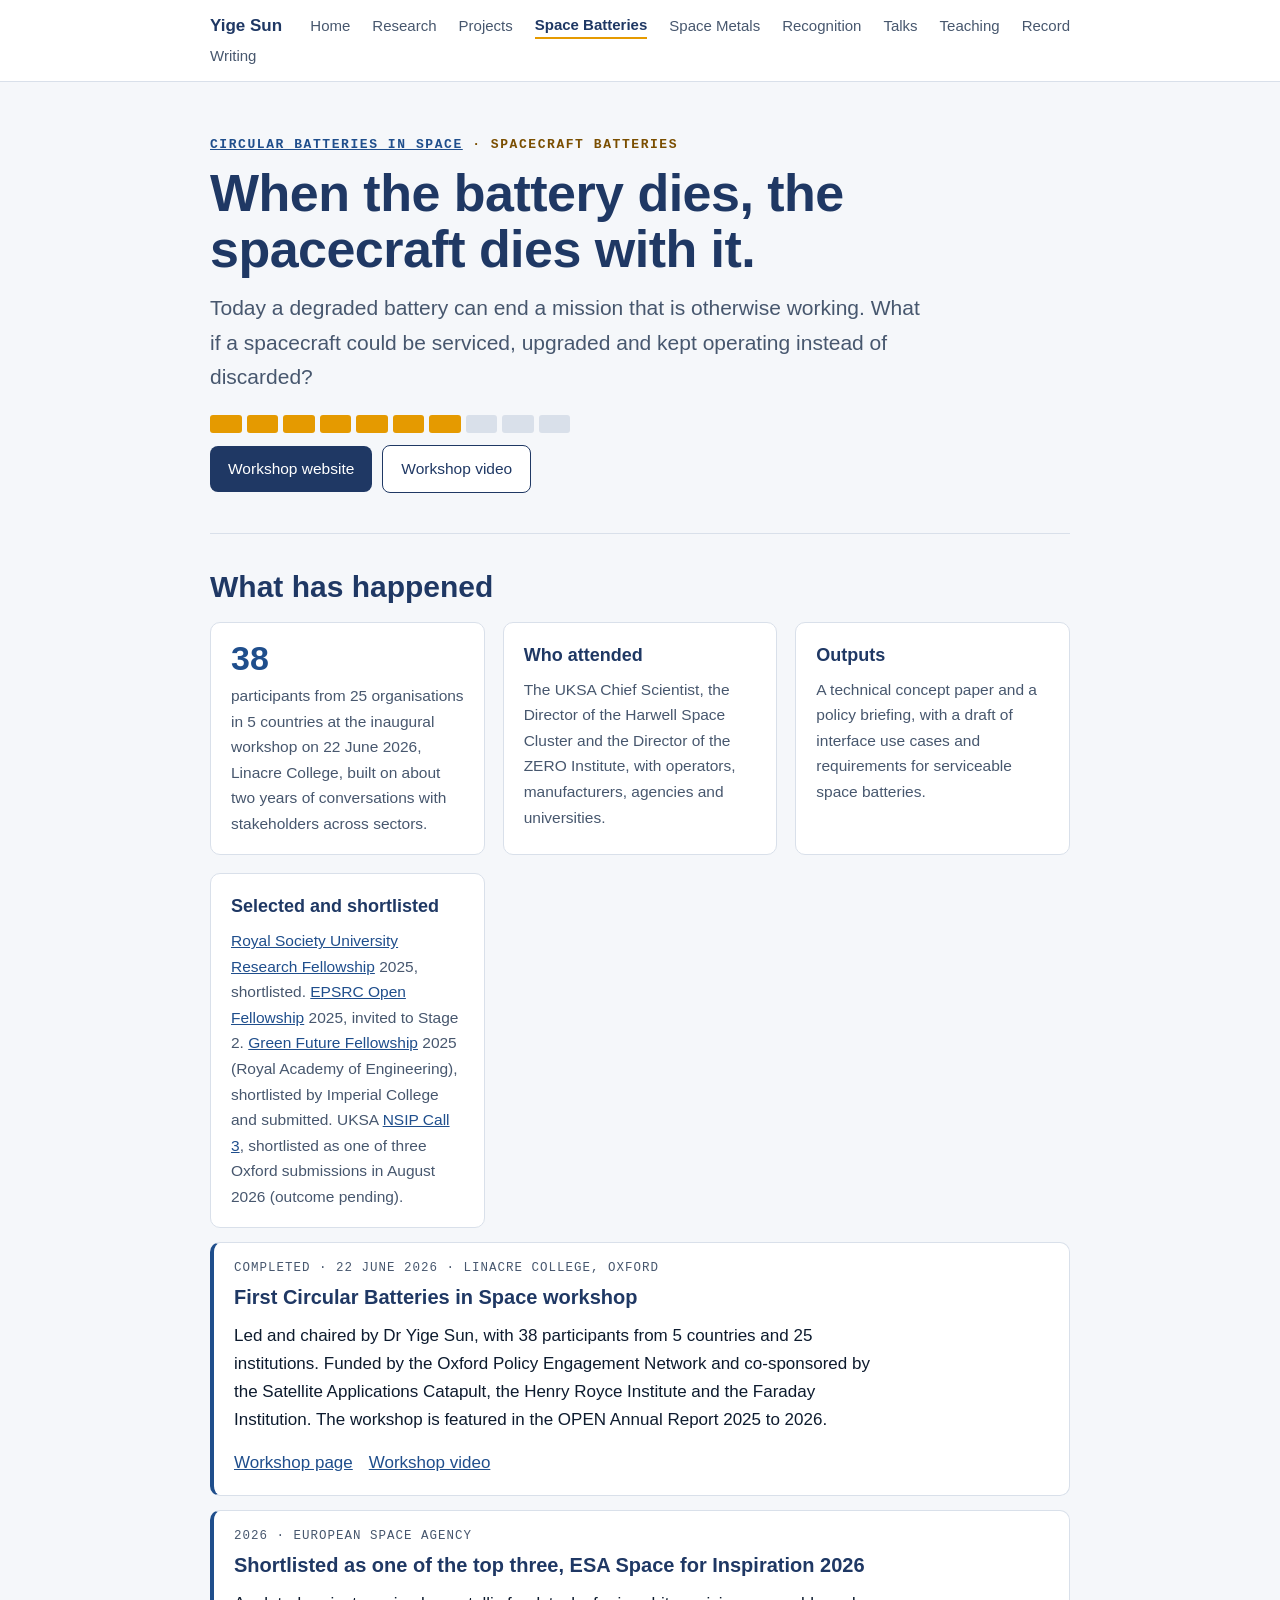
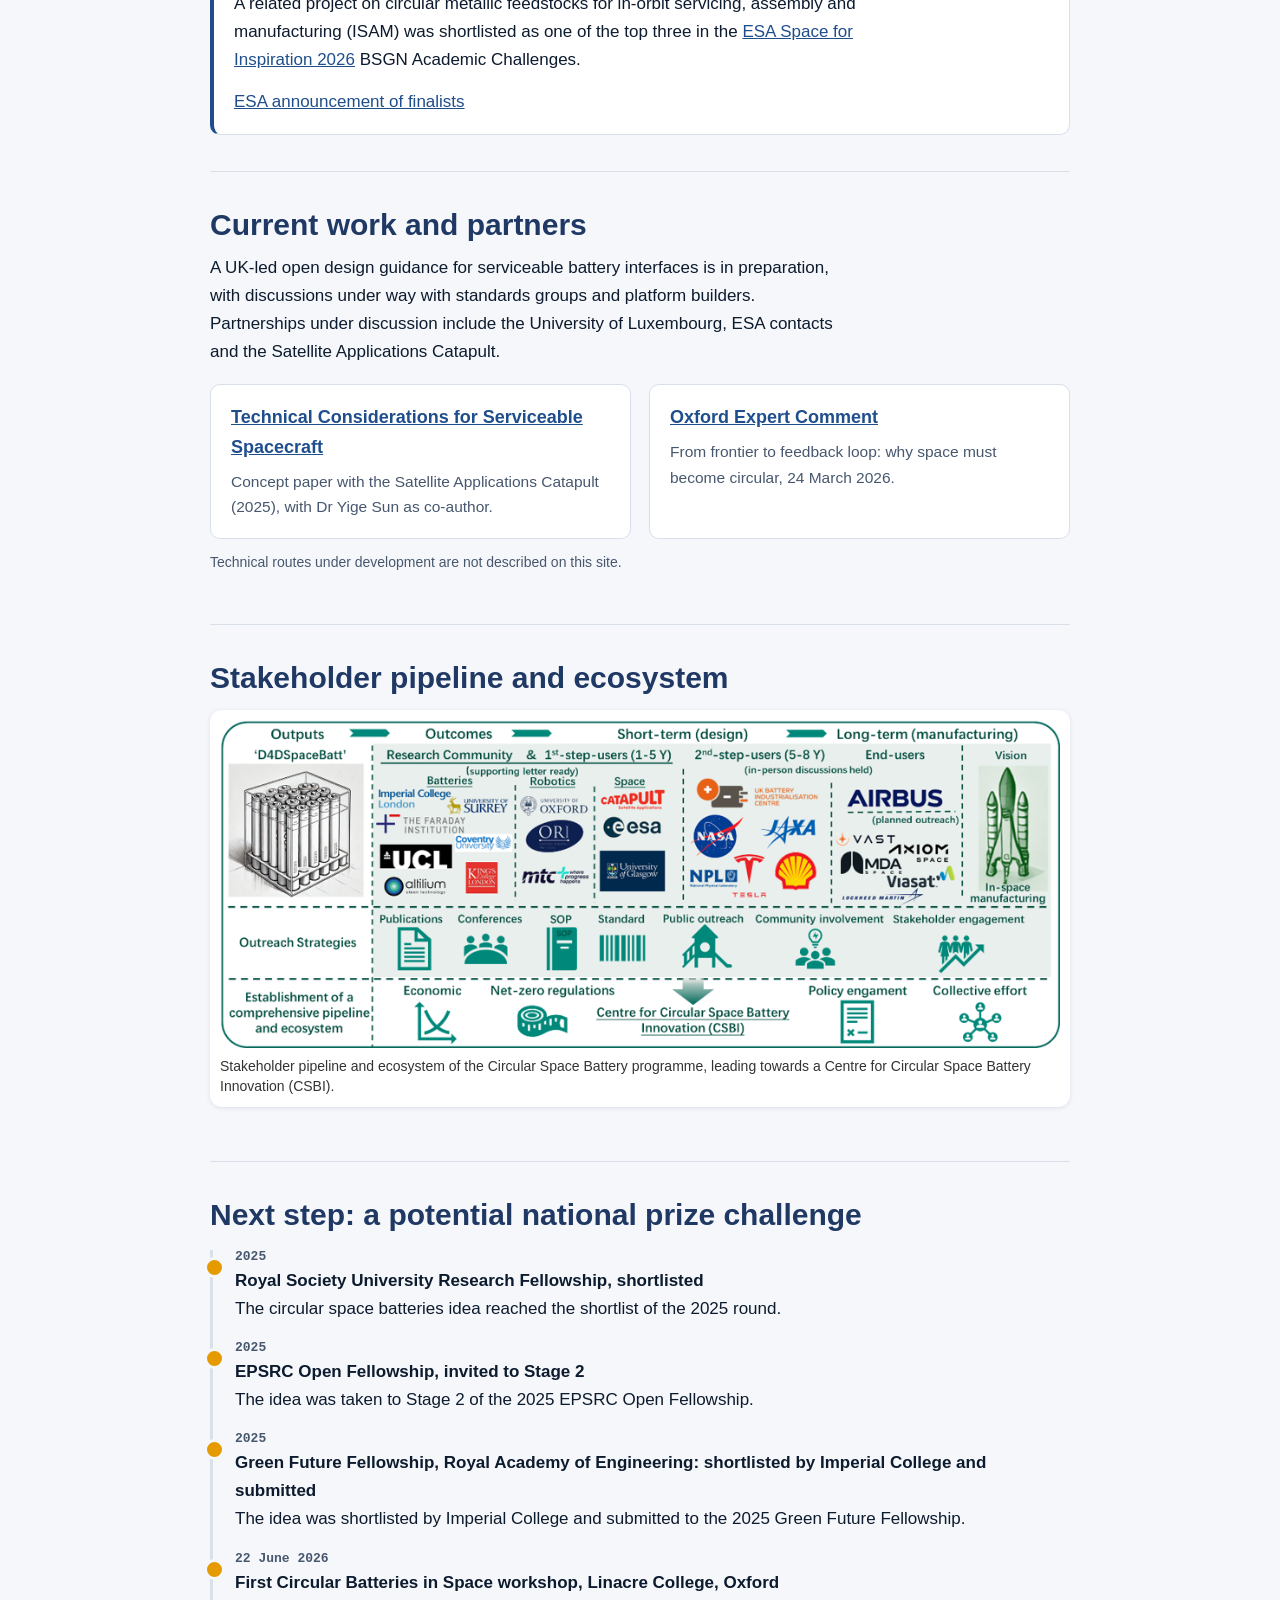
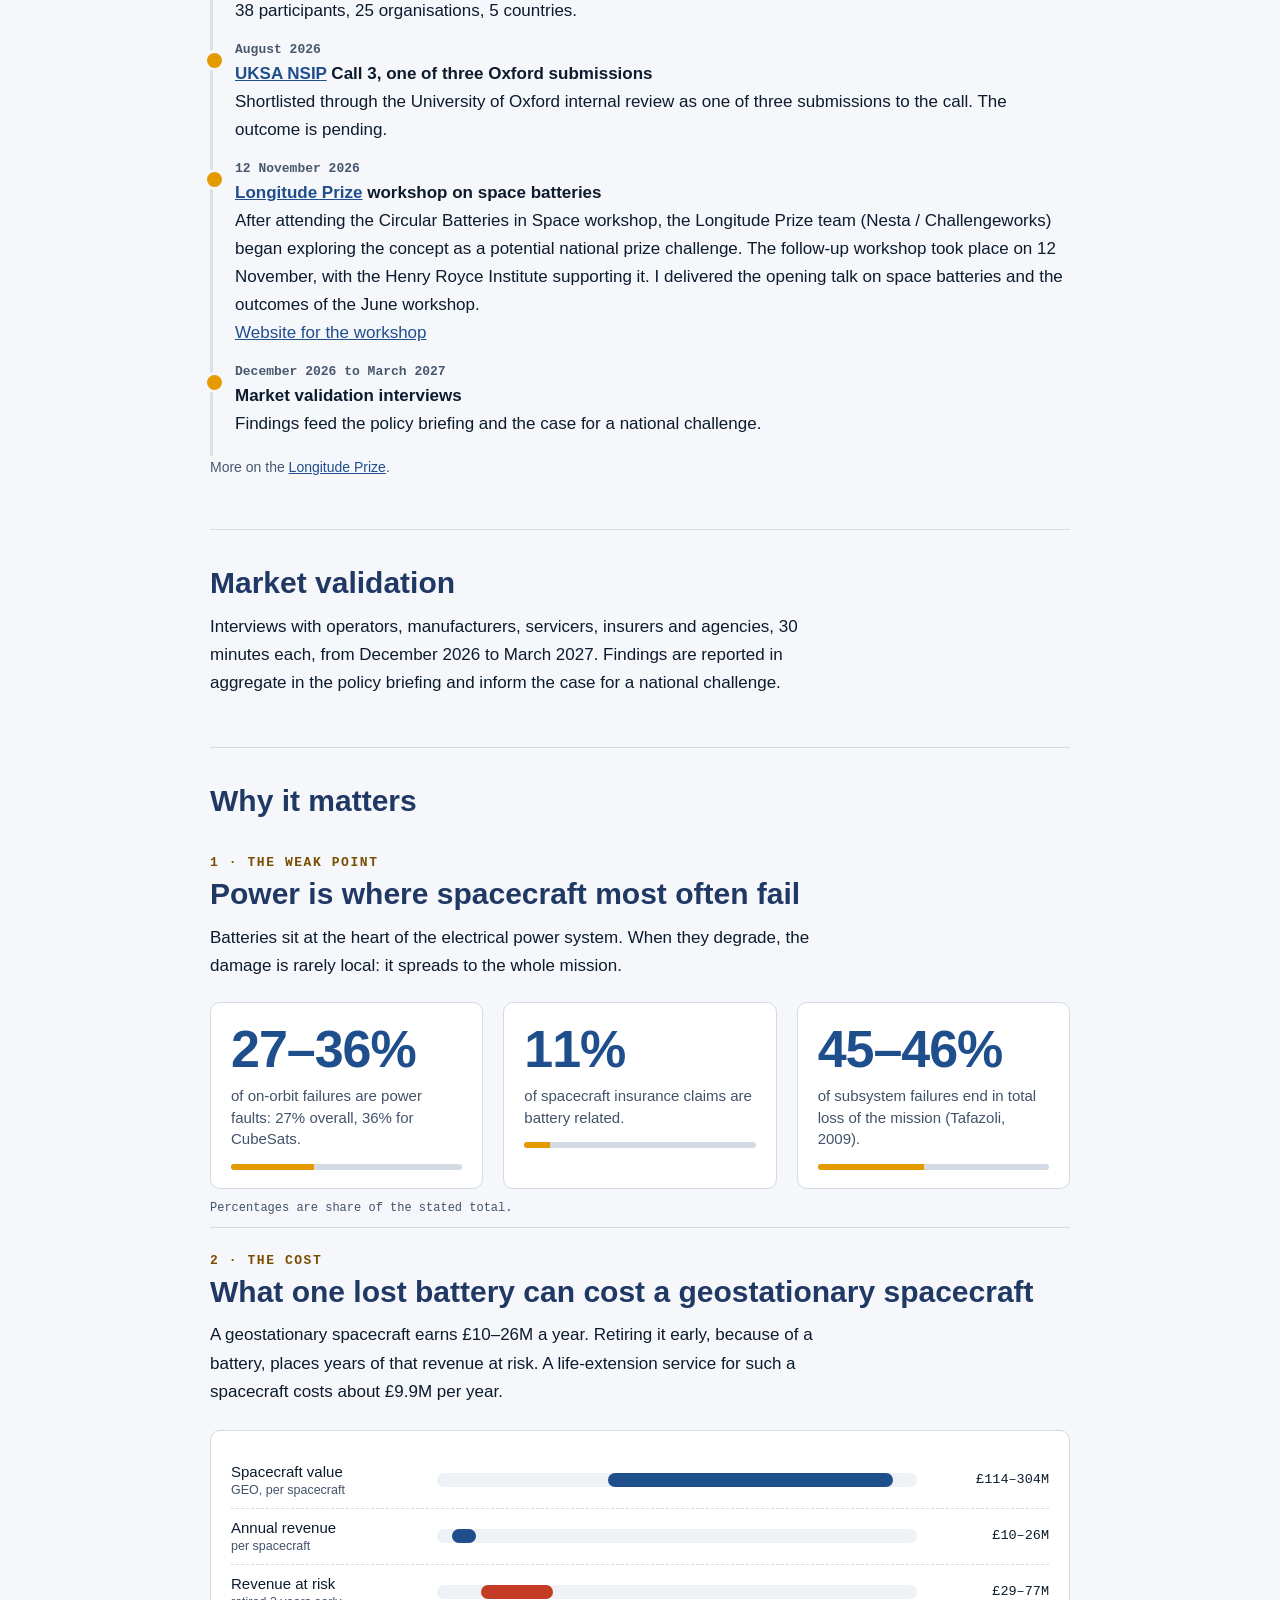
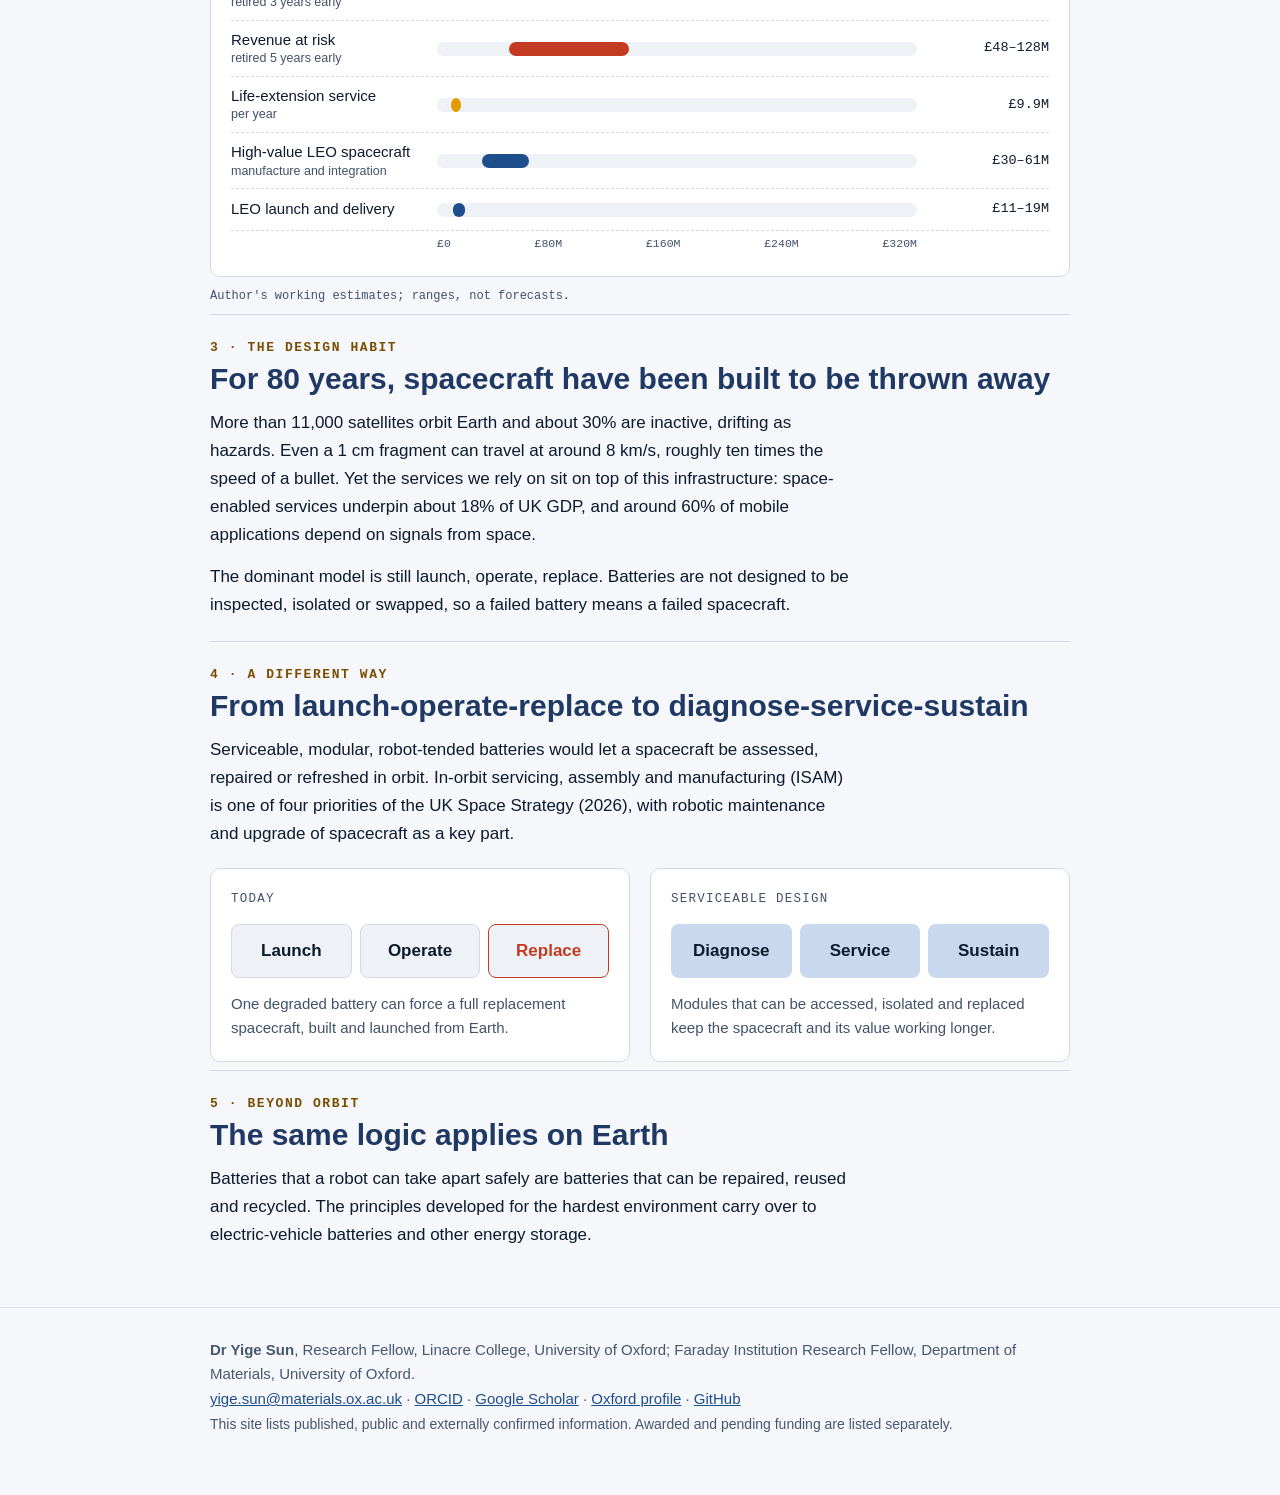
<file: space-batteries.html>
<!doctype html><html lang="en"><head><meta charset="utf-8"><meta name="viewport" content="width=device-width,initial-scale=1"><title>Space Batteries | Dr Yige Sun</title><meta name="description" content="Circular Batteries in Space: programme, workshop, market validation and why it matters, led by Dr Yige Sun."><link rel="stylesheet" href="assets/style.css"></head><body>
<nav><div class="wrap"><a class="brand" href="index.html">Yige Sun</a><a class="l" href="index.html">Home</a><a class="l" href="research.html">Research</a><a class="l" href="projects.html">Projects</a><a class="l" href="space-batteries.html" aria-current=page>Space Batteries</a><a class="l" href="space-metals.html">Space Metals</a><a class="l" href="recognition.html">Recognition</a><a class="l" href="talks.html">Talks</a><a class="l" href="teaching.html">Teaching</a><a class="l" href="record.html">Record</a><a class="l" href="writing.html">Writing</a></div></nav>
<main class="wrap">
<header class="hero"><div class="eyebrow"><a href="https://hzgezi-lynette.github.io/circular-space-batt/">Circular Batteries in Space</a> · Spacecraft batteries</div>
<h1>When the battery dies, the spacecraft dies with it.</h1>
<p class="lede">Today a degraded battery can end a mission that is otherwise working. What if a spacecraft could be serviced, upgraded and kept operating instead of discarded?</p>
<div class="cells" aria-hidden="true"><i></i><i></i><i></i><i></i><i></i><i></i><i></i><i class="off"></i><i class="off"></i><i class="off"></i></div>
<a class="btn" href="https://hzgezi-lynette.github.io/circular-space-batt/">Workshop website</a><a class="btn alt" href="https://www.linkedin.com/posts/yige-sun_space-battery-sustainability-activity-7483392491530956800-2crM">Workshop video</a></header>

<section><h2>What has happened</h2><div class="grid">
<div class="card"><span class="big">38</span><p>participants from 25 organisations in 5 countries at the inaugural workshop on 22 June 2026, Linacre College, built on about two years of conversations with stakeholders across sectors.</p></div>
<div class="card"><h3>Who attended</h3><p>The UKSA Chief Scientist, the Director of the Harwell Space Cluster and the Director of the ZERO Institute, with operators, manufacturers, agencies and universities.</p></div>
<div class="card"><h3>Outputs</h3><p>A technical concept paper and a policy briefing, with a draft of interface use cases and requirements for serviceable space batteries.</p></div>
<div class="card"><h3>Selected and shortlisted</h3><p><a href="https://royalsociety.org/grants-schemes-awards/grants/university-research/">Royal Society University Research Fellowship</a> 2025, shortlisted. <a href="https://www.ukri.org/opportunity/epsrc-open-fellowships-dec-2023-responsive-mode/">EPSRC Open Fellowship</a> 2025, invited to Stage 2. <a href="https://raeng.org.uk/green-future-fellowships">Green Future Fellowship</a> 2025 (Royal Academy of Engineering), shortlisted by Imperial College and submitted. UKSA <a href="https://lnkd.in/p/e6Y6vdMH">NSIP Call 3</a>, shortlisted as one of three Oxford submissions in August 2026 (outcome pending).</p></div></div>
<div class="upd"><div class="when">Completed · 22 June 2026 · Linacre College, Oxford</div><h3>First Circular Batteries in Space workshop</h3>
<p>Led and chaired by Dr Yige Sun, with 38 participants from 5 countries and 25 institutions. Funded by the Oxford Policy Engagement Network and co-sponsored by the Satellite Applications Catapult, the Henry Royce Institute and the Faraday Institution. The workshop is featured in the OPEN Annual Report 2025 to 2026.</p>
<div class="links"><a href="https://hzgezi-lynette.github.io/circular-space-batt/">Workshop page</a><a href="https://www.linkedin.com/posts/yige-sun_space-battery-sustainability-activity-7483392491530956800-2crM">Workshop video</a></div></div>
<div class="upd"><div class="when">2026 · European Space Agency</div><h3>Shortlisted as one of the top three, ESA Space for Inspiration 2026</h3>
<p>A related project on circular metallic feedstocks for in-orbit servicing, assembly and manufacturing (ISAM) was shortlisted as one of the top three in the <a href="https://lnkd.in/p/dPvu4RFf">ESA Space for Inspiration 2026</a> BSGN Academic Challenges.</p>
<div class="links"><a href="https://bsgn.esa.int/2026/07/22/s4i-academic-challenge-finalists/#1784726135-2-71">ESA announcement of finalists</a></div></div></section>

<section><h2>Current work and partners</h2>
<p>A UK-led open design guidance for serviceable battery interfaces is in preparation, with discussions under way with standards groups and platform builders. Partnerships under discussion include the University of Luxembourg, ESA contacts and the Satellite Applications Catapult.</p>
<div class="grid"><div class="card"><h3><a href="https://sa.catapult.org.uk/digital-library/technical-considerations-for-serviceable-spacecraft/">Technical Considerations for Serviceable Spacecraft</a></h3><p>Concept paper with the Satellite Applications Catapult (2025), with Dr Yige Sun as co-author.</p></div>
<div class="card"><h3><a href="https://www.ox.ac.uk/news/2026-03-24-expert-comment-frontier-feedback-loop-why-space-must-become-circular">Oxford Expert Comment</a></h3><p>From frontier to feedback loop: why space must become circular, 24 March 2026.</p></div></div>
<p class="note" style="margin-top:12px">Technical routes under development are not described on this site.</p></section>

<section><h2>Stakeholder pipeline and ecosystem</h2>
<figure class="pipeline"><img src="assets/stakeholder-pipeline.png" alt="Stakeholder pipeline and ecosystem of the Circular Space Battery programme, from research community and first-step users to second-step users, end users and the vision of in-space manufacturing, with outreach strategies and the proposed Centre for Circular Space Battery Innovation"><figcaption>Stakeholder pipeline and ecosystem of the Circular Space Battery programme, leading towards a Centre for Circular Space Battery Innovation (CSBI).</figcaption></figure>
</section>

<section><h2>Next step: a potential national prize challenge</h2>
<ul class="tl">
<li><span class="y">2025</span><span class="t">Royal Society University Research Fellowship, shortlisted</span><br>The circular space batteries idea reached the shortlist of the 2025 round.</li>
<li><span class="y">2025</span><span class="t">EPSRC Open Fellowship, invited to Stage 2</span><br>The idea was taken to Stage 2 of the 2025 EPSRC Open Fellowship.</li>
<li><span class="y">2025</span><span class="t">Green Future Fellowship, Royal Academy of Engineering: shortlisted by Imperial College and submitted</span><br>The idea was shortlisted by Imperial College and submitted to the 2025 Green Future Fellowship.</li>
<li><span class="y">22 June 2026</span><span class="t">First Circular Batteries in Space workshop, Linacre College, Oxford</span><br>38 participants, 25 organisations, 5 countries.</li>
<li><span class="y">August 2026</span><span class="t"><a href="https://lnkd.in/p/e6Y6vdMH">UKSA NSIP</a> Call 3, one of three Oxford submissions</span><br>Shortlisted through the University of Oxford internal review as one of three submissions to the call. The outcome is pending.</li>
<li><span class="y">12 November 2026</span><span class="t"><a href="https://longitudeprize.org/">Longitude Prize</a> workshop on space batteries</span><br>After attending the Circular Batteries in Space workshop, the Longitude Prize team (Nesta / Challengeworks) began exploring the concept as a potential national prize challenge. The follow-up workshop took place on 12 November, with the Henry Royce Institute supporting it. I delivered the opening talk on space batteries and the outcomes of the June workshop.<br><a href="https://www.eventbrite.co.uk/e/longitude-prize-workshop-on-space-batteries-tickets-2002430690098?aff=oddtdtcreator">Website for the workshop</a></li>
<li><span class="y">December 2026 to March 2027</span><span class="t">Market validation interviews</span><br>Findings feed the policy briefing and the case for a national challenge.</li></ul>
<p class="note">More on the <a href="https://longitudeprize.org/">Longitude Prize</a>.</p></section>

<section><h2>Market validation</h2>
<p>Interviews with operators, manufacturers, servicers, insurers and agencies, 30 minutes each, from December 2026 to March 2027. Findings are reported in aggregate in the policy briefing and inform the case for a national challenge.</p></section>

<section class="oe"><h2>Why it matters</h2>
<div class="sub" id="weak-point">
  <div class="eyebrow">1 · The weak point</div>
  <h3>Power is where spacecraft most often fail</h3>
  <p>Batteries sit at the heart of the electrical power system. When they degrade, the damage is rarely local: it spreads to the whole mission.</p>
  <div class="stats">
    <div class="stat"><b>27–36%</b><span>of on-orbit failures are power faults: 27% overall, 36% for CubeSats.</span><div class="bar"><u style="width:36%"></u></div></div>
    <div class="stat"><b>11%</b><span>of spacecraft insurance claims are battery related.</span><div class="bar"><u style="width:11%"></u></div></div>
    <div class="stat"><b>45–46%</b><span>of subsystem failures end in total loss of the mission (Tafazoli, 2009).</span><div class="bar"><u style="width:46%"></u></div></div>
  </div>
  <div class="note">Percentages are share of the stated total.</div>
</div>

<div class="sub" id="cost">
  <div class="eyebrow">2 · The cost</div>
  <h3>What one lost battery can cost a geostationary spacecraft</h3>
  <p>A geostationary spacecraft earns £10–26M a year. Retiring it early, because of a battery, places years of that revenue at risk. A life-extension service for such a spacecraft costs about £9.9M per year.</p>
  <div class="chart" role="img" aria-label="Range bars of spacecraft value, revenue and cost, in millions of pounds, from 0 to 320 million.">
    <div class="chart-inner">
      <div class="row"><div class="lab">Spacecraft value<small>GEO, per spacecraft</small></div><div class="track"><div class="fill" style="left:35.6%;width:59.4%"></div></div><div class="val">£114–304M</div></div>
      <div class="row"><div class="lab">Annual revenue<small>per spacecraft</small></div><div class="track"><div class="fill" style="left:3.1%;width:5%"></div></div><div class="val">£10–26M</div></div>
      <div class="row"><div class="lab">Revenue at risk<small>retired 3 years early</small></div><div class="track"><div class="fill risk" style="left:9.1%;width:15%"></div></div><div class="val">£29–77M</div></div>
      <div class="row"><div class="lab">Revenue at risk<small>retired 5 years early</small></div><div class="track"><div class="fill risk" style="left:15%;width:25%"></div></div><div class="val">£48–128M</div></div>
      <div class="row"><div class="lab">Life-extension service<small>per year</small></div><div class="track"><div class="fill dot" style="left:3%"></div></div><div class="val">£9.9M</div></div>
      <div class="row"><div class="lab">High-value LEO spacecraft<small>manufacture and integration</small></div><div class="track"><div class="fill" style="left:9.4%;width:9.7%"></div></div><div class="val">£30–61M</div></div>
      <div class="row"><div class="lab">LEO launch and delivery</div><div class="track"><div class="fill" style="left:3.4%;width:2.5%"></div></div><div class="val">£11–19M</div></div>
      <div class="axis"><div></div><div><span>£0</span><span>£80M</span><span>£160M</span><span>£240M</span><span>£320M</span></div><div></div></div>
    </div>
  </div>
  <div class="note">Author's working estimates; ranges, not forecasts.</div>
</div>

<div class="sub" id="disposable">
  <div class="eyebrow">3 · The design habit</div>
  <h3>For 80 years, spacecraft have been built to be thrown away</h3>
  <p>More than 11,000 satellites orbit Earth and about 30% are inactive, drifting as hazards. Even a 1 cm fragment can travel at around 8 km/s, roughly ten times the speed of a bullet. Yet the services we rely on sit on top of this infrastructure: space-enabled services underpin about 18% of UK GDP, and around 60% of mobile applications depend on signals from space.</p>
  <p>The dominant model is still launch, operate, replace. Batteries are not designed to be inspected, isolated or swapped, so a failed battery means a failed spacecraft.</p>
</div>

<div class="sub" id="different-way">
  <div class="eyebrow">4 · A different way</div>
  <h3>From launch-operate-replace to diagnose-service-sustain</h3>
  <p>Serviceable, modular, robot-tended batteries would let a spacecraft be assessed, repaired or refreshed in orbit. In-orbit servicing, assembly and manufacturing (ISAM) is one of four priorities of the UK Space Strategy (2026), with robotic maintenance and upgrade of spacecraft as a key part.</p>
  <div class="compare">
    <div class="path old"><h4>Today</h4><div class="steps"><div class="step">Launch</div><div class="step">Operate</div><div class="step">Replace</div></div><p>One degraded battery can force a full replacement spacecraft, built and launched from Earth.</p></div>
    <div class="path new"><h4>Serviceable design</h4><div class="steps"><div class="step">Diagnose</div><div class="step">Service</div><div class="step">Sustain</div></div><p>Modules that can be accessed, isolated and replaced keep the spacecraft and its value working longer.</p></div>
  </div>
</div>

<div class="sub" id="earth">
  <div class="eyebrow">5 · Beyond orbit</div>
  <h3>The same logic applies on Earth</h3>
  <p>Batteries that a robot can take apart safely are batteries that can be repaired, reused and recycled. The principles developed for the hardest environment carry over to electric-vehicle batteries and other energy storage.</p>
</div></section>
</main>
<footer><div class="wrap"><b>Dr Yige Sun</b>, Research Fellow, Linacre College, University of Oxford; Faraday Institution Research Fellow, Department of Materials, University of Oxford.<br>
<a href="mailto:yige.sun@materials.ox.ac.uk">yige.sun@materials.ox.ac.uk</a> · <a href="https://orcid.org/0000-0001-8661-8642">ORCID</a> · <a href="https://scholar.google.co.uk/citations?user=p5d-u5sAAAAJ&hl=en">Google Scholar</a> · <a href="https://materialsoutreach.web.ox.ac.uk/people/dr-yige-sun">Oxford profile</a> · <a href="https://github.com/OxRAMSociety">GitHub</a><br>
<span class="note">This site lists published, public and externally confirmed information. Awarded and pending funding are listed separately.</span></div></footer></body></html>
</file>
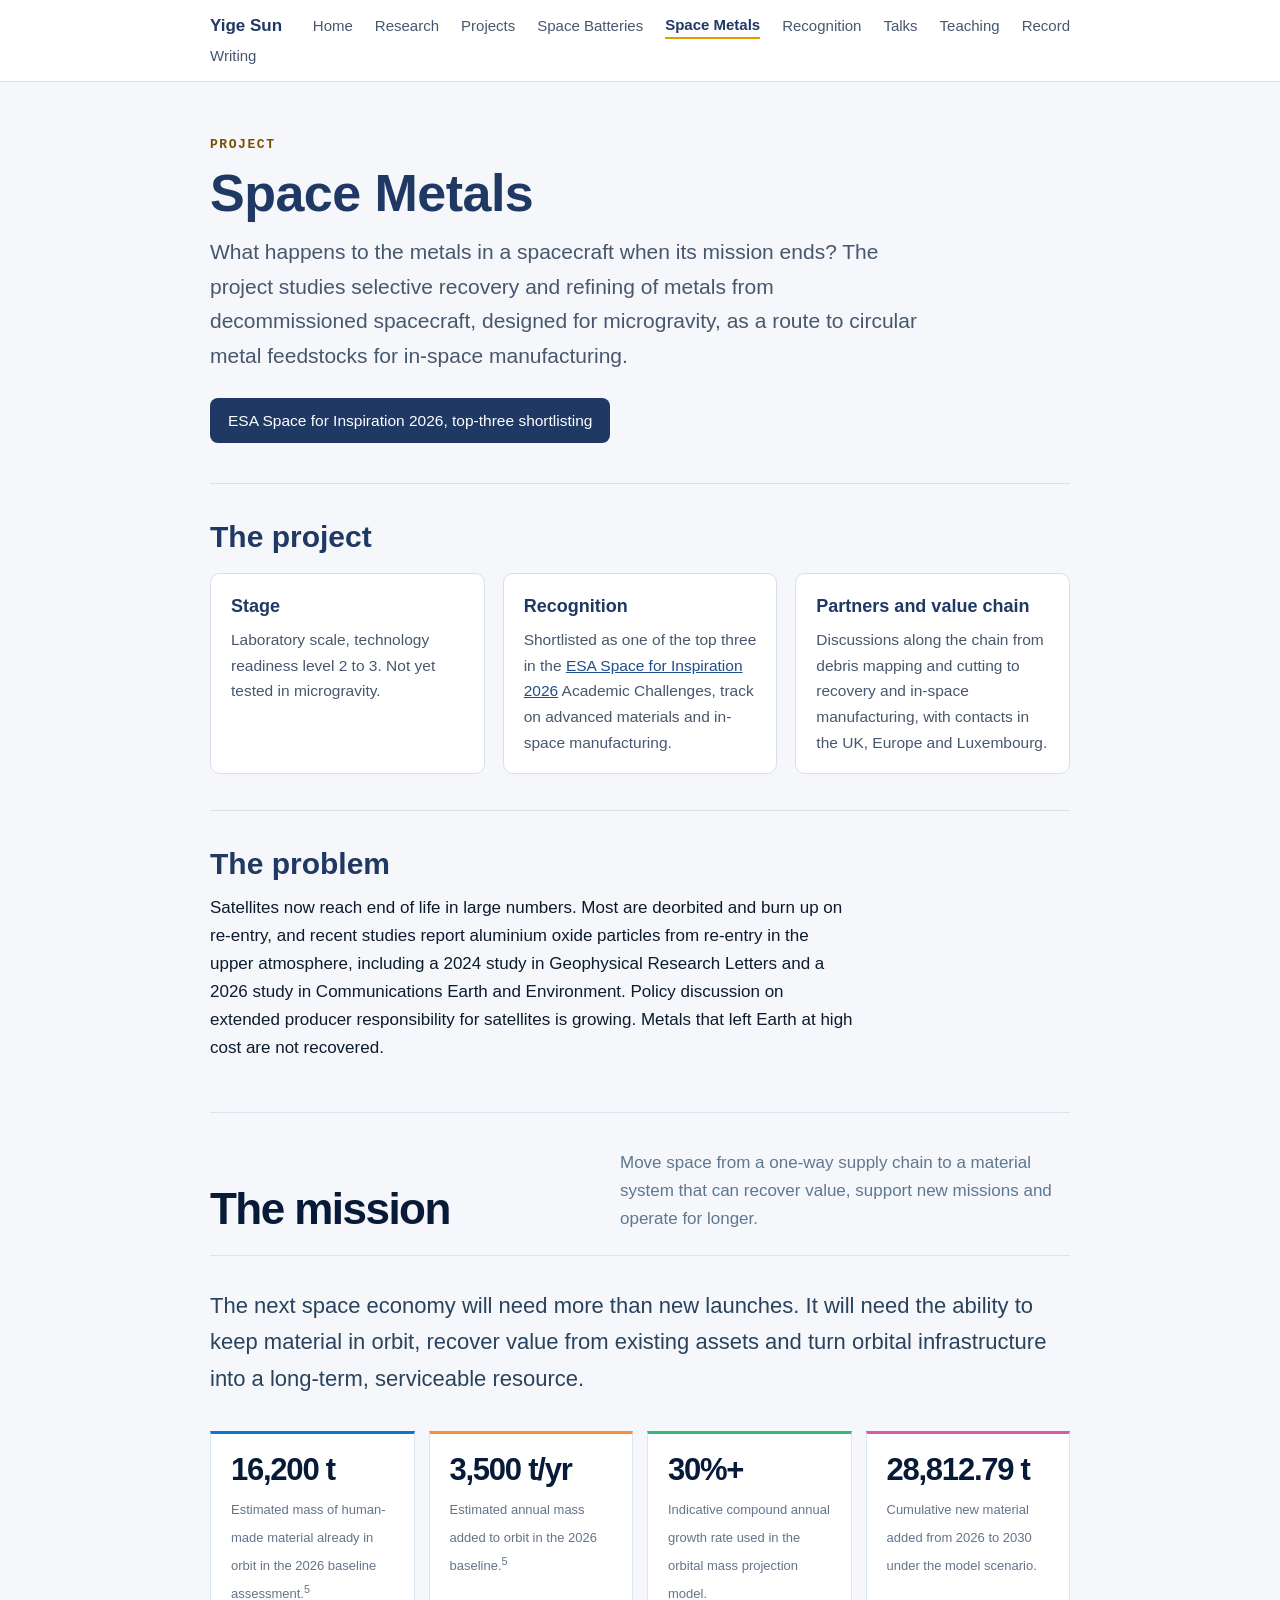
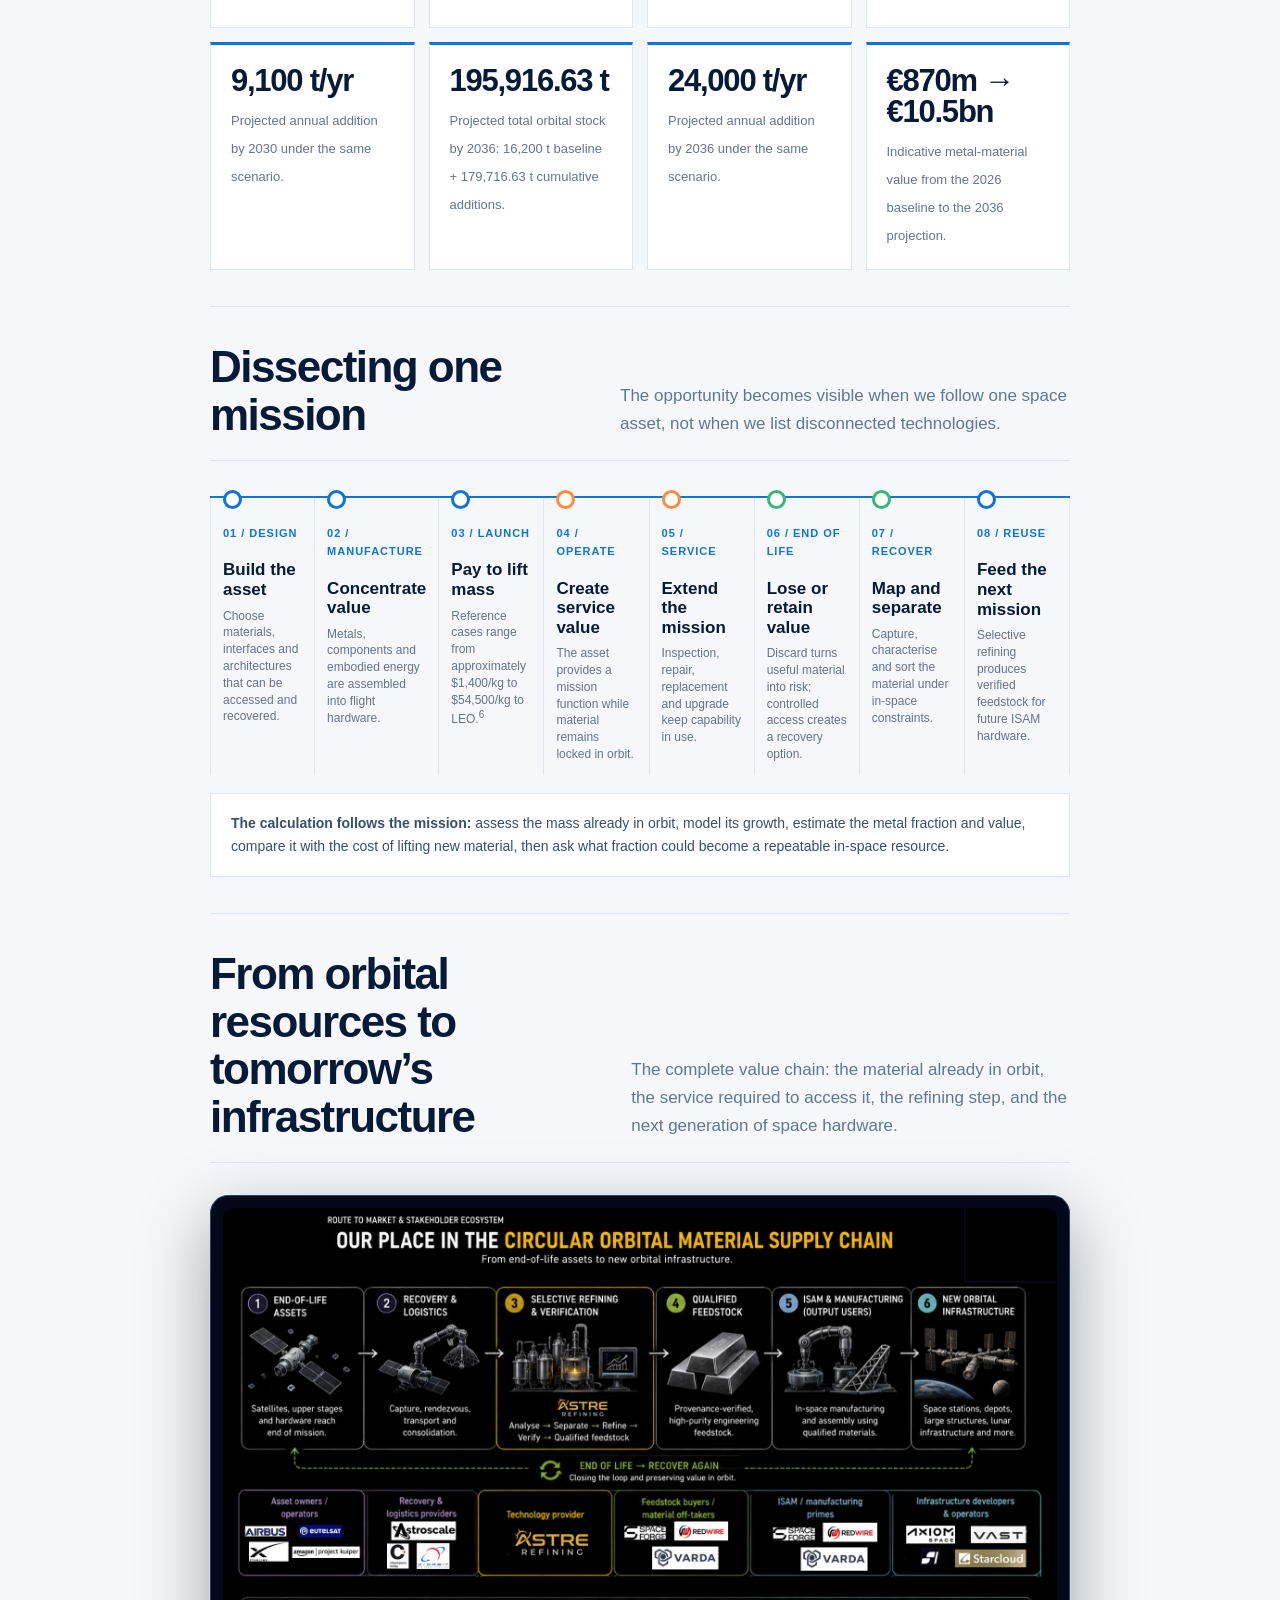
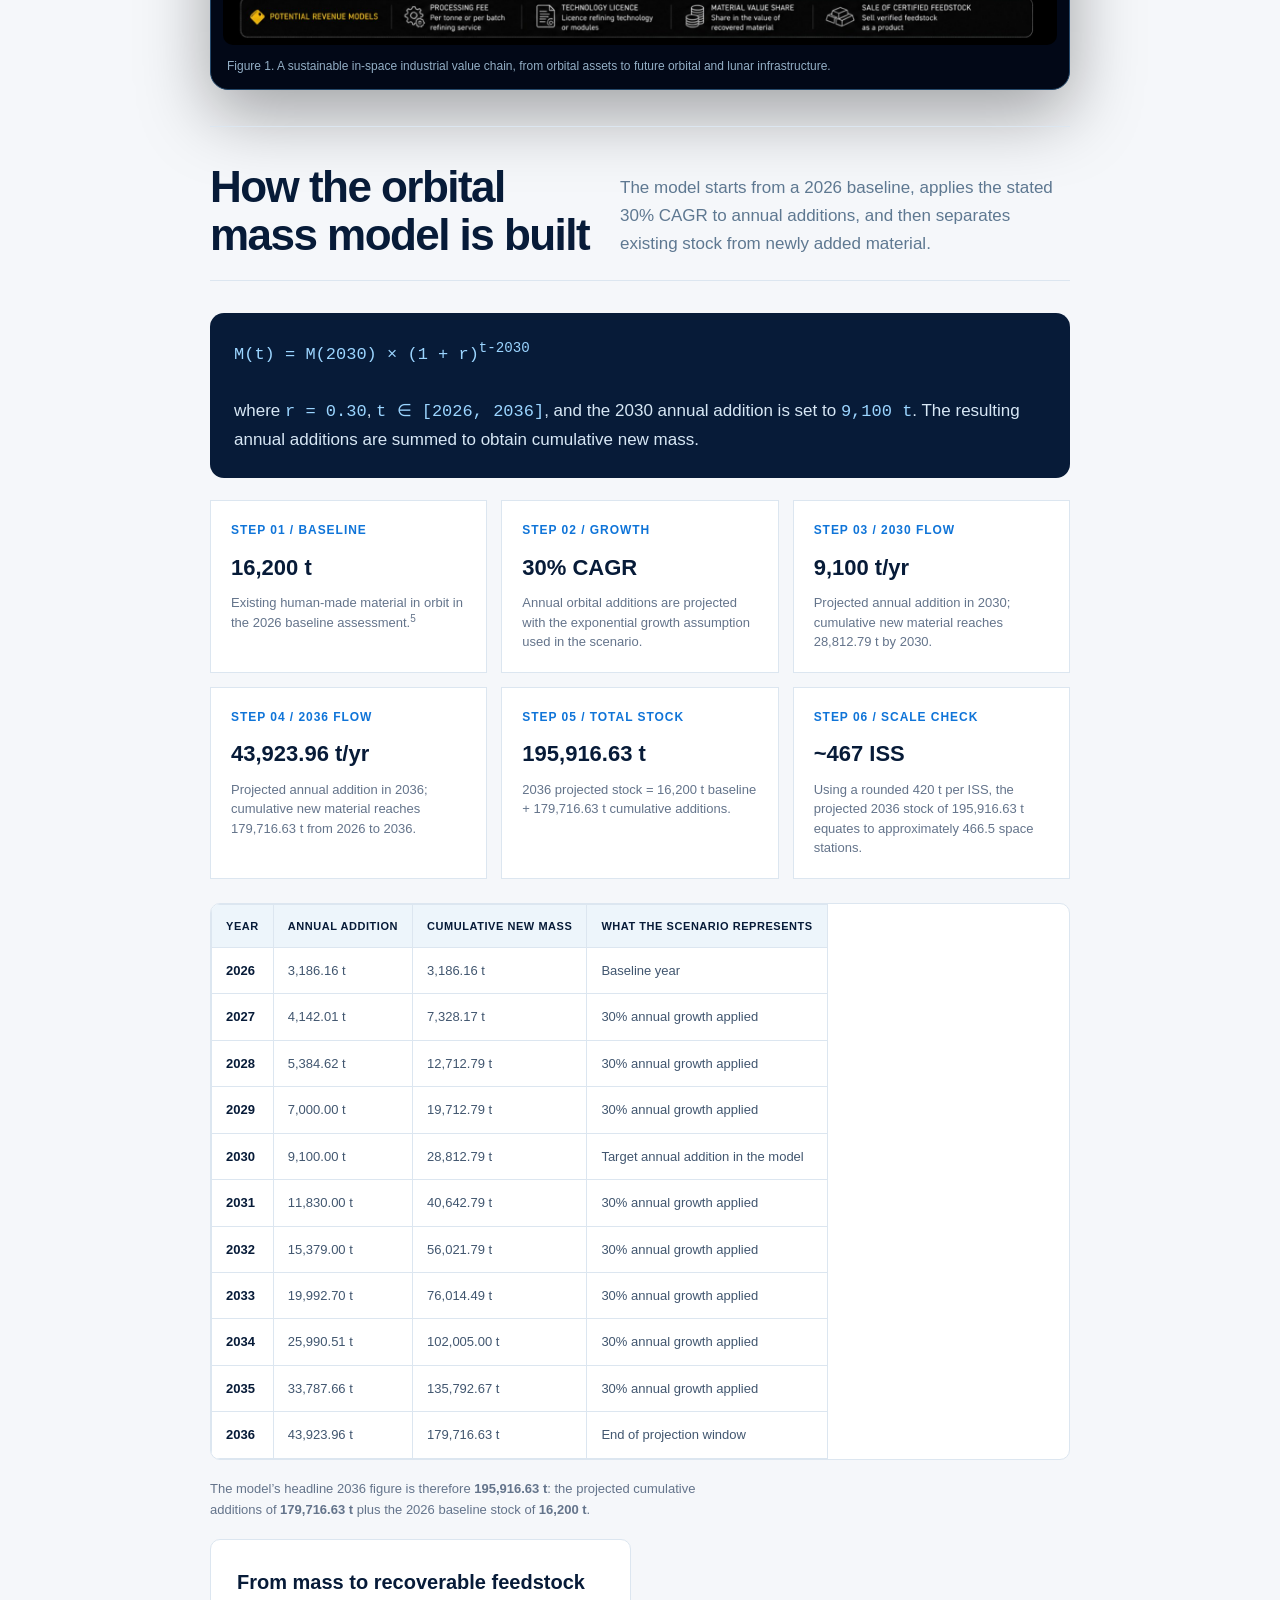
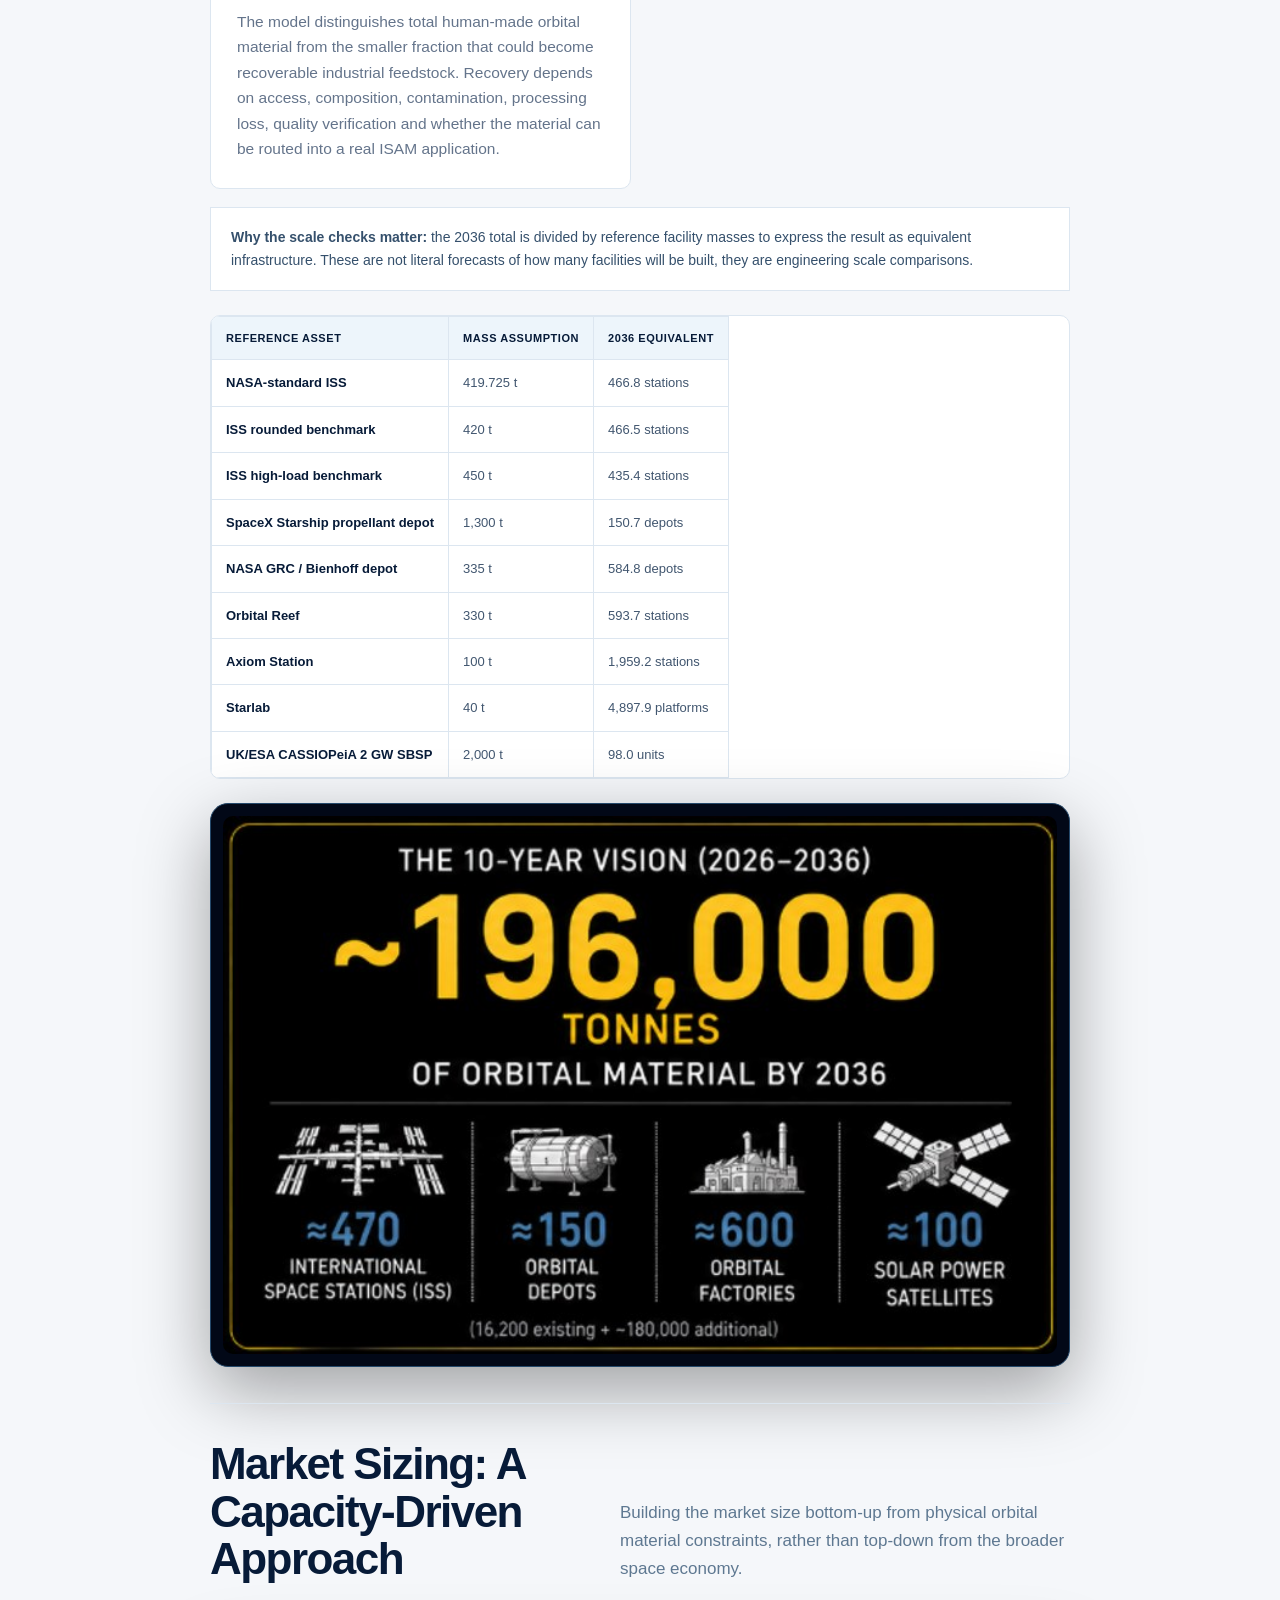
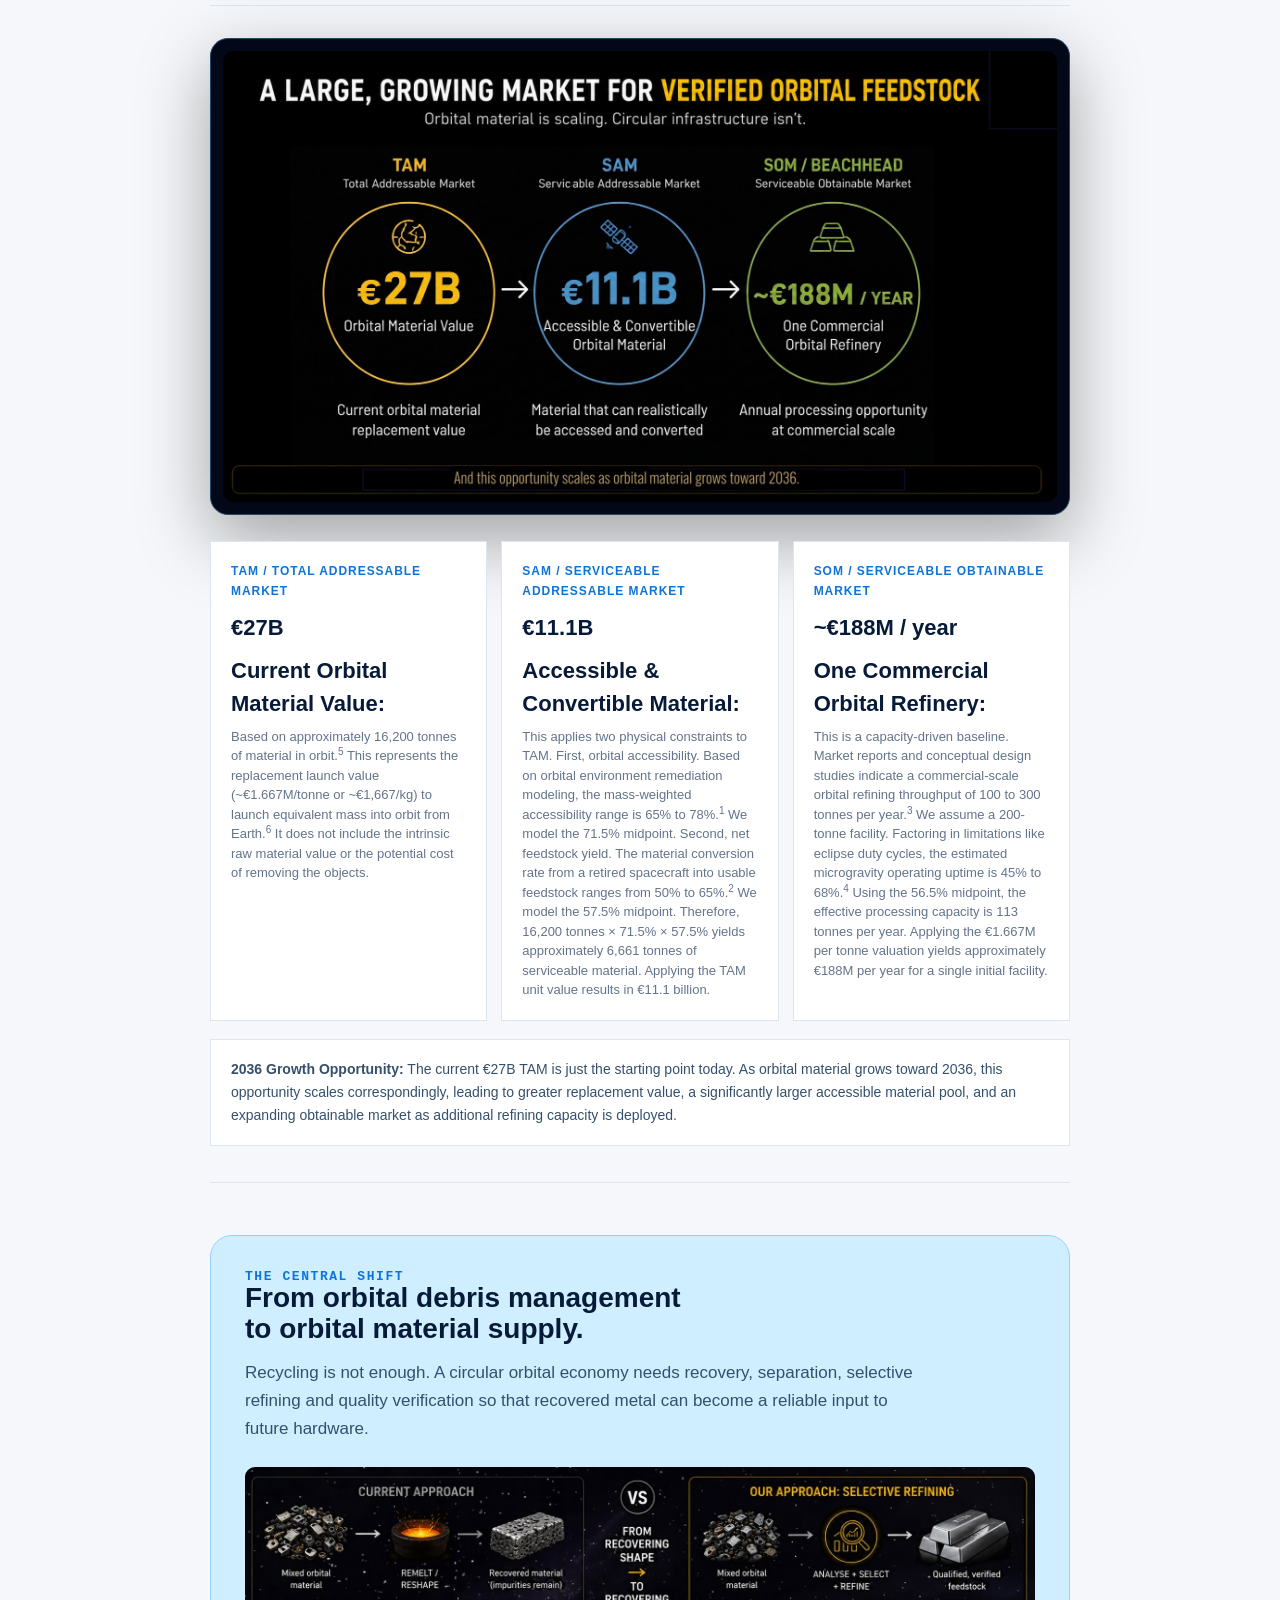
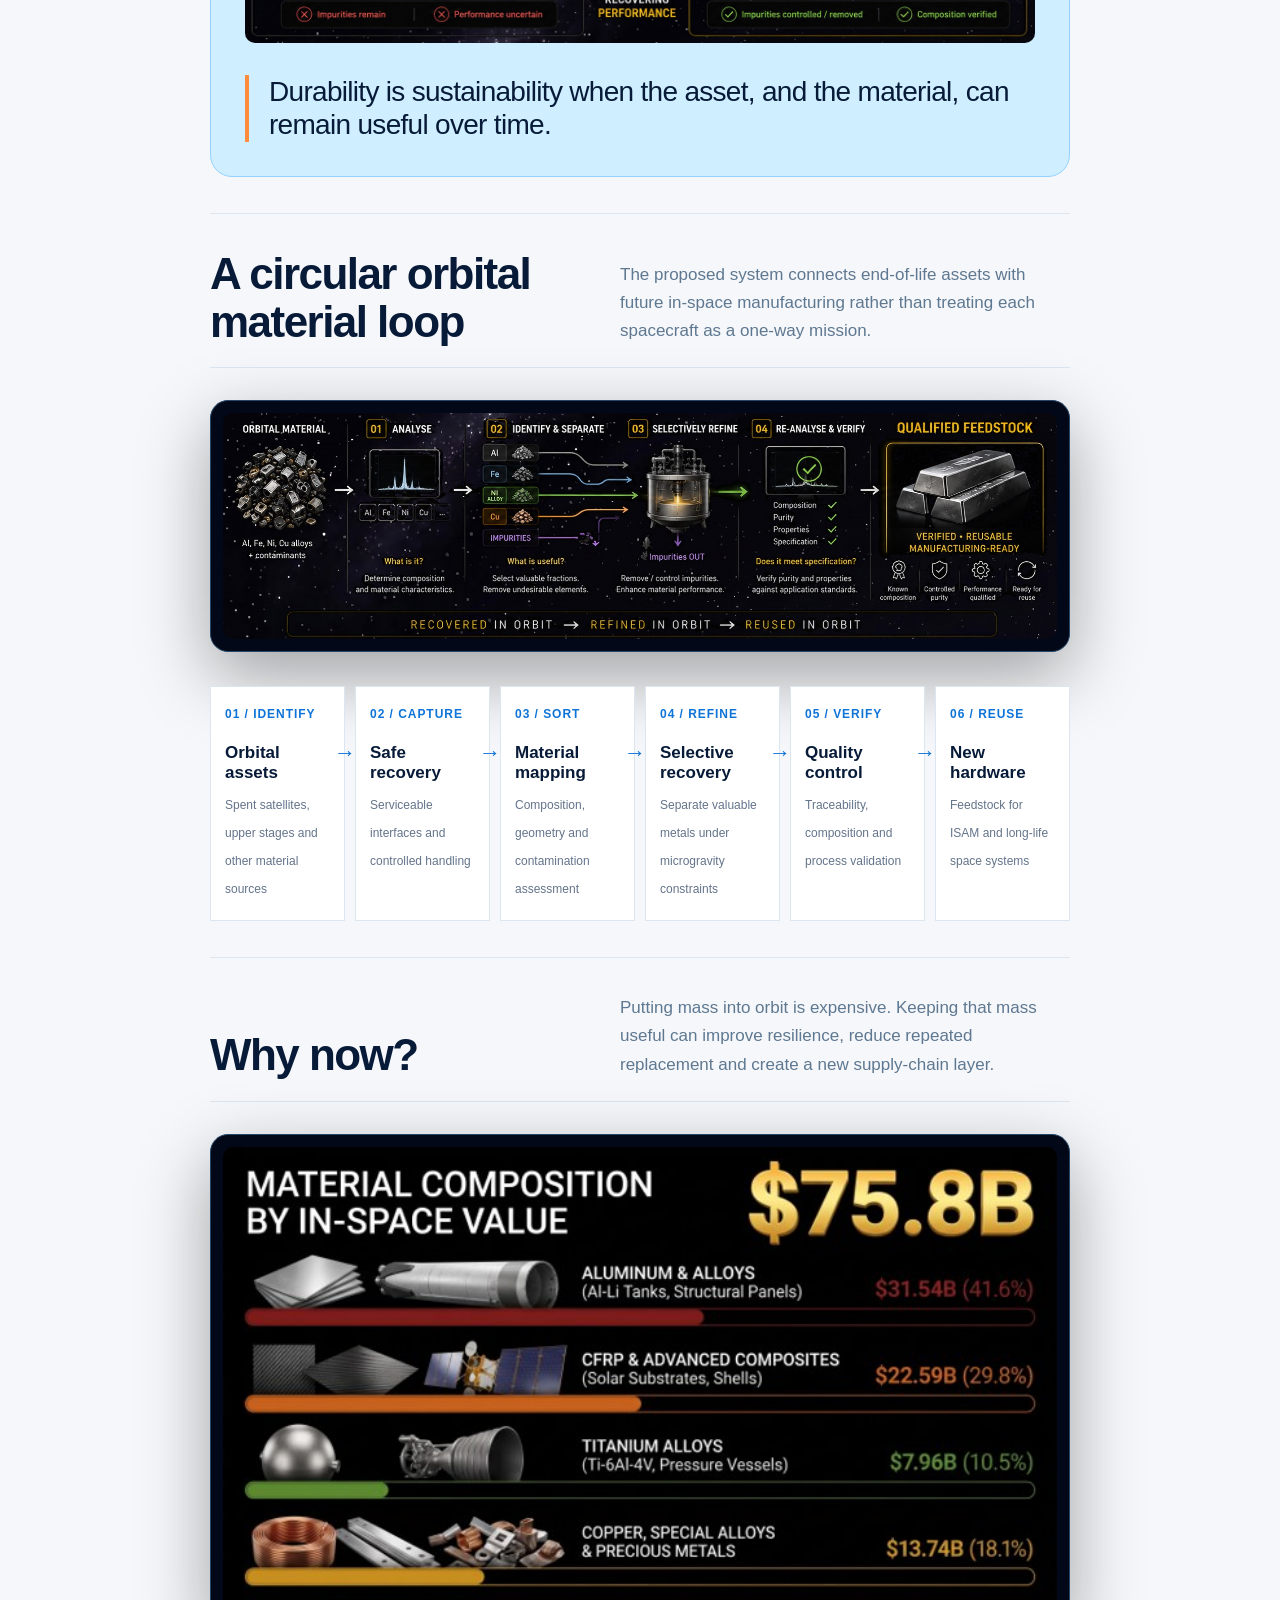
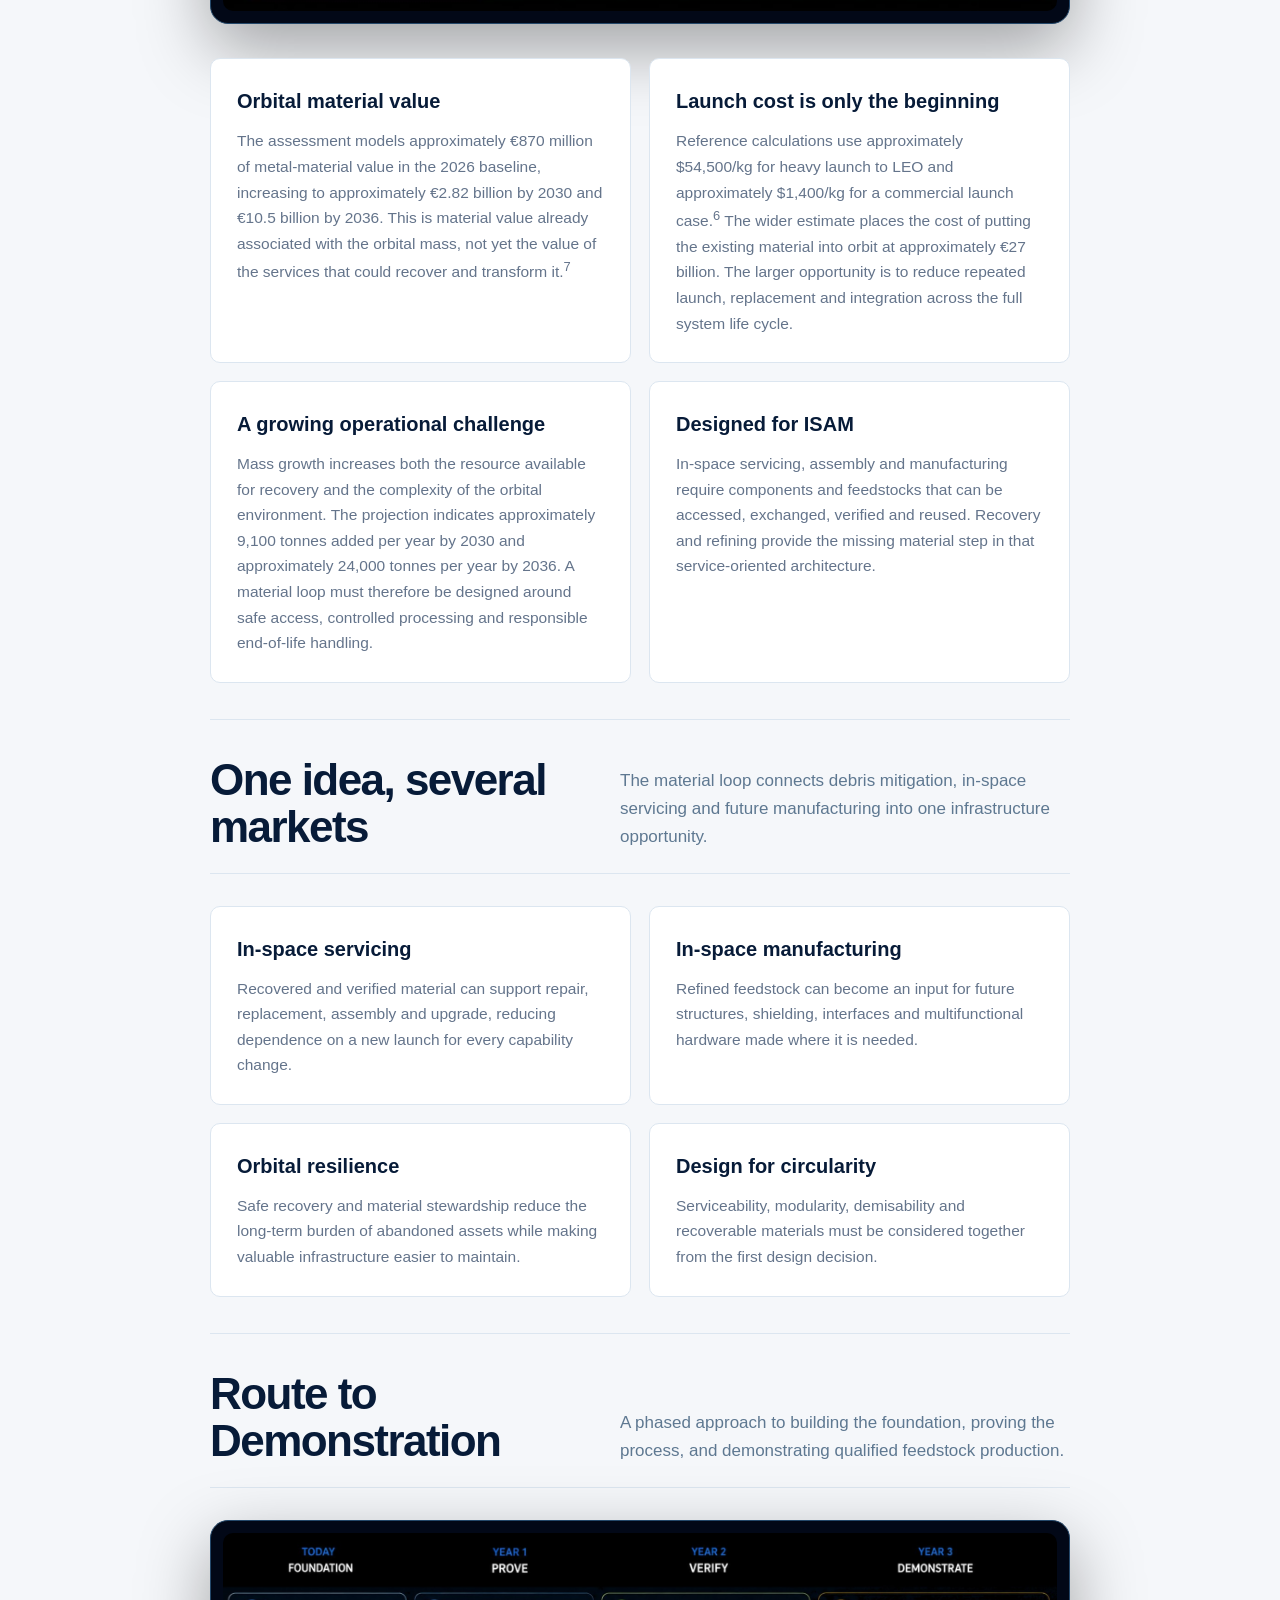
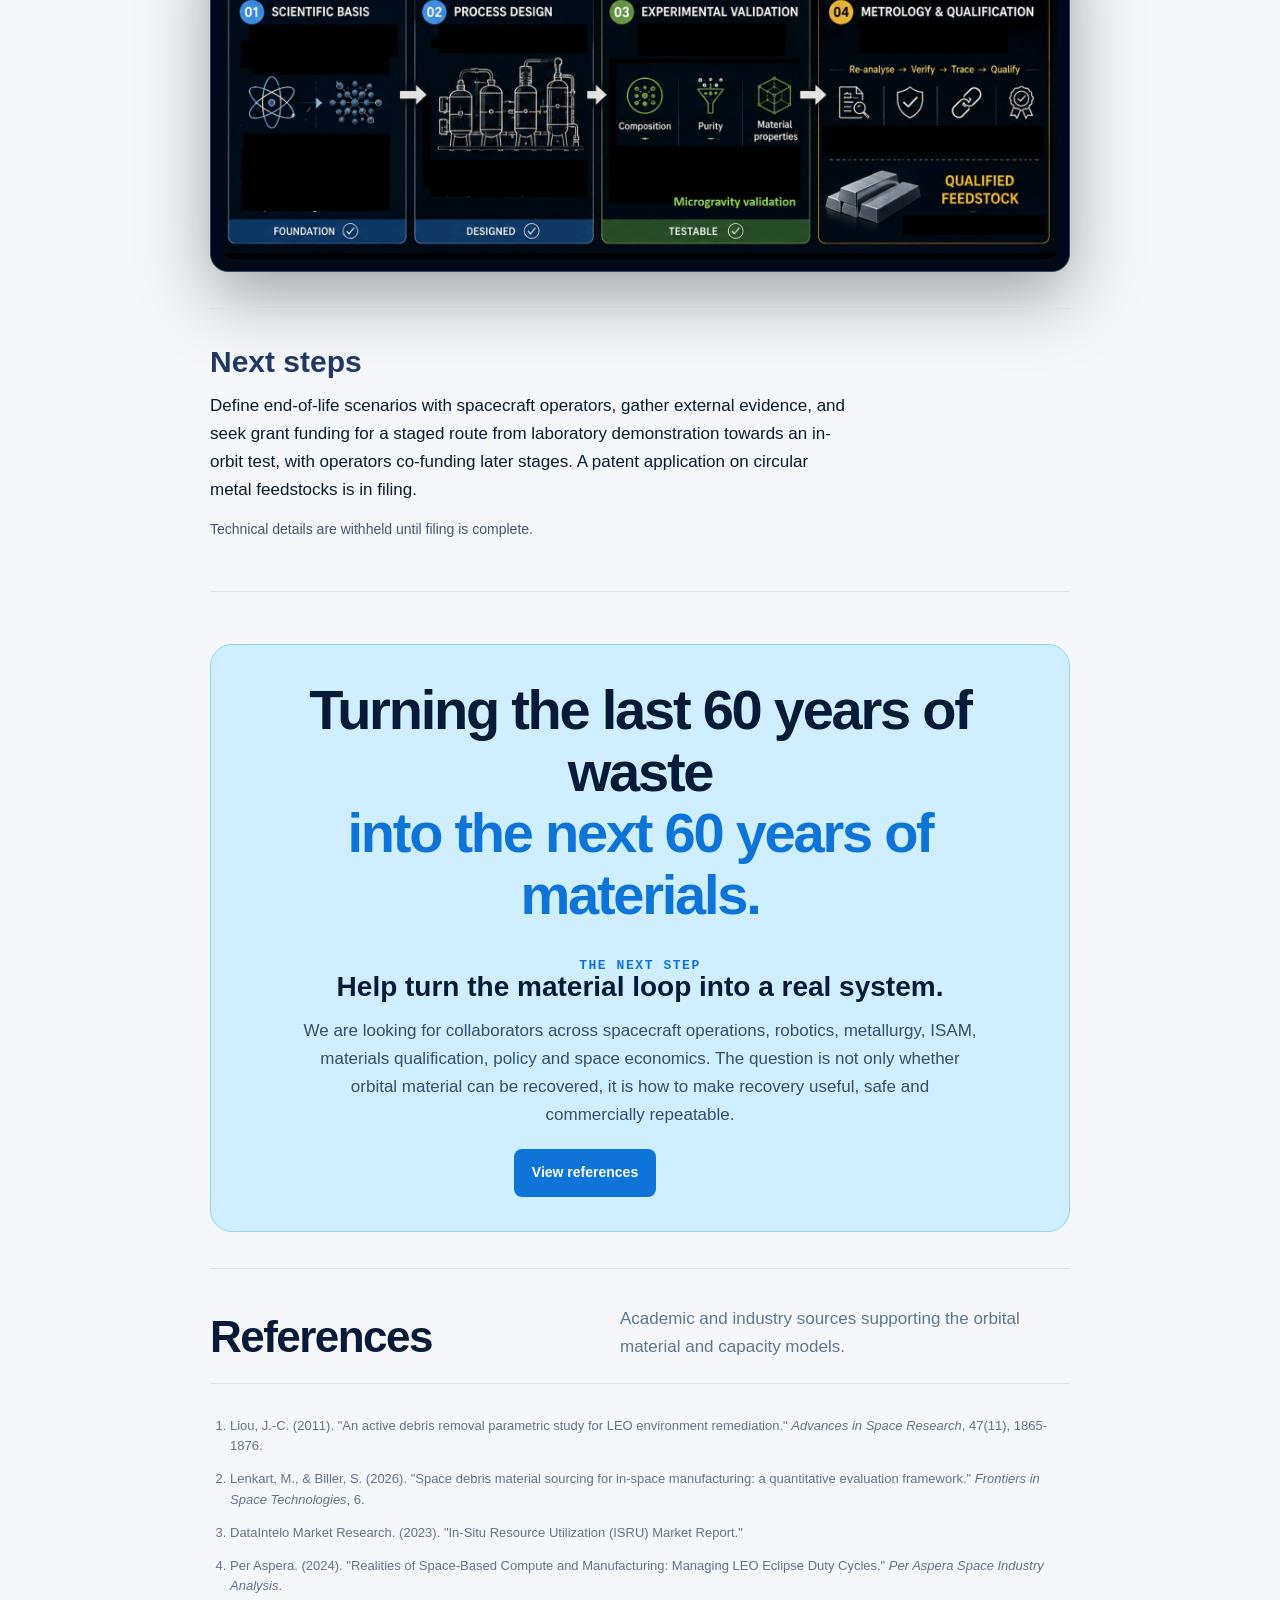
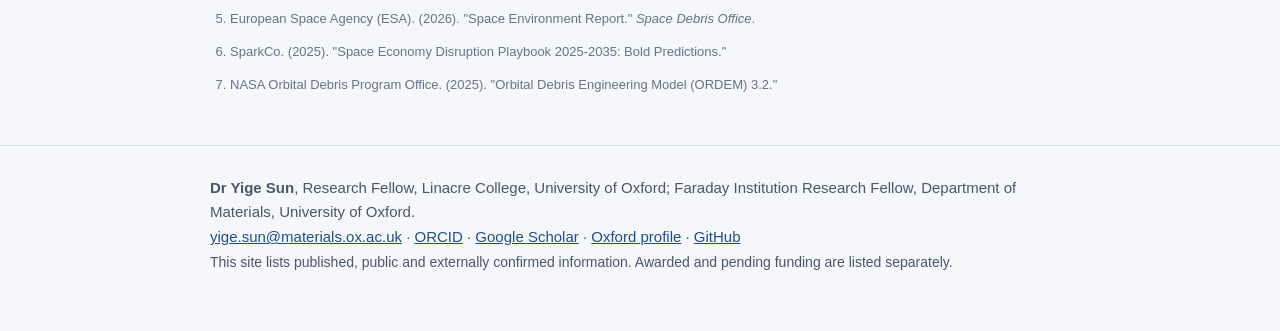
<file: space-metals.html>
<!doctype html><html lang="en"><head><meta charset="utf-8"><meta name="viewport" content="width=device-width,initial-scale=1"><title>Space Metals | Dr Yige Sun</title><meta name="description" content="Space Metals: recovery and refining of metals from decommissioned spacecraft, project led by Dr Yige Sun."><link rel="stylesheet" href="assets/style.css"></head><body>
<nav><div class="wrap"><a class="brand" href="index.html">Yige Sun</a><a class="l" href="index.html">Home</a><a class="l" href="research.html">Research</a><a class="l" href="projects.html">Projects</a><a class="l" href="space-batteries.html">Space Batteries</a><a class="l" href="space-metals.html" aria-current=page>Space Metals</a><a class="l" href="recognition.html">Recognition</a><a class="l" href="talks.html">Talks</a><a class="l" href="teaching.html">Teaching</a><a class="l" href="record.html">Record</a><a class="l" href="writing.html">Writing</a></div></nav>
<main class="wrap"><header class="hero"><div class="eyebrow">Project</div><h1>Space Metals</h1>
<p class="lede">What happens to the metals in a spacecraft when its mission ends? The project studies selective recovery and refining of metals from decommissioned spacecraft, designed for microgravity, as a route to circular metal feedstocks for in-space manufacturing.</p>
<a class="btn" href="https://lnkd.in/p/dPvu4RFf">ESA Space for Inspiration 2026, top-three shortlisting</a></header>
<section><h2>The project</h2><div class="grid">
<div class="card"><h3>Stage</h3><p>Laboratory scale, technology readiness level 2 to 3. Not yet tested in microgravity.</p></div>
<div class="card"><h3>Recognition</h3><p>Shortlisted as one of the top three in the <a href="https://lnkd.in/p/dPvu4RFf">ESA Space for Inspiration 2026</a> Academic Challenges, track on advanced materials and in-space manufacturing.</p></div>
<div class="card"><h3>Partners and value chain</h3><p>Discussions along the chain from debris mapping and cutting to recovery and in-space manufacturing, with contacts in the UK, Europe and Luxembourg.</p></div></div></section>
<section><h2>The problem</h2>
<p>Satellites now reach end of life in large numbers. Most are deorbited and burn up on re-entry, and recent studies report aluminium oxide particles from re-entry in the upper atmosphere, including a 2024 study in Geophysical Research Letters and a 2026 study in Communications Earth and Environment. Policy discussion on extended producer responsibility for satellites is growing. Metals that left Earth at high cost are not recovered.</p></section>
<section class="af" id="mission">
      <div>
        <div class="section-head"><h2>The mission</h2><p>Move space from a one-way supply chain to a material system that can recover value, support new missions and operate for longer.</p></div>
        <p class="intro">The next space economy will need more than new launches. It will need the ability to keep material in orbit, recover value from existing assets and turn orbital infrastructure into a long-term, serviceable resource.</p>

        <div class="stats">
          <div class="stat"><strong>16,200 t</strong><span>Estimated mass of human-made material already in orbit in the 2026 baseline assessment.<sup>5</sup></span></div>
          <div class="stat"><strong>3,500 t/yr</strong><span>Estimated annual mass added to orbit in the 2026 baseline.<sup>5</sup></span></div>
          <div class="stat"><strong>30%+</strong><span>Indicative compound annual growth rate used in the orbital mass projection model.</span></div>
          <div class="stat"><strong>28,812.79 t</strong><span>Cumulative new material added from 2026 to 2030 under the model scenario.</span></div>
          <div class="stat"><strong>9,100 t/yr</strong><span>Projected annual addition by 2030 under the same scenario.</span></div>
          <div class="stat"><strong>195,916.63 t</strong><span>Projected total orbital stock by 2036: 16,200 t baseline + 179,716.63 t cumulative additions.</span></div>
          <div class="stat"><strong>24,000 t/yr</strong><span>Projected annual addition by 2036 under the same scenario.</span></div>
          <div class="stat"><strong>€870m → €10.5bn</strong><span>Indicative metal-material value from the 2026 baseline to the 2036 projection.</span></div>
        </div>
      </div>
    </section>
<section class="af">
      <div>
        <div class="section-head"><h2>Dissecting one mission</h2><p>The opportunity becomes visible when we follow one space asset, not when we list disconnected technologies.</p></div>
        <div class="mission-track">
          <div class="mission-node"><b>01 / DESIGN</b><strong>Build the asset</strong><span>Choose materials, interfaces and architectures that can be accessed and recovered.</span></div>
          <div class="mission-node"><b>02 / MANUFACTURE</b><strong>Concentrate value</strong><span>Metals, components and embodied energy are assembled into flight hardware.</span></div>
          <div class="mission-node"><b>03 / LAUNCH</b><strong>Pay to lift mass</strong><span>Reference cases range from approximately $1,400/kg to $54,500/kg to LEO.<sup>6</sup></span></div>
          <div class="mission-node"><b>04 / OPERATE</b><strong>Create service value</strong><span>The asset provides a mission function while material remains locked in orbit.</span></div>
          <div class="mission-node"><b>05 / SERVICE</b><strong>Extend the mission</strong><span>Inspection, repair, replacement and upgrade keep capability in use.</span></div>
          <div class="mission-node"><b>06 / END OF LIFE</b><strong>Lose or retain value</strong><span>Discard turns useful material into risk; controlled access creates a recovery option.</span></div>
          <div class="mission-node"><b>07 / RECOVER</b><strong>Map and separate</strong><span>Capture, characterise and sort the material under in-space constraints.</span></div>
          <div class="mission-node"><b>08 / REUSE</b><strong>Feed the next mission</strong><span>Selective refining produces verified feedstock for future ISAM hardware.</span></div>
        </div>
        <div class="mission-note"><strong>The calculation follows the mission:</strong> assess the mass already in orbit, model its growth, estimate the metal fraction and value, compare it with the cost of lifting new material, then ask what fraction could become a repeatable in-space resource.</div>
      </div>
    </section>
<section class="af">
      <div>
        <div class="section-head"><h2>From orbital resources to tomorrow’s infrastructure</h2><p>The complete value chain: the material already in orbit, the service required to access it, the refining step, and the next generation of space hardware.</p></div>
        <div class="figure-wrap">
          <img src="assets/af-value-chain.jpg" alt="Our place in the circular orbital material supply chain" />
          <div class="caption">Figure 1. A sustainable in-space industrial value chain, from orbital assets to future orbital and lunar infrastructure.</div>
        </div>
      </div>
    </section>
<section class="af">
      <div>
        <div class="section-head"><h2>How the orbital mass model is built</h2><p>The model starts from a 2026 baseline, applies the stated 30% CAGR to annual additions, and then separates existing stock from newly added material.</p></div>
        <div class="formula"><code>M(t) = M(2030) × (1 + r)<sup>t-2030</sup></code><br><br>where <code>r = 0.30</code>, <code>t ∈ [2026, 2036]</code>, and the 2030 annual addition is set to <code>9,100 t</code>. The resulting annual additions are summed to obtain cumulative new mass.</div>
        
        <div class="calc-grid">
          <div class="calc"><b>STEP 01 / BASELINE</b><strong>16,200 t</strong><p>Existing human-made material in orbit in the 2026 baseline assessment.<sup>5</sup></p></div>
          <div class="calc"><b>STEP 02 / GROWTH</b><strong>30% CAGR</strong><p>Annual orbital additions are projected with the exponential growth assumption used in the scenario.</p></div>
          <div class="calc"><b>STEP 03 / 2030 FLOW</b><strong>9,100 t/yr</strong><p>Projected annual addition in 2030; cumulative new material reaches 28,812.79 t by 2030.</p></div>
          <div class="calc"><b>STEP 04 / 2036 FLOW</b><strong>43,923.96 t/yr</strong><p>Projected annual addition in 2036; cumulative new material reaches 179,716.63 t from 2026 to 2036.</p></div>
          <div class="calc"><b>STEP 05 / TOTAL STOCK</b><strong>195,916.63 t</strong><p>2036 projected stock = 16,200 t baseline + 179,716.63 t cumulative additions.</p></div>
          <div class="calc"><b>STEP 06 / SCALE CHECK</b><strong>~467 ISS</strong><p>Using a rounded 420 t per ISS, the projected 2036 stock of 195,916.63 t equates to approximately 466.5 space stations.</p></div>
        </div>
        
        <table class="data-table">
          <thead><tr><th>Year</th><th>Annual addition</th><th>Cumulative new mass</th><th>What the scenario represents</th></tr></thead>
          <tbody>
            <tr><td><strong>2026</strong></td><td>3,186.16 t</td><td>3,186.16 t</td><td>Baseline year</td></tr>
            <tr><td><strong>2027</strong></td><td>4,142.01 t</td><td>7,328.17 t</td><td>30% annual growth applied</td></tr>
            <tr><td><strong>2028</strong></td><td>5,384.62 t</td><td>12,712.79 t</td><td>30% annual growth applied</td></tr>
            <tr><td><strong>2029</strong></td><td>7,000.00 t</td><td>19,712.79 t</td><td>30% annual growth applied</td></tr>
            <tr><td><strong>2030</strong></td><td>9,100.00 t</td><td>28,812.79 t</td><td>Target annual addition in the model</td></tr>
            <tr><td><strong>2031</strong></td><td>11,830.00 t</td><td>40,642.79 t</td><td>30% annual growth applied</td></tr>
            <tr><td><strong>2032</strong></td><td>15,379.00 t</td><td>56,021.79 t</td><td>30% annual growth applied</td></tr>
            <tr><td><strong>2033</strong></td><td>19,992.70 t</td><td>76,014.49 t</td><td>30% annual growth applied</td></tr>
            <tr><td><strong>2034</strong></td><td>25,990.51 t</td><td>102,005.00 t</td><td>30% annual growth applied</td></tr>
            <tr><td><strong>2035</strong></td><td>33,787.66 t</td><td>135,792.67 t</td><td>30% annual growth applied</td></tr>
            <tr><td><strong>2036</strong></td><td>43,923.96 t</td><td>179,716.63 t</td><td>End of projection window</td></tr>
          </tbody>
        </table>
        <p class="detail-note">The model’s headline 2036 figure is therefore <strong>195,916.63 t</strong>: the projected cumulative additions of <strong>179,716.63 t</strong> plus the 2026 baseline stock of <strong>16,200 t</strong>.</p>
        
        <div class="grid2" style="margin-top:18px">
          <div class="card"><h3>From mass to recoverable feedstock</h3><p>The model distinguishes total human-made orbital material from the smaller fraction that could become recoverable industrial feedstock. Recovery depends on access, composition, contamination, processing loss, quality verification and whether the material can be routed into a real ISAM application.</p></div>
        </div>
        
        <div class="mission-note" style="margin-top:18px"><strong>Why the scale checks matter:</strong> the 2036 total is divided by reference facility masses to express the result as equivalent infrastructure. These are not literal forecasts of how many facilities will be built, they are engineering scale comparisons.</div>
        
        <table class="data-table">
          <thead><tr><th>Reference asset</th><th>Mass assumption</th><th>2036 equivalent</th></tr></thead>
          <tbody>
            <tr><td><strong>NASA-standard ISS</strong></td><td>419.725 t</td><td>466.8 stations</td></tr>
            <tr><td><strong>ISS rounded benchmark</strong></td><td>420 t</td><td>466.5 stations</td></tr>
            <tr><td><strong>ISS high-load benchmark</strong></td><td>450 t</td><td>435.4 stations</td></tr>
            <tr><td><strong>SpaceX Starship propellant depot</strong></td><td>1,300 t</td><td>150.7 depots</td></tr>
            <tr><td><strong>NASA GRC / Bienhoff depot</strong></td><td>335 t</td><td>584.8 depots</td></tr>
            <tr><td><strong>Orbital Reef</strong></td><td>330 t</td><td>593.7 stations</td></tr>
            <tr><td><strong>Axiom Station</strong></td><td>100 t</td><td>1,959.2 stations</td></tr>
            <tr><td><strong>Starlab</strong></td><td>40 t</td><td>4,897.9 platforms</td></tr>
            <tr><td><strong>UK/ESA CASSIOPeiA 2 GW SBSP</strong></td><td>2,000 t</td><td>98.0 units</td></tr>
          </tbody>
        </table>
        
        <div class="figure-wrap" style="margin-top:24px;">
          <img src="assets/af-capacity.jpg" alt="The 10-year vision: 196,000 tonnes of orbital material by 2036" />
        </div>
      </div>
    </section>
<section class="af" id="market">
      <div>
        <div class="section-head">
          <h2>Market Sizing: A Capacity-Driven Approach</h2>
          <p>Building the market size bottom-up from physical orbital material constraints, rather than top-down from the broader space economy.</p>
        </div>
        
        <div class="figure-wrap">
          <img src="assets/af-market-sizing.jpg" alt="TAM, SAM, SOM Market Sizing Breakdown" />
        </div>
        
        <div class="calc-grid" style="margin-top:26px">
          <div class="calc">
            <b>TAM / TOTAL ADDRESSABLE MARKET</b>
            <strong>€27B</strong>
            <p><strong>Current Orbital Material Value:</strong> Based on approximately 16,200 tonnes of material in orbit.<sup>5</sup> This represents the replacement launch value (~€1.667M/tonne or ~€1,667/kg) to launch equivalent mass into orbit from Earth.<sup>6</sup> It does not include the intrinsic raw material value or the potential cost of removing the objects.</p>
          </div>
          <div class="calc">
            <b>SAM / SERVICEABLE ADDRESSABLE MARKET</b>
            <strong>€11.1B</strong>
            <p><strong>Accessible & Convertible Material:</strong> This applies two physical constraints to TAM. First, orbital accessibility. Based on orbital environment remediation modeling, the mass-weighted accessibility range is 65% to 78%.<sup>1</sup> We model the 71.5% midpoint. Second, net feedstock yield. The material conversion rate from a retired spacecraft into usable feedstock ranges from 50% to 65%.<sup>2</sup> We model the 57.5% midpoint. Therefore, 16,200 tonnes × 71.5% × 57.5% yields approximately 6,661 tonnes of serviceable material. Applying the TAM unit value results in €11.1 billion.</p>
          </div>
          <div class="calc">
            <b>SOM / SERVICEABLE OBTAINABLE MARKET</b>
            <strong>~€188M / year</strong>
            <p><strong>One Commercial Orbital Refinery:</strong> This is a capacity-driven baseline. Market reports and conceptual design studies indicate a commercial-scale orbital refining throughput of 100 to 300 tonnes per year.<sup>3</sup> We assume a 200-tonne facility. Factoring in limitations like eclipse duty cycles, the estimated microgravity operating uptime is 45% to 68%.<sup>4</sup> Using the 56.5% midpoint, the effective processing capacity is 113 tonnes per year. Applying the €1.667M per tonne valuation yields approximately €188M per year for a single initial facility.</p>
          </div>
        </div>
        
        <div class="mission-note" style="margin-top:18px">
          <strong>2036 Growth Opportunity:</strong> The current €27B TAM is just the starting point today. As orbital material grows toward 2036, this opportunity scales correspondingly, leading to greater replacement value, a significantly larger accessible material pool, and an expanding obtainable market as additional refining capacity is deployed.
        </div>
      </div>
    </section>
<section class="af" id="why">
      <div>
        <div class="panel">
          <div class="eyebrow">The central shift</div>
          <h3>From orbital debris management<br>to orbital material supply.</h3>
          <p>Recycling is not enough. A circular orbital economy needs recovery, separation, selective refining and quality verification so that recovered metal can become a reliable input to future hardware.</p>
          <div class="figure-wrap" style="margin-top:24px; background: transparent; box-shadow: none; border: none; padding: 0;">
            <img src="assets/af-central-shift.jpg" alt="Current Approach vs Our Approach: Selective Refining" />
          </div>
          <div class="quote">Durability is sustainability when the asset, and the material, can remain useful over time.</div>
        </div>
      </div>
    </section>
<section class="af" id="approach">
      <div>
        <div class="section-head"><h2>A circular orbital material loop</h2><p>The proposed system connects end-of-life assets with future in-space manufacturing rather than treating each spacecraft as a one-way mission.</p></div>
        
        <div class="figure-wrap" style="margin-bottom:34px;">
          <img src="assets/af-material-loop.jpg" alt="Steps from mixed orbital material to qualified feedstock" />
        </div>

        <div class="flow">
          <div class="step"><b>01 / IDENTIFY</b><strong>Orbital assets</strong><small>Spent satellites, upper stages and other material sources</small></div>
          <div class="step"><b>02 / CAPTURE</b><strong>Safe recovery</strong><small>Serviceable interfaces and controlled handling</small></div>
          <div class="step"><b>03 / SORT</b><strong>Material mapping</strong><small>Composition, geometry and contamination assessment</small></div>
          <div class="step"><b>04 / REFINE</b><strong>Selective recovery</strong><small>Separate valuable metals under microgravity constraints</small></div>
          <div class="step"><b>05 / VERIFY</b><strong>Quality control</strong><small>Traceability, composition and process validation</small></div>
          <div class="step"><b>06 / REUSE</b><strong>New hardware</strong><small>Feedstock for ISAM and long-life space systems</small></div>
        </div>
      </div>
    </section>
<section class="af">
      <div>
        <div class="section-head"><h2>Why now?</h2><p>Putting mass into orbit is expensive. Keeping that mass useful can improve resilience, reduce repeated replacement and create a new supply-chain layer.</p></div>
        
        <div class="figure-wrap" style="margin-bottom:34px;">
          <img src="assets/af-material-value.jpg" alt="Material composition by in-space value: Aluminum, CFRP, Titanium, Copper & Precious Metals" />
        </div>

        <div class="grid2">
          <div class="card"><h3>Orbital material value</h3><p>The assessment models approximately €870 million of metal-material value in the 2026 baseline, increasing to approximately €2.82 billion by 2030 and €10.5 billion by 2036. This is material value already associated with the orbital mass, not yet the value of the services that could recover and transform it.<sup>7</sup></p></div>
          <div class="card"><h3>Launch cost is only the beginning</h3><p>Reference calculations use approximately $54,500/kg for heavy launch to LEO and approximately $1,400/kg for a commercial launch case.<sup>6</sup> The wider estimate places the cost of putting the existing material into orbit at approximately €27 billion. The larger opportunity is to reduce repeated launch, replacement and integration across the full system life cycle.</p></div>
          <div class="card"><h3>A growing operational challenge</h3><p>Mass growth increases both the resource available for recovery and the complexity of the orbital environment. The projection indicates approximately 9,100 tonnes added per year by 2030 and approximately 24,000 tonnes per year by 2036. A material loop must therefore be designed around safe access, controlled processing and responsible end-of-life handling.</p></div>
          <div class="card"><h3>Designed for ISAM</h3><p>In-space servicing, assembly and manufacturing require components and feedstocks that can be accessed, exchanged, verified and reused. Recovery and refining provide the missing material step in that service-oriented architecture.</p></div>
        </div>
      </div>
    </section>
<section class="af">
      <div>
        <div class="section-head"><h2>One idea, several markets</h2><p>The material loop connects debris mitigation, in-space servicing and future manufacturing into one infrastructure opportunity.</p></div>
        <div class="grid2">
          <div class="card"><h3>In-space servicing</h3><p>Recovered and verified material can support repair, replacement, assembly and upgrade, reducing dependence on a new launch for every capability change.</p></div>
          <div class="card"><h3>In-space manufacturing</h3><p>Refined feedstock can become an input for future structures, shielding, interfaces and multifunctional hardware made where it is needed.</p></div>
          <div class="card"><h3>Orbital resilience</h3><p>Safe recovery and material stewardship reduce the long-term burden of abandoned assets while making valuable infrastructure easier to maintain.</p></div>
          <div class="card"><h3>Design for circularity</h3><p>Serviceability, modularity, demisability and recoverable materials must be considered together from the first design decision.</p></div>
        </div>
      </div>
    </section>
<section class="af">
      <div>
        <div class="section-head"><h2>Route to Demonstration</h2><p>A phased approach to building the foundation, proving the process, and demonstrating qualified feedstock production.</p></div>
        <div class="figure-wrap">
          <img src="assets/af-roadmap.jpg" alt="Year 1 to Year 3 Development Roadmap" />
        </div>
      </div>
    </section>
<section><h2>Next steps</h2>
<p>Define end-of-life scenarios with spacecraft operators, gather external evidence, and seek grant funding for a staged route from laboratory demonstration towards an in-orbit test, with operators co-funding later stages. A patent application on circular metal feedstocks is in filing.</p>
<p class="note">Technical details are withheld until filing is complete.</p></section>
<section class="af">
      <div>
        <div class="panel" style="text-align: center;">
          <h2 style="font-size: clamp(32px, 5vw, 56px); line-height: 1.1; margin: 0 auto 34px auto; max-width: 800px; letter-spacing: -0.04em; color: var(--navy);">
            Turning the last 60 years of waste <br>
            <span style="color: var(--blue);">into the next 60 years of materials.</span>
          </h2>
          
          <div class="eyebrow">The next step</div>
          <h3>Help turn the material loop into a real system.</h3>
          <p style="margin:0 auto; max-width: 680px;">We are looking for collaborators across spacecraft operations, robotics, metallurgy, ISAM, materials qualification, policy and space economics. The question is not only whether orbital material can be recovered, it is how to make recovery useful, safe and commercially repeatable.</p>
          <p style="margin-top:20px"><a class="button" href="#sources">View references</a></p>
        </div>
      </div>
    </section>
<section class="af sources"  id="sources">
      <div>
        <div class="section-head">
          <h2>References</h2>
          <p>Academic and industry sources supporting the orbital material and capacity models.</p>
        </div>
        
        <ol class="ref-list">
          <li>Liou, J.-C. (2011). "An active debris removal parametric study for LEO environment remediation." <i>Advances in Space Research</i>, 47(11), 1865-1876.</li>
          <li>Lenkart, M., & Biller, S. (2026). "Space debris material sourcing for in-space manufacturing: a quantitative evaluation framework." <i>Frontiers in Space Technologies</i>, 6.</li>
          <li>DataIntelo Market Research. (2023). "In-Situ Resource Utilization (ISRU) Market Report."</li>
          <li>Per Aspera. (2024). "Realities of Space-Based Compute and Manufacturing: Managing LEO Eclipse Duty Cycles." <i>Per Aspera Space Industry Analysis</i>.</li>
          <li>European Space Agency (ESA). (2026). "Space Environment Report." <i>Space Debris Office</i>.</li>
          <li>SparkCo. (2025). "Space Economy Disruption Playbook 2025-2035: Bold Predictions."</li>
          <li>NASA Orbital Debris Program Office. (2025). "Orbital Debris Engineering Model (ORDEM) 3.2."</li>
        </ol>
      </div>
    </section></main>
<footer><div class="wrap"><b>Dr Yige Sun</b>, Research Fellow, Linacre College, University of Oxford; Faraday Institution Research Fellow, Department of Materials, University of Oxford.<br>
<a href="mailto:yige.sun@materials.ox.ac.uk">yige.sun@materials.ox.ac.uk</a> · <a href="https://orcid.org/0000-0001-8661-8642">ORCID</a> · <a href="https://scholar.google.co.uk/citations?user=p5d-u5sAAAAJ&hl=en">Google Scholar</a> · <a href="https://materialsoutreach.web.ox.ac.uk/people/dr-yige-sun">Oxford profile</a> · <a href="https://github.com/OxRAMSociety">GitHub</a><br>
<span class="note">This site lists published, public and externally confirmed information. Awarded and pending funding are listed separately.</span></div></footer></body></html>
</file>
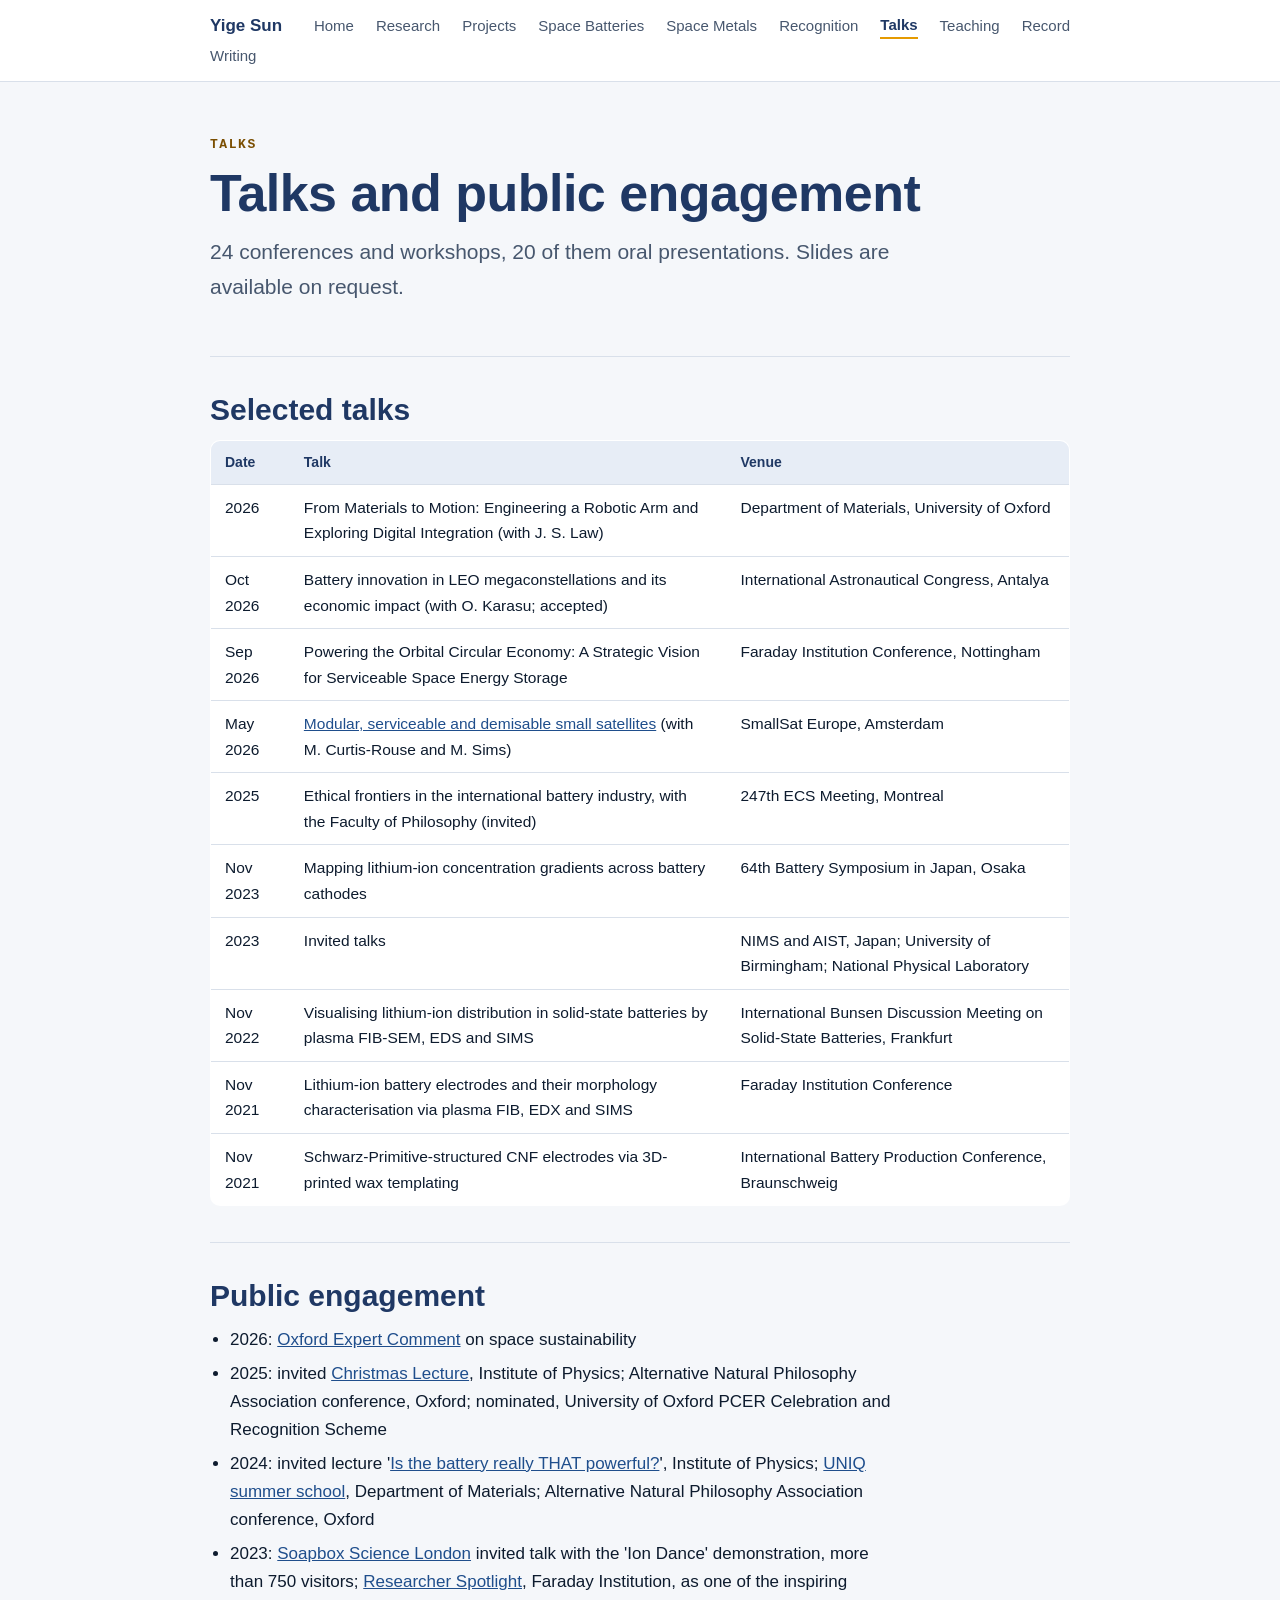
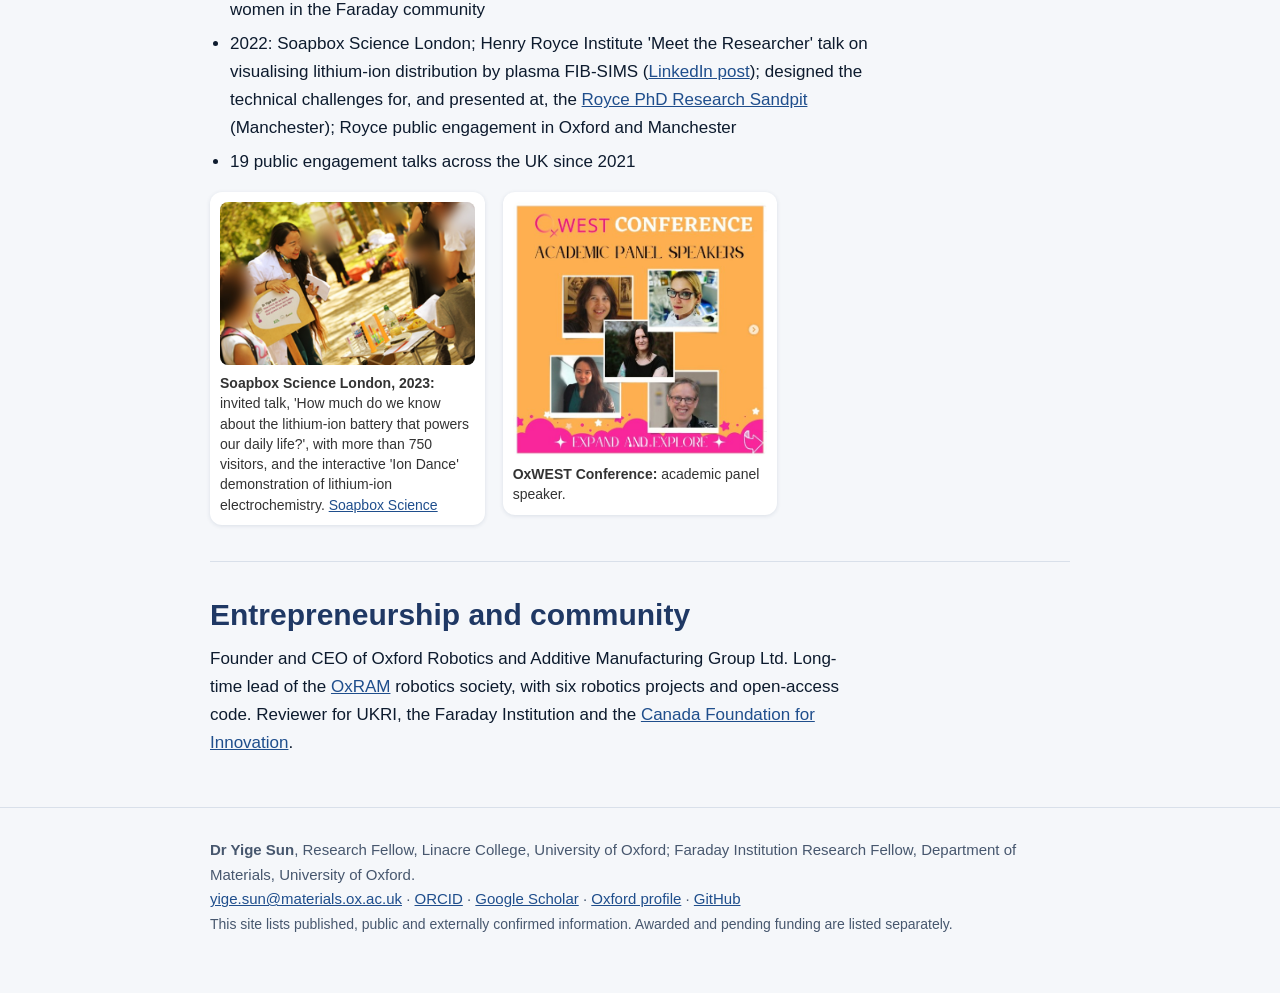
<file: talks.html>
<!doctype html><html lang="en"><head><meta charset="utf-8"><meta name="viewport" content="width=device-width,initial-scale=1"><title>Talks and public engagement | Dr Yige Sun</title><meta name="description" content="Talks and public engagement of Dr Yige Sun."><link rel="stylesheet" href="assets/style.css"></head><body>
<nav><div class="wrap"><a class="brand" href="index.html">Yige Sun</a><a class="l" href="index.html">Home</a><a class="l" href="research.html">Research</a><a class="l" href="projects.html">Projects</a><a class="l" href="space-batteries.html">Space Batteries</a><a class="l" href="space-metals.html">Space Metals</a><a class="l" href="recognition.html">Recognition</a><a class="l" href="talks.html" aria-current=page>Talks</a><a class="l" href="teaching.html">Teaching</a><a class="l" href="record.html">Record</a><a class="l" href="writing.html">Writing</a></div></nav>
<main class="wrap">
<header class="hero"><div class="eyebrow">Talks</div><h1>Talks and public engagement</h1>
<p class="lede">24 conferences and workshops, 20 of them oral presentations. Slides are available on request.</p></header>
<section><h2>Selected talks</h2>
<table><tr><th>Date</th><th>Talk</th><th>Venue</th></tr>
<tr><td>2026</td><td>From Materials to Motion: Engineering a Robotic Arm and Exploring Digital Integration (with J. S. Law)</td><td>Department of Materials, University of Oxford</td></tr>
<tr><td>Oct 2026</td><td>Battery innovation in LEO megaconstellations and its economic impact (with O. Karasu; accepted)</td><td>International Astronautical Congress, Antalya</td></tr>
<tr><td>Sep 2026</td><td>Powering the Orbital Circular Economy: A Strategic Vision for Serviceable Space Energy Storage</td><td>Faraday Institution Conference, Nottingham</td></tr>
<tr><td>May 2026</td><td><a href="https://smallsateurope.com/paper/modular-serviceable-and-demisable-small-satellites-engineering-a-resilient-european-space-defence-architecture/">Modular, serviceable and demisable small satellites</a> (with M. Curtis-Rouse and M. Sims)</td><td>SmallSat Europe, Amsterdam</td></tr>
<tr><td>2025</td><td>Ethical frontiers in the international battery industry, with the Faculty of Philosophy (invited)</td><td>247th ECS Meeting, Montreal</td></tr>
<tr><td>Nov 2023</td><td>Mapping lithium-ion concentration gradients across battery cathodes</td><td>64th Battery Symposium in Japan, Osaka</td></tr>
<tr><td>2023</td><td>Invited talks</td><td>NIMS and AIST, Japan; University of Birmingham; National Physical Laboratory</td></tr>
<tr><td>Nov 2022</td><td>Visualising lithium-ion distribution in solid-state batteries by plasma FIB-SEM, EDS and SIMS</td><td>International Bunsen Discussion Meeting on Solid-State Batteries, Frankfurt</td></tr>
<tr><td>Nov 2021</td><td>Lithium-ion battery electrodes and their morphology characterisation via plasma FIB, EDX and SIMS</td><td>Faraday Institution Conference</td></tr>
<tr><td>Nov 2021</td><td>Schwarz-Primitive-structured CNF electrodes via 3D-printed wax templating</td><td>International Battery Production Conference, Braunschweig</td></tr></table></section>
<section><h2>Public engagement</h2>
<ul class="plain"><li>2026: <a href="https://www.ox.ac.uk/news/2026-03-24-expert-comment-frontier-feedback-loop-why-space-must-become-circular">Oxford Expert Comment</a> on space sustainability</li><li>2025: invited <a href="https://iop.eventsair.com/cmcm2025/">Christmas Lecture</a>, Institute of Physics; Alternative Natural Philosophy Association conference, Oxford; nominated, University of Oxford PCER Celebration and Recognition Scheme</li><li>2024: invited lecture '<a href="https://www.iop.org/events/battery-really-powerful">Is the battery really THAT powerful?</a>', Institute of Physics; <a href="https://www.materials.ox.ac.uk/uniq">UNIQ summer school</a>, Department of Materials; Alternative Natural Philosophy Association conference, Oxford</li><li>2023: <a href="http://soapboxscience.org/soapbox-science-london-2023/">Soapbox Science London</a> invited talk with the 'Ion Dance' demonstration, more than 750 visitors; <a href="https://www.linkedin.com/posts/thefaradayinstitution_meet-the-faraday-five-hundred-activity-7039254395288481793-bGJD">Researcher Spotlight</a>, Faraday Institution, as one of the inspiring women in the Faraday community</li><li>2022: Soapbox Science London; Henry Royce Institute 'Meet the Researcher' talk on visualising lithium-ion distribution by plasma FIB-SIMS (<a href="https://www.linkedin.com/posts/activity-7049044450706120705-i9AD">LinkedIn post</a>); designed the technical challenges for, and presented at, the <a href="https://www.royce.ac.uk/news/doctoral-students-engage-with-metrology-and-materials-at-royce-student-sandpit/">Royce PhD Research Sandpit</a> (Manchester); Royce public engagement in Oxford and Manchester</li><li>19 public engagement talks across the UK since 2021</li></ul>
<div class="media" style="margin-top:16px">
<figure><img class="nat" src="assets/soapbox.jpg" alt="Yige Sun at Soapbox Science London, 2023"><figcaption><b>Soapbox Science London, 2023:</b> invited talk, 'How much do we know about the lithium-ion battery that powers our daily life?', with more than 750 visitors, and the interactive 'Ion Dance' demonstration of lithium-ion electrochemistry. <a href="http://soapboxscience.org/soapbox-science-london-2023/">Soapbox Science</a></figcaption></figure>
<figure><img class="nat" src="assets/oxwest-panel.jpg" alt="OxWEST Conference academic panel speakers"><figcaption><b>OxWEST Conference:</b> academic panel speaker.</figcaption></figure></div></section>

<section><h2>Entrepreneurship and community</h2>
<p>Founder and CEO of Oxford Robotics and Additive Manufacturing Group Ltd. Long-time lead of the <a href="https://www.oxramsociety.org/">OxRAM</a> robotics society, with six robotics projects and open-access code. Reviewer for UKRI, the Faraday Institution and the <a href="https://www.innovation.ca/">Canada Foundation for Innovation</a>.</p></section>
</main>
<footer><div class="wrap"><b>Dr Yige Sun</b>, Research Fellow, Linacre College, University of Oxford; Faraday Institution Research Fellow, Department of Materials, University of Oxford.<br>
<a href="mailto:yige.sun@materials.ox.ac.uk">yige.sun@materials.ox.ac.uk</a> · <a href="https://orcid.org/0000-0001-8661-8642">ORCID</a> · <a href="https://scholar.google.co.uk/citations?user=p5d-u5sAAAAJ&hl=en">Google Scholar</a> · <a href="https://materialsoutreach.web.ox.ac.uk/people/dr-yige-sun">Oxford profile</a> · <a href="https://github.com/OxRAMSociety">GitHub</a><br>
<span class="note">This site lists published, public and externally confirmed information. Awarded and pending funding are listed separately.</span></div></footer></body></html>
</file>
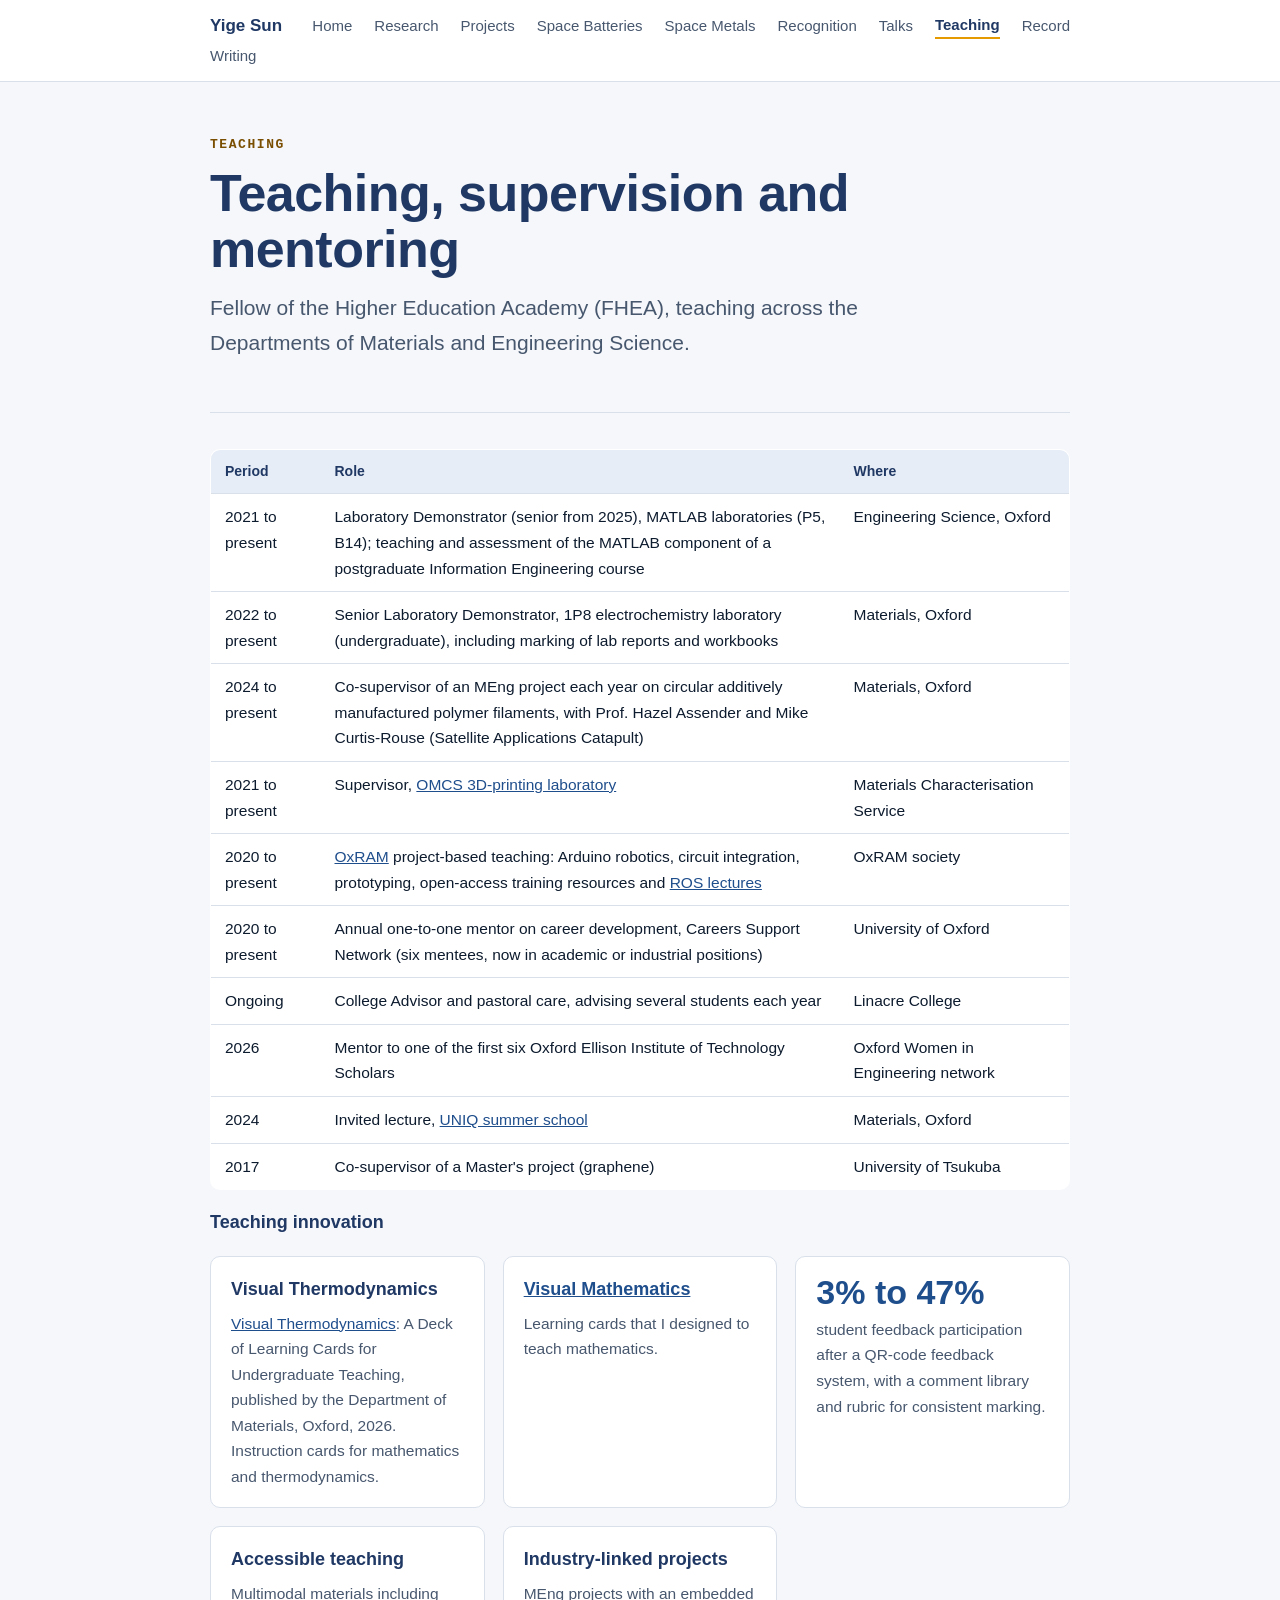
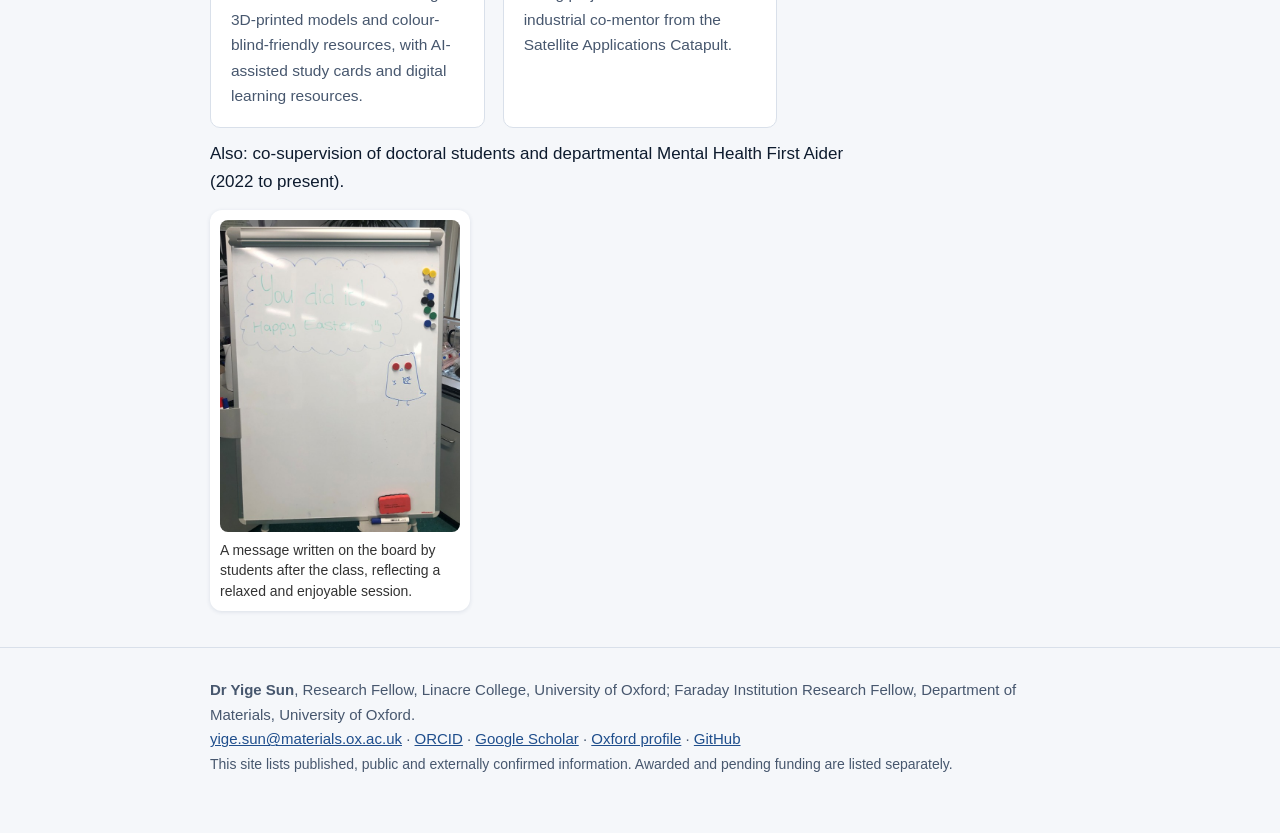
<file: teaching.html>
<!doctype html><html lang="en"><head><meta charset="utf-8"><meta name="viewport" content="width=device-width,initial-scale=1"><title>Teaching | Dr Yige Sun</title><meta name="description" content="Teaching, supervision and mentoring of Dr Yige Sun, FHEA."><link rel="stylesheet" href="assets/style.css"></head><body>
<nav><div class="wrap"><a class="brand" href="index.html">Yige Sun</a><a class="l" href="index.html">Home</a><a class="l" href="research.html">Research</a><a class="l" href="projects.html">Projects</a><a class="l" href="space-batteries.html">Space Batteries</a><a class="l" href="space-metals.html">Space Metals</a><a class="l" href="recognition.html">Recognition</a><a class="l" href="talks.html">Talks</a><a class="l" href="teaching.html" aria-current=page>Teaching</a><a class="l" href="record.html">Record</a><a class="l" href="writing.html">Writing</a></div></nav>
<main class="wrap">
<header class="hero"><div class="eyebrow">Teaching</div><h1>Teaching, supervision and mentoring</h1>
<p class="lede">Fellow of the Higher Education Academy (FHEA), teaching across the Departments of Materials and Engineering Science.</p></header>
<section id="teaching">
<table><tr><th style="width:110px">Period</th><th>Role</th><th style="width:230px">Where</th></tr>
<tr><td>2021 to present</td><td>Laboratory Demonstrator (senior from 2025), MATLAB laboratories (P5, B14); teaching and assessment of the MATLAB component of a postgraduate Information Engineering course</td><td>Engineering Science, Oxford</td></tr>
<tr><td>2022 to present</td><td>Senior Laboratory Demonstrator, 1P8 electrochemistry laboratory (undergraduate), including marking of lab reports and workbooks</td><td>Materials, Oxford</td></tr>
<tr><td>2024 to present</td><td>Co-supervisor of an MEng project each year on circular additively manufactured polymer filaments, with Prof. Hazel Assender and Mike Curtis-Rouse (Satellite Applications Catapult)</td><td>Materials, Oxford</td></tr>
<tr><td>2021 to present</td><td>Supervisor, <a href="https://www-omcs.materials.ox.ac.uk/">OMCS 3D-printing laboratory</a></td><td>Materials Characterisation Service</td></tr>
<tr><td>2020 to present</td><td><a href="https://www.oxramsociety.org/">OxRAM</a> project-based teaching: Arduino robotics, circuit integration, prototyping, open-access training resources and <a href="https://github.com/OxRAMSociety/RobotArm/tree/main/Tutorials">ROS lectures</a></td><td>OxRAM society</td></tr>
<tr><td>2020 to present</td><td>Annual one-to-one mentor on career development, Careers Support Network (six mentees, now in academic or industrial positions)</td><td>University of Oxford</td></tr>
<tr><td>Ongoing</td><td>College Advisor and pastoral care, advising several students each year</td><td>Linacre College</td></tr>
<tr><td>2026</td><td>Mentor to one of the first six Oxford Ellison Institute of Technology Scholars</td><td>Oxford Women in Engineering network</td></tr>
<tr><td>2024</td><td>Invited lecture, <a href="https://www.materials.ox.ac.uk/uniq">UNIQ summer school</a></td><td>Materials, Oxford</td></tr>
<tr><td>2017</td><td>Co-supervisor of a Master's project (graphene)</td><td>University of Tsukuba</td></tr></table>
<h3 style="margin-top:18px">Teaching innovation</h3>
<div class="grid">
<div class="card"><h3>Visual Thermodynamics</h3><p><a href="https://hzgezi-lynette.github.io/Thermodynamics-teaching-materials/">Visual Thermodynamics</a>: A Deck of Learning Cards for Undergraduate Teaching, published by the Department of Materials, Oxford, 2026. Instruction cards for mathematics and thermodynamics.</p></div>
<div class="card"><h3><a href="https://hzgezi-lynette.github.io/math-learning-cards/">Visual Mathematics</a></h3><p>Learning cards that I designed to teach mathematics.</p></div>
<div class="card"><span class="big">3% to 47%</span><p>student feedback participation after a QR-code feedback system, with a comment library and rubric for consistent marking.</p></div>
<div class="card"><h3>Accessible teaching</h3><p>Multimodal materials including 3D-printed models and colour-blind-friendly resources, with AI-assisted study cards and digital learning resources.</p></div>
<div class="card"><h3>Industry-linked projects</h3><p>MEng projects with an embedded industrial co-mentor from the Satellite Applications Catapult.</p></div></div>
<p style="margin-top:12px">Also: co-supervision of doctoral students and departmental Mental Health First Aider (2022 to present).</p>
<div class="media" style="grid-template-columns:minmax(200px,260px)"><figure><img class="nat" src="assets/easter-whiteboard.jpg" alt="Whiteboard message written by students after the class"><figcaption>A message written on the board by students after the class, reflecting a relaxed and enjoyable session.</figcaption></figure></div></section>
</main>
<footer><div class="wrap"><b>Dr Yige Sun</b>, Research Fellow, Linacre College, University of Oxford; Faraday Institution Research Fellow, Department of Materials, University of Oxford.<br>
<a href="mailto:yige.sun@materials.ox.ac.uk">yige.sun@materials.ox.ac.uk</a> · <a href="https://orcid.org/0000-0001-8661-8642">ORCID</a> · <a href="https://scholar.google.co.uk/citations?user=p5d-u5sAAAAJ&hl=en">Google Scholar</a> · <a href="https://materialsoutreach.web.ox.ac.uk/people/dr-yige-sun">Oxford profile</a> · <a href="https://github.com/OxRAMSociety">GitHub</a><br>
<span class="note">This site lists published, public and externally confirmed information. Awarded and pending funding are listed separately.</span></div></footer></body></html>
</file>
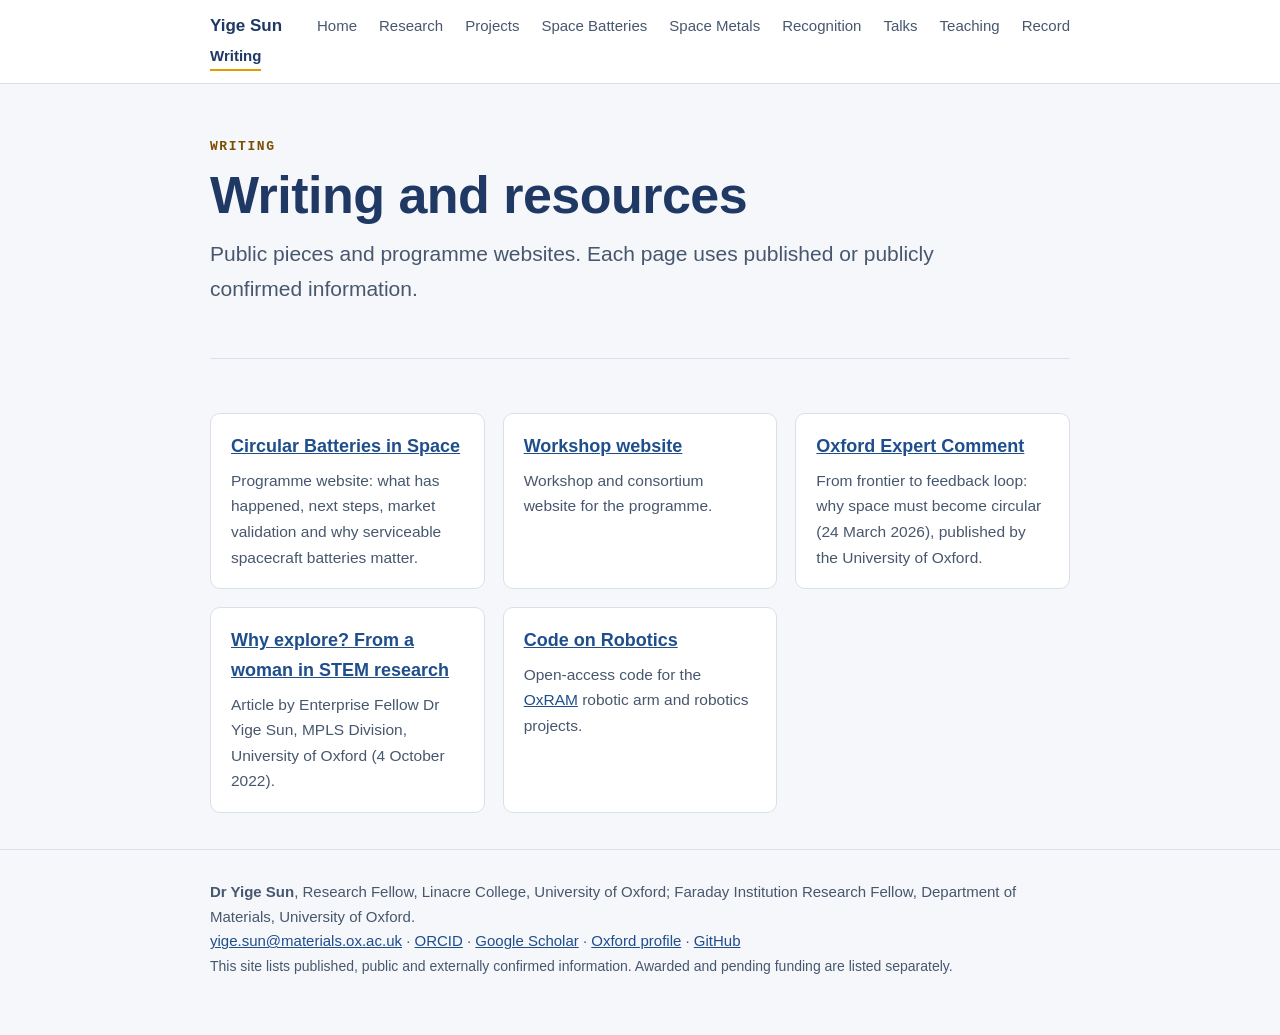
<file: writing.html>
<!doctype html><html lang="en"><head><meta charset="utf-8"><meta name="viewport" content="width=device-width,initial-scale=1"><title>Writing and resources | Dr Yige Sun</title><meta name="description" content="Writing and resources by Dr Yige Sun."><link rel="stylesheet" href="assets/style.css"></head><body>
<nav><div class="wrap"><a class="brand" href="index.html">Yige Sun</a><a class="l" href="index.html">Home</a><a class="l" href="research.html">Research</a><a class="l" href="projects.html">Projects</a><a class="l" href="space-batteries.html">Space Batteries</a><a class="l" href="space-metals.html">Space Metals</a><a class="l" href="recognition.html">Recognition</a><a class="l" href="talks.html">Talks</a><a class="l" href="teaching.html">Teaching</a><a class="l" href="record.html">Record</a><a class="l" href="writing.html" aria-current=page>Writing</a></div></nav>
<main class="wrap">
<header class="hero"><div class="eyebrow">Writing</div><h1>Writing and resources</h1>
<p class="lede">Public pieces and programme websites. Each page uses published or publicly confirmed information.</p></header>
<section><div class="grid">
<div class="card"><h3><a href="space-batteries.html">Circular Batteries in Space</a></h3><p>Programme website: what has happened, next steps, market validation and why serviceable spacecraft batteries matter.</p></div>
<div class="card"><h3><a href="https://hzgezi-lynette.github.io/circular-space-batt/">Workshop website</a></h3><p>Workshop and consortium website for the programme.</p></div>
<div class="card"><h3><a href="https://www.ox.ac.uk/news/2026-03-24-expert-comment-frontier-feedback-loop-why-space-must-become-circular">Oxford Expert Comment</a></h3><p>From frontier to feedback loop: why space must become circular (24 March 2026), published by the University of Oxford.</p></div>
<div class="card"><h3><a href="https://www.mpls.ox.ac.uk/training/enterprise/enterprise-and-innovation-fellowships/enterprise-fellows-blog/why-explore-from-a-woman-in-stem-research">Why explore? From a woman in STEM research</a></h3><p>Article by Enterprise Fellow Dr Yige Sun, MPLS Division, University of Oxford (4 October 2022).</p></div>
<div class="card"><h3><a href="https://github.com/OxRAMSociety">Code on Robotics</a></h3><p>Open-access code for the <a href="https://www.oxramsociety.org/">OxRAM</a> robotic arm and robotics projects.</p></div></div></section>
</main>
<footer><div class="wrap"><b>Dr Yige Sun</b>, Research Fellow, Linacre College, University of Oxford; Faraday Institution Research Fellow, Department of Materials, University of Oxford.<br>
<a href="mailto:yige.sun@materials.ox.ac.uk">yige.sun@materials.ox.ac.uk</a> · <a href="https://orcid.org/0000-0001-8661-8642">ORCID</a> · <a href="https://scholar.google.co.uk/citations?user=p5d-u5sAAAAJ&hl=en">Google Scholar</a> · <a href="https://materialsoutreach.web.ox.ac.uk/people/dr-yige-sun">Oxford profile</a> · <a href="https://github.com/OxRAMSociety">GitHub</a><br>
<span class="note">This site lists published, public and externally confirmed information. Awarded and pending funding are listed separately.</span></div></footer></body></html>
</file>
<file: assets/style.css>
:root{--bg:#F5F7FA;--card:#fff;--ink:#0D1B2E;--soft:#47576E;--line:#D9E0EA;--navy:#1F3864;--blue:#1F4E8C;--amber:#E59A00;--red:#C00000;--wash:#E7EDF6}
*{box-sizing:border-box}
html{scroll-behavior:smooth}
body{margin:0;background:var(--bg);color:var(--ink);font:17px/1.65 -apple-system,BlinkMacSystemFont,"Segoe UI",Helvetica,Arial,sans-serif}
a{color:var(--blue)}a:hover{color:var(--navy)}
.wrap{max-width:900px;margin:0 auto;padding:0 20px}
nav{position:sticky;top:0;background:rgba(255,255,255,.96);border-bottom:1px solid var(--line);z-index:5}
nav .wrap{display:flex;flex-wrap:wrap;gap:4px 22px;align-items:center;padding-top:12px;padding-bottom:12px}
nav .brand{font-weight:700;color:var(--navy);text-decoration:none;margin-right:auto}
nav a.l{text-decoration:none;color:var(--soft);font-size:15px}
nav a.l[aria-current=page]{color:var(--navy);font-weight:600;border-bottom:2px solid var(--amber)}
header.hero{padding:56px 0 34px}
.eyebrow{font:600 13px/1 ui-monospace,Menlo,Consolas,monospace;letter-spacing:.12em;text-transform:uppercase;color:#7A4E00}
h1{font-size:clamp(32px,6vw,52px);line-height:1.08;margin:14px 0 14px;color:var(--navy);letter-spacing:-.01em}
h2{font-size:clamp(23px,3.6vw,30px);line-height:1.15;margin:0 0 12px;color:var(--navy)}
h3{font-size:18px;margin:0 0 6px;color:var(--navy)}
.lede{font-size:clamp(18px,2.3vw,21px);color:var(--soft);max-width:62ch;margin:0 0 18px}
section{padding:36px 0;border-top:1px solid var(--line)}
p{margin:0 0 14px;max-width:68ch}
b.k{color:var(--red)}
.grid{display:grid;grid-template-columns:repeat(auto-fit,minmax(250px,1fr));gap:18px;margin-top:18px}
.card{background:var(--card);border:1px solid var(--line);border-radius:10px;padding:18px 20px;min-width:0}
.card p{font-size:15.5px;color:var(--soft);margin:0}
.card .big{display:block;font-size:34px;line-height:1;font-weight:700;color:var(--blue);margin-bottom:8px}
.pill{display:inline-block;font-size:13px;padding:3px 10px;border-radius:99px;background:var(--wash);color:var(--navy);margin:0 6px 6px 0}
.btn{display:inline-block;background:var(--navy);color:#fff;text-decoration:none;padding:10px 18px;border-radius:8px;margin:6px 10px 6px 0;font-size:15.5px}
.btn.alt{background:#fff;color:var(--navy);border:1px solid var(--navy)}
table{border-collapse:collapse;width:100%;background:var(--card);border:1px solid var(--line);border-radius:10px;overflow:hidden;font-size:15.5px}
th,td{padding:10px 14px;text-align:left;vertical-align:top;border-bottom:1px solid var(--line)}
th{background:var(--wash);color:var(--navy);font-size:14px}
tr:last-child td{border-bottom:0}
.tl{list-style:none;margin:18px 0 0;padding:0;border-left:3px solid var(--line)}
.tl li{position:relative;padding:0 0 18px 22px}
.tl li:before{content:"";position:absolute;left:-9px;top:7px;width:15px;height:15px;border-radius:50%;background:var(--amber);border:3px solid var(--bg)}
.tl .y{font:600 13px/1 ui-monospace,Menlo,Consolas,monospace;color:var(--soft);display:block;margin-bottom:4px}
.tl .t{font-weight:600}
.note{font-size:14px;color:var(--soft);max-width:72ch}
.cells{display:flex;gap:5px;max-width:360px;margin:20px 0 6px}.cells i{flex:1;height:18px;border-radius:3px;background:var(--amber)}.cells i.off{background:var(--line)}
footer{border-top:1px solid var(--line);padding:30px 0 56px;color:var(--soft);font-size:15px}
@media(max-width:560px){body{font-size:16px}nav .brand{width:100%}}
.herogrid{display:grid;grid-template-columns:1fr 240px;gap:28px;align-items:center}
.herogrid img{width:100%;border-radius:12px;border:1px solid var(--line);display:block}
.herogrid.top{align-items:start}
@media(max-width:700px){.herogrid{grid-template-columns:1fr}.herogrid img{max-width:230px;order:-1}}
ul.plain{margin:0 0 14px;padding-left:20px;max-width:72ch}ul.plain li{margin-bottom:6px}
.aw{list-style:none;padding:0;margin:0}.aw li{display:grid;grid-template-columns:78px 1fr;gap:10px;padding:8px 0;border-bottom:1px dashed var(--line)}
.aw .y{font:600 13px/1.9 ui-monospace,Menlo,Consolas,monospace;color:var(--soft)}
.contact{background:var(--card);border:1px solid var(--line);border-radius:10px;padding:18px 20px}
.mission{font-size:clamp(20px,2.6vw,25px);line-height:1.35;color:var(--navy);font-weight:600;max-width:34ch;margin:0 0 16px}
.chain{display:grid;grid-template-columns:repeat(4,1fr);gap:14px;margin-top:20px;position:relative}
.node{display:flex;flex-direction:column;align-items:flex-start;justify-content:flex-start;background:var(--card);border:2px solid var(--line);border-radius:14px;padding:16px 14px 14px;text-align:left;cursor:pointer;font:inherit;color:inherit;position:relative}
.node:hover,.node[aria-expanded=true]{border-color:var(--amber);box-shadow:0 2px 10px rgba(31,56,100,.12)}
.node svg{width:46px;height:46px;stroke:var(--blue);fill:none;stroke-width:1.8;stroke-linecap:round;stroke-linejoin:round;display:block;margin-bottom:8px}
.node .n{font:600 12px/1 ui-monospace,Menlo,Consolas,monospace;color:var(--soft);letter-spacing:.08em}
.node h3{margin:4px 0 4px;font-size:18px}
.node p{margin:0;font-size:14.5px;color:var(--soft);line-height:1.4}
.chain .node:nth-child(-n+3):after{content:"\2192";position:absolute;right:-13px;top:42%;font-size:20px;color:var(--amber);background:var(--bg);width:12px;text-align:center;z-index:2}
.loopbar{grid-column:2/5;height:22px;border:2px dashed var(--amber);border-top:0;border-radius:0 0 12px 12px;margin:-6px 0 0;position:relative;font-size:13px;color:var(--soft);text-align:center;line-height:42px}
.loopbar span{background:var(--bg);padding:0 8px}
.node.wide{grid-column:1/-1;display:grid;grid-template-columns:62px 1fr;gap:14px;align-items:center}
.wide.dash{border-style:dashed}
.wide svg{margin:0}
.panel{background:var(--card);border:1px solid var(--line);border-left:5px solid var(--amber);border-radius:10px;padding:18px 22px;margin-top:16px}
.js .panel[hidden]{display:none}
.panel h3{margin-top:2px}.panel h4{margin:14px 0 4px;font-size:15px;color:var(--navy);text-transform:uppercase;letter-spacing:.06em}
.panel ul{margin:0 0 6px;padding-left:20px}.panel li{margin-bottom:5px;font-size:16px}
.tag{font-size:12px;padding:1px 8px;border-radius:99px;background:var(--wash);color:var(--navy);margin-left:6px}
.tag.plan{background:#FFF1D6;color:#7A4E00}
@media(max-width:760px){.chain{grid-template-columns:1fr 1fr}.chain .node:nth-child(-n+3):after{display:none}.loopbar{display:none}}
@media(max-width:430px){.chain{grid-template-columns:1fr}}

.media{display:grid;grid-template-columns:repeat(auto-fit,minmax(240px,1fr));gap:18px;align-items:start}
.media figure{margin:0;background:#fff;border-radius:12px;padding:10px;box-shadow:0 1px 4px rgba(31,56,100,.12)}
.media img{width:100%;height:auto;border-radius:8px;display:block}
.media img.cover{max-width:260px;margin:0 auto}
.media figcaption{font-size:14px;line-height:1.45;margin-top:8px;color:#333}

.media{grid-template-columns:repeat(3,1fr)}
.media img{height:240px;object-fit:cover;object-position:50% 25%}
.media img.cover{height:240px;max-width:none;object-fit:contain;background:#eef2f9}
@media(max-width:760px){.media{grid-template-columns:1fr}}

.media img{object-position:50% 30%}
.media img.cover{object-position:50% 50%}

.media img.nat{height:auto;object-fit:initial}


section h4{margin:14px 0 4px;color:var(--navy);font-size:16px}

/* Content from the Batteries in Orbit story page, used as written */
.oe{--surface:#fff;--ink-soft:#42526A;--accent:#E59A00;--accent-ink:#7A4E00;--blue:#1F4E8C;--blue-soft:#C9D8EE;--warn:#C23B22;--bg:#EEF1F5;--line:#D3DAE4}
.oe .sub{padding:26px 0 8px;border-top:1px solid var(--line)}
.oe .sub:first-of-type{border-top:0}
.oe .eyebrow{font-family:ui-monospace,Menlo,Consolas,monospace;font-size:13px;letter-spacing:.12em;text-transform:uppercase;color:var(--accent-ink)}
.oe h3{font-size:clamp(22px,3.6vw,30px);line-height:1.15;margin:8px 0 12px;color:var(--navy)}
.oe .stats{display:grid;grid-template-columns:repeat(auto-fit,minmax(220px,1fr));gap:20px;margin:22px 0 8px}
.oe .stat{background:var(--surface);border:1px solid var(--line);border-radius:10px;padding:20px 20px 18px;min-width:0}
.oe .stat b{display:block;font-size:clamp(38px,7vw,52px);line-height:1;letter-spacing:-.02em;color:var(--blue)}
.oe .stat span{display:block;margin-top:10px;color:var(--ink-soft);font-size:15px;line-height:1.45}
.oe .stat .bar{height:6px;border-radius:3px;background:var(--line);margin-top:14px;overflow:hidden}
.oe .stat .bar u{display:block;height:100%;background:var(--accent);text-decoration:none}
.oe .note{font-family:ui-monospace,Menlo,Consolas,monospace;font-size:12px;color:var(--ink-soft);margin-top:10px;max-width:70ch}
.oe .chart{margin:24px 0 8px;background:var(--surface);border:1px solid var(--line);border-radius:10px;padding:22px 20px;overflow-x:auto}
.oe .chart-inner{min-width:520px}
.oe .row{display:grid;grid-template-columns:minmax(170px,1.2fr) 3fr 118px;gap:14px;align-items:center;padding:9px 0;border-bottom:1px dashed var(--line)}
.oe .row:last-of-type{border-bottom:0}
.oe .row .lab{font-size:15px;line-height:1.35}
.oe .row .lab small{display:block;color:var(--ink-soft);font-size:12.5px}
.oe .track{position:relative;height:14px;background:var(--bg);border-radius:7px}
.oe .fill{position:absolute;top:0;height:100%;border-radius:7px;background:var(--blue)}
.oe .fill.risk{background:var(--warn)}
.oe .fill.dot{width:10px;border-radius:50%;height:14px;background:var(--accent)}
.oe .val{font-family:ui-monospace,Menlo,Consolas,monospace;font-size:13.5px;text-align:right;white-space:nowrap}
.oe .axis{display:grid;grid-template-columns:minmax(170px,1.2fr) 3fr 118px;gap:14px;font-family:ui-monospace,Menlo,Consolas,monospace;font-size:11.5px;color:var(--ink-soft);margin-top:4px}
.oe .axis div:nth-child(2){display:flex;justify-content:space-between}
.oe .compare{display:grid;grid-template-columns:repeat(auto-fit,minmax(260px,1fr));gap:20px;margin-top:20px}
.oe .path{background:var(--surface);border:1px solid var(--line);border-radius:10px;padding:20px;min-width:0}
.oe .path h4{font-family:ui-monospace,Menlo,Consolas,monospace;font-size:12.5px;letter-spacing:.1em;text-transform:uppercase;margin:0 0 14px;color:var(--ink-soft);font-weight:500}
.oe .steps{display:flex;gap:8px;flex-wrap:wrap}
.oe .step{flex:1 1 90px;border-radius:8px;padding:12px 10px;font-weight:600;font-size:17px;text-align:center;background:var(--bg);border:1px solid var(--line)}
.oe .path.new .step{background:var(--blue-soft);border-color:transparent}
.oe .path.old .step:last-child{color:var(--warn);border-color:var(--warn)}
.oe .path p{margin:14px 0 0;font-size:15px;color:var(--ink-soft)}
@media (max-width:560px){.oe .row{grid-template-columns:1fr;gap:6px}.oe .val{text-align:left}.oe .axis{grid-template-columns:1fr}.oe .axis div:first-child,.oe .axis div:last-child{display:none}.oe .chart-inner{min-width:0}}
.upd{background:#fff;border:1px solid var(--line);border-left:4px solid var(--blue);border-radius:10px;padding:18px 20px;margin-top:14px}
.upd .when{font:12.5px ui-monospace,Menlo,Consolas,monospace;letter-spacing:.08em;text-transform:uppercase;color:var(--soft)}
.upd h3{margin:6px 0 8px;font-size:20px}
.upd .links a{margin-right:16px}

/* AstroFeedstock */
.af{--navy:#071b38;--blue:#0f74d8;--cyan:#cfeeff;--ink:#122033;--muted:#64748b;--line:#dce6f0;--paper:#f7fafc;--orange:#ff8b3d;color:#172b44}
.af *{box-sizing:border-box}
.af .button{ display:inline-block; background:#fff; color:var(--navy); text-decoration:none; padding:12px 18px; border-radius:8px; font-weight:750; font-size:14px; }
.af .section-head{ display:flex; justify-content:space-between; gap:30px; align-items:end; border-bottom:1px solid var(--line); padding-bottom:22px; margin-bottom:32px; }
.af h2{ margin:0; color:var(--navy); font-size:clamp(28px,4vw,44px); line-height:1.08; letter-spacing:-.035em; }
.af .section-head p{ max-width:450px; margin:0; color:#5e7891; }
.af .intro{ font-size:22px; max-width:900px; color:#29435e; }
.af .stats{ display:grid; grid-template-columns:repeat(4,1fr); gap:14px; margin-top:34px; }
.af .stat{ background:white; border:1px solid var(--line); border-top:3px solid var(--blue); padding:20px; min-height:145px; }
.af .stat:nth-child(2){ border-top-color:var(--orange); }
.af .stat:nth-child(3){ border-top-color:#37b779; }
.af .stat:nth-child(4){ border-top-color:#d95caa; }
.af .stat strong{ display:block; color:var(--navy); font-size:31px; line-height:1; letter-spacing:-.04em; margin-bottom:10px; }
.af .stat span{ color:var(--muted); font-size:13px; }
.af .panel{ background:var(--cyan); border:1px solid #93d2ff; border-radius:22px; padding:34px; }
.af .panel h3{ margin:0 0 14px; font-size:28px; color:var(--navy); line-height:1.1; }
.af .panel p{ margin:0; max-width:680px; color:#35506c; }
.af .flow{ display:grid; grid-template-columns:repeat(6,1fr); gap:10px; margin-top:26px; }
.af .step{ background:white; border:1px solid var(--line); padding:18px 14px; min-height:132px; position:relative; }
.af .step:not(:last-child):after{ content:"→"; position:absolute; right:-12px; top:48px; color:var(--blue); font-size:22px; z-index:2; }
.af .step b{ display:block; color:var(--blue); font-size:12px; letter-spacing:.08em; margin-bottom:18px; }
.af .step strong{ display:block; color:var(--navy); line-height:1.15; margin-bottom:8px; }
.af .step small{ color:var(--muted); font-size:12px; }
.af .grid2{ display:grid; grid-template-columns:1fr 1fr; gap:18px; }
.af .card{ background:white; border:1px solid var(--line); padding:26px; }
.af .card h3{ color:var(--navy); margin:0 0 10px; font-size:20px; }
.af .card p{ color:var(--muted); margin:0; }
.af .quote{ margin-top:32px; font-size:28px; line-height:1.2; color:var(--navy); letter-spacing:-.025em; border-left:4px solid var(--orange); padding-left:20px; }
.af .mission-track{ display:grid; grid-template-columns:repeat(8,1fr); gap:0; margin:35px 0 18px; border-top:2px solid var(--blue); }
.af .mission-node{ min-height:190px; padding:18px 12px 12px; border-right:1px solid var(--line); position:relative; }
.af .mission-node:first-child{ border-left:1px solid var(--line); }
.af .mission-node:before{ content:""; position:absolute; top:-8px; left:12px; width:13px; height:13px; background:white; border:3px solid var(--blue); border-radius:50%; }
.af .mission-node:nth-child(4):before,.af .mission-node:nth-child(5):before{ border-color:var(--orange); }
.af .mission-node:nth-child(6):before,.af .mission-node:nth-child(7):before{ border-color:#37b779; }
.af .mission-node b{ display:block; color:var(--blue); font-size:11px; letter-spacing:.09em; margin:8px 0 18px; }
.af .mission-node strong{ display:block; color:var(--navy); line-height:1.15; margin-bottom:8px; }
.af .mission-node span{ display:block; color:var(--muted); font-size:12px; line-height:1.4; }
.af .mission-note{ background:#fff; border:1px solid var(--line); padding:18px 20px; color:#35506c; font-size:14px; }
.af .formula{ background:var(--navy); color:#d7e7f5; border-radius:14px; padding:24px; margin-top:18px; overflow:auto; }
.af .formula code{ color:#9bd5ff; font-size:17px; }
.af .calc-grid{ display:grid; grid-template-columns:repeat(3,1fr); gap:14px; margin-top:22px; }
.af .calc{ background:white; border:1px solid var(--line); padding:20px; }
.af .calc b{ display:block; color:var(--blue); font-size:12px; letter-spacing:.08em; margin-bottom:9px; }
.af .calc strong{ display:block; color:var(--navy); font-size:22px; margin-bottom:7px; }
.af .calc p{ margin:0; color:var(--muted); font-size:13px; line-height:1.5; }
.af .calc sup{ font-size: 10px; line-height: 0; vertical-align: super; }
.af .data-table{ width:100%; border-collapse:collapse; margin-top:24px; background:white; font-size:13px; display: block; overflow-x: auto; }
.af .data-table th,.af .data-table td{ text-align:left; padding:12px 14px; border:1px solid var(--line); }
.af .data-table th{ background:#edf5fb; color:var(--navy); font-size:11px; letter-spacing:.05em; text-transform:uppercase; }
.af .data-table td{ color:#41566f; }
.af .data-table td strong{ color:var(--navy); }
.af .detail-note{ margin-top:18px; color:var(--muted); font-size:13px; }
.af .ref-list{ list-style-type: decimal; padding-left: 20px; font-size: 13px; color: var(--muted); line-height: 1.6; }
.af .ref-list li{ margin-bottom: 12px; }
.af .ref-list i{ font-style: italic; }
.af .figure-wrap{ background:#020817; border:1px solid #24486a; border-radius:18px; padding:12px; box-shadow:0 24px 70px rgba(0,0,0,.35); }
.af .figure-wrap img{ display:block; width:100%; height:auto; border-radius:10px; }
.af .caption{ color:#93aec5; font-size:12px; margin:12px 4px 0; }
@media (max-width:800px){.af .stats,.af .flow,.af .grid2{ grid-template-columns:1fr 1fr; }.af .step:not(:last-child):after{ display:none; }.af .section-head{ display:block; }.af .section-head p{ margin-top:15px; }}
@media (max-width:800px){.af .mission-track{ grid-template-columns:repeat(4,1fr); }.af .mission-node{ border-bottom:1px solid var(--line); }}
@media (max-width:800px){.af .calc-grid{ grid-template-columns:1fr; }}
@media (max-width:520px){.af .stats,.af .flow,.af .grid2{ grid-template-columns:1fr; }.af .panel{ padding:24px; }}
.af .eyebrow{color:#79c5ff}.af .panel .eyebrow{color:#0f74d8}.af .quote{margin-top:32px}.af h3{color:var(--navy)}.af section,.af .sec{padding:0}
.af .sec{padding:36px 0;border-top:1px solid #D9E0EA}.af .section-head h2,.af .panel h2{margin:0}.af .data-table{font-size:13px}

.af .button{background:#0f74d8;color:#fff}
.af.sources{background:transparent}

.rb{margin:14px 0;max-width:280px;background:#fff;border-radius:12px;padding:10px;box-shadow:0 1px 4px rgba(31,56,100,.12)}.rb img{width:100%;height:auto;border-radius:8px;display:block}.rb figcaption{font-size:14px;line-height:1.45;margin-top:8px;color:#333}

.rb.wide2{max-width:520px}

.pipeline{margin:14px 0 18px;background:#fff;border-radius:12px;padding:10px;box-shadow:0 1px 4px rgba(31,56,100,.12)}
.pipeline img{width:100%;height:auto;display:block;border-radius:8px}
.pipeline figcaption{font-size:14px;line-height:1.45;margin-top:8px;color:#333}
</file>
